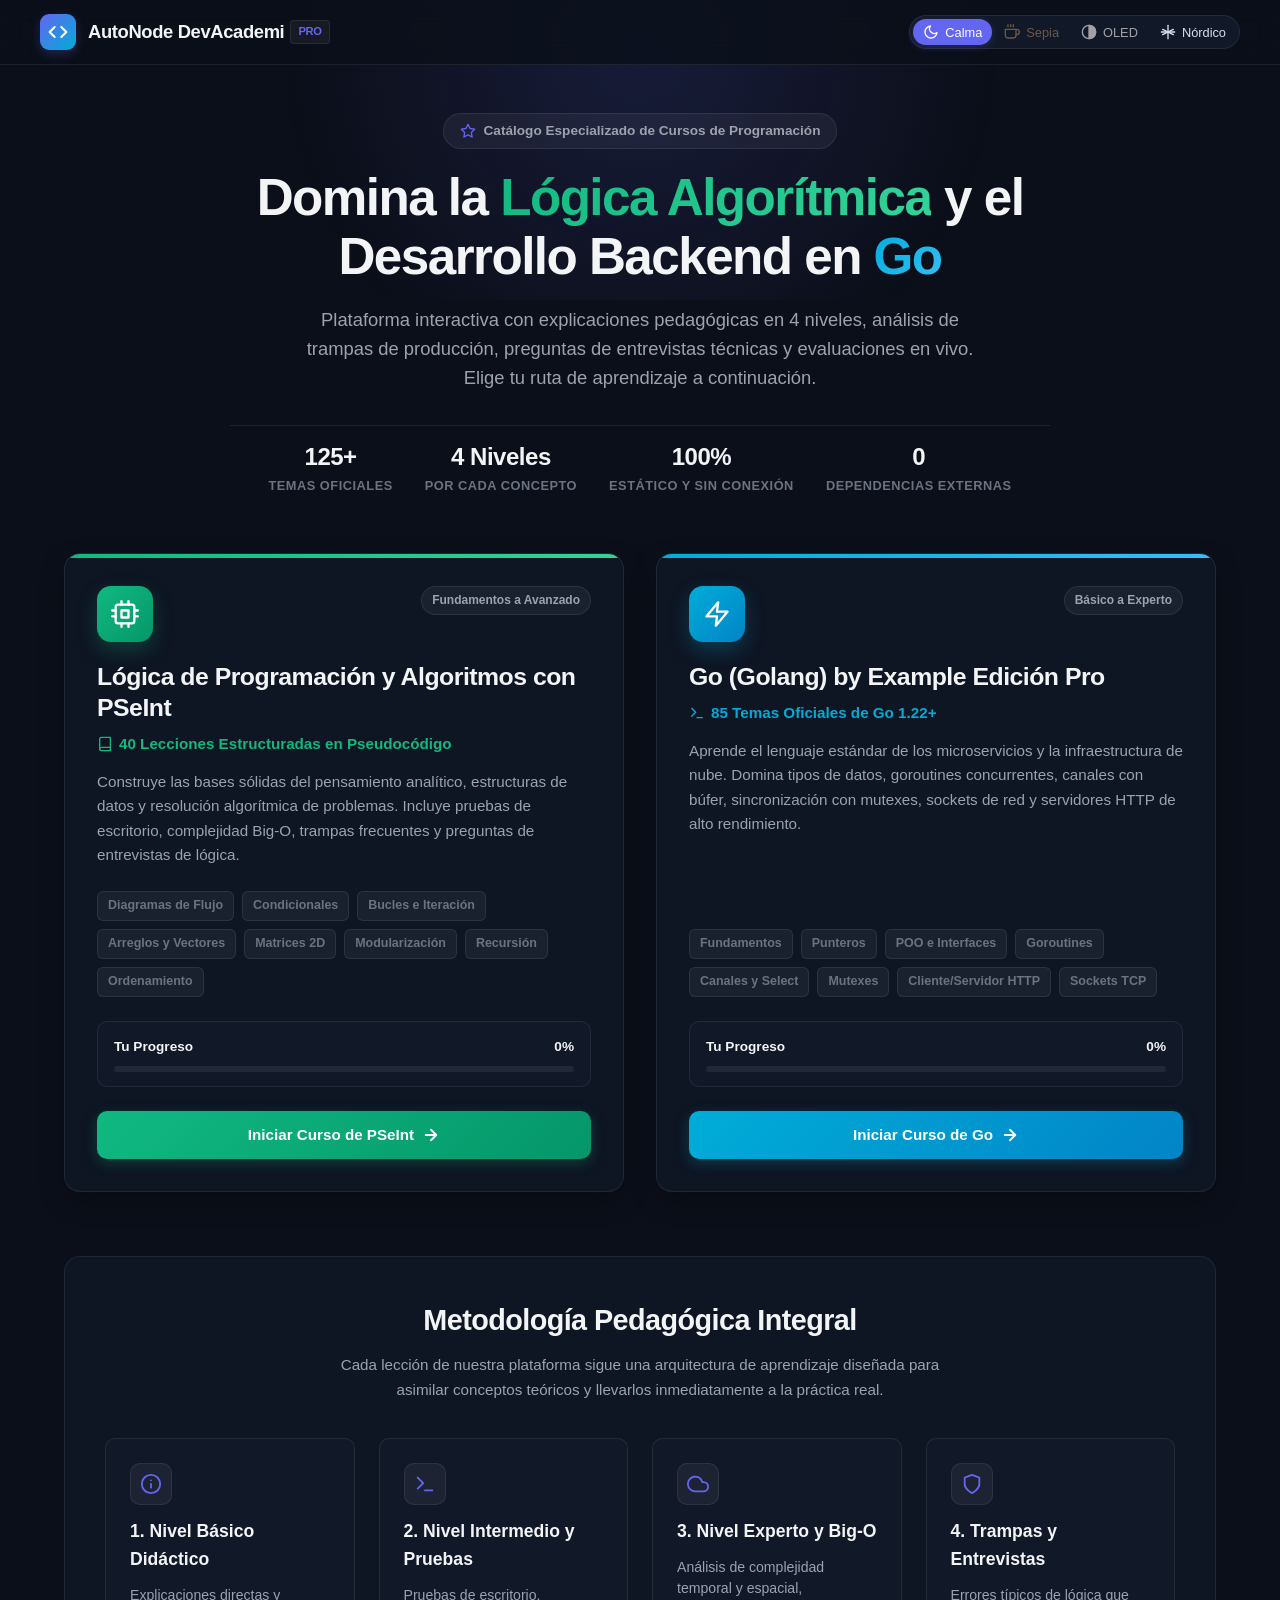
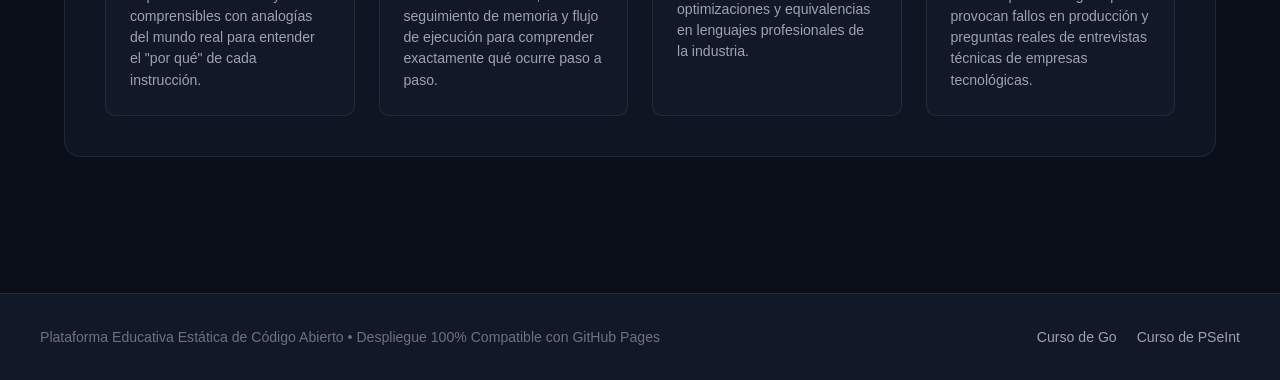
<file: index.html>
<!DOCTYPE html>
<html lang="es">
<head>
  <meta charset="UTF-8">
  <meta name="viewport" content="width=device-width, initial-scale=1.0">
  <title>Plataforma de Cursos Pro | Go y Lógica de Programación en PSeInt</title>
  
  <meta name="description" content="Plataforma interactiva de aprendizaje de programación: Cursos profesionales de Lógica de Programación con PSeInt y Go by Example Pro en español.">
  <meta name="keywords" content="pseint, logica de programacion, algoritmos, golang, go by example, pseudocodigo, programacion en español">
  
  <!-- Favicon y Estilos -->
  <link rel="icon" type="image/svg+xml" href="assets/favicon.svg">
  <link rel="stylesheet" href="css/portal.css?v=1.0">
</head>
<body>

  <!-- Encabezado Superior -->
  <header class="portal-header">
    <div class="portal-nav">
      <a href="index.html" class="brand-wrap">
        <div class="brand-icon">
          <svg aria-hidden="true" width="20" height="20" viewBox="0 0 24 24" fill="none" stroke="currentColor" stroke-width="2.5" stroke-linecap="round" stroke-linejoin="round">
            <polyline points="16 18 22 12 16 6"></polyline>
            <polyline points="8 6 2 12 8 18"></polyline>
          </svg>
        </div>
        <span class="brand-title">
          AutoNode DevAcademi <span class="brand-badge">Pro</span>
        </span>
      </a>

      <!-- Selector de Temas Visuales Antifatiga -->
      <div class="theme-selector-wrap" title="Selecciona un tema para descanso visual">
        <button class="theme-btn active" data-theme="slate" title="Modo Calma Nocturna">
          <svg aria-hidden="true" width="16" height="16" viewBox="0 0 24 24" fill="none" stroke="currentColor" stroke-width="2" stroke-linecap="round" stroke-linejoin="round"><path d="M21 12.79A9 9 0 1 1 11.21 3 7 7 0 0 0 21 12.79z"></path></svg>
          <span>Calma</span>
        </button>
        <button class="theme-btn" data-theme="sepia" title="Modo Sepia / Papel Cálido">
          <svg aria-hidden="true" width="16" height="16" viewBox="0 0 24 24" fill="none" stroke="currentColor" stroke-width="2" stroke-linecap="round" stroke-linejoin="round"><path d="M18 8h1a4 4 0 0 1 0 8h-1"></path><path d="M2 8h16v9a4 4 0 0 1-4 4H6a4 4 0 0 1-4-4V8z"></path><line x1="6" y1="1" x2="6" y2="4"></line><line x1="10" y1="1" x2="10" y2="4"></line><line x1="14" y1="1" x2="14" y2="4"></line></svg>
          <span>Sepia</span>
        </button>
        <button class="theme-btn" data-theme="oled" title="Modo OLED (Negro puro)">
          <svg aria-hidden="true" width="16" height="16" viewBox="0 0 24 24" fill="none" stroke="currentColor" stroke-width="2" stroke-linecap="round" stroke-linejoin="round"><circle cx="12" cy="12" r="10"></circle><path d="M12 2a10 10 0 0 1 0 20z" fill="currentColor"></path></svg>
          <span>OLED</span>
        </button>
        <button class="theme-btn" data-theme="nord" title="Modo Nórdico">
          <svg aria-hidden="true" width="16" height="16" viewBox="0 0 24 24" fill="none" stroke="currentColor" stroke-width="2" stroke-linecap="round" stroke-linejoin="round"><line x1="12" y1="2" x2="12" y2="22"></line><line x1="2" y1="12" x2="22" y2="12"></line><line x1="20" y1="16" x2="4" y2="8"></line><line x1="4" y1="16" x2="20" y2="8"></line></svg>
          <span>Nórdico</span>
        </button>
      </div>
    </div>
  </header>

  <!-- Contenedor Principal del Portal -->
  <main class="portal-main">
    
    <!-- Hero Section -->
    <section class="hero-section">
      <div class="hero-pill">
        <svg aria-hidden="true" width="16" height="16" viewBox="0 0 24 24" fill="none" stroke="currentColor" stroke-width="2" stroke-linecap="round" stroke-linejoin="round">
          <polygon points="12 2 15.09 8.26 22 9.27 17 14.14 18.18 21.02 12 17.77 5.82 21.02 7 14.14 2 9.27 8.91 8.26 12 2"></polygon>
        </svg>
        <span>Catálogo Especializado de Cursos de Programación</span>
      </div>

      <h1 class="hero-title">
        Domina la <span class="hero-highlight-pseint">Lógica Algorítmica</span> y el Desarrollo Backend en <span class="hero-highlight-go">Go</span>
      </h1>

      <p class="hero-description">
        Plataforma interactiva con explicaciones pedagógicas en 4 niveles, análisis de trampas de producción, preguntas de entrevistas técnicas y evaluaciones en vivo. Elige tu ruta de aprendizaje a continuación.
      </p>

      <!-- Métricas Globales -->
      <div class="hero-stats">
        <div class="stat-item">
          <span class="stat-num">125+</span>
          <span class="stat-lbl">Temas Oficiales</span>
        </div>
        <div class="stat-item">
          <span class="stat-num">4 Niveles</span>
          <span class="stat-lbl">Por Cada Concepto</span>
        </div>
        <div class="stat-item">
          <span class="stat-num">100%</span>
          <span class="stat-lbl">Estático y Sin Conexión</span>
        </div>
        <div class="stat-item">
          <span class="stat-num">0</span>
          <span class="stat-lbl">Dependencias Externas</span>
        </div>
      </div>
    </section>

    <!-- Catálogo de Cursos Disponibles -->
    <section class="courses-grid" id="cursos">
      
      <!-- TARJETA CURSO 1: LÓGICA DE PROGRAMACIÓN EN PSEINT -->
      <article class="course-card card-pseint">
        <div class="card-header">
          <div class="card-icon-wrap">
            <svg aria-hidden="true" width="28" height="28" viewBox="0 0 24 24" fill="none" stroke="currentColor" stroke-width="2" stroke-linecap="round" stroke-linejoin="round">
              <rect x="4" y="4" width="16" height="16" rx="2" ry="2"></rect>
              <rect x="9" y="9" width="6" height="6"></rect>
              <line x1="9" y1="1" x2="9" y2="4"></line>
              <line x1="15" y1="1" x2="15" y2="4"></line>
              <line x1="9" y1="20" x2="9" y2="23"></line>
              <line x1="15" y1="20" x2="15" y2="23"></line>
              <line x1="20" y1="9" x2="23" y2="9"></line>
              <line x1="20" y1="14" x2="23" y2="14"></line>
              <line x1="1" y1="9" x2="4" y2="9"></line>
              <line x1="1" y1="14" x2="4" y2="14"></line>
            </svg>
          </div>
          <span class="card-level-badge">Fundamentos a Avanzado</span>
        </div>

        <h2 class="card-title">Lógica de Programación y Algoritmos con PSeInt</h2>
        <div class="card-subtitle">
          <svg aria-hidden="true" width="16" height="16" viewBox="0 0 24 24" fill="none" stroke="currentColor" stroke-width="2" stroke-linecap="round" stroke-linejoin="round"><path d="M4 19.5A2.5 2.5 0 0 1 6.5 17H20"></path><path d="M6.5 2H20v20H6.5A2.5 2.5 0 0 1 4 19.5v-15A2.5 2.5 0 0 1 6.5 2z"></path></svg>
          <span>40 Lecciones Estructuradas en Pseudocódigo</span>
        </div>

        <p class="card-description">
          Construye las bases sólidas del pensamiento analítico, estructuras de datos y resolución algorítmica de problemas. Incluye pruebas de escritorio, complejidad Big-O, trampas frecuentes y preguntas de entrevistas de lógica.
        </p>

        <!-- Etiquetas de Tecnologías / Temas -->
        <div class="card-tags">
          <span class="card-tag">Diagramas de Flujo</span>
          <span class="card-tag">Condicionales</span>
          <span class="card-tag">Bucles e Iteración</span>
          <span class="card-tag">Arreglos y Vectores</span>
          <span class="card-tag">Matrices 2D</span>
          <span class="card-tag">Modularización</span>
          <span class="card-tag">Recursión</span>
          <span class="card-tag">Ordenamiento</span>
        </div>

        <!-- Barra de Progreso del Usuario -->
        <div class="card-progress-wrap">
          <div class="card-progress-info">
            <span>Tu Progreso</span>
            <span id="pseintProgressPct">0%</span>
          </div>
          <div class="card-progress-bar-bg">
            <div class="card-progress-bar-fill" id="pseintProgressBar" style="width: 0%;"></div>
          </div>
        </div>

        <!-- Botón de Entrada al Curso (Ruta relativa segura para GitHub Pages) -->
        <div class="card-actions">
          <a href="./pseint/index.html" class="btn-course-enter" id="btnEnterPseint">
            <span>Iniciar Curso de PSeInt</span>
            <svg aria-hidden="true" width="18" height="18" viewBox="0 0 24 24" fill="none" stroke="currentColor" stroke-width="2.5" stroke-linecap="round" stroke-linejoin="round">
              <line x1="5" y1="12" x2="19" y2="12"></line>
              <polyline points="12 5 19 12 12 19"></polyline>
            </svg>
          </a>
        </div>
      </article>

      <!-- TARJETA CURSO 2: GO BY EXAMPLE PRO -->
      <article class="course-card card-go">
        <div class="card-header">
          <div class="card-icon-wrap">
            <svg aria-hidden="true" width="28" height="28" viewBox="0 0 24 24" fill="none" stroke="currentColor" stroke-width="2" stroke-linecap="round" stroke-linejoin="round">
              <polygon points="13 2 3 14 12 14 11 22 21 10 12 10 13 2"></polygon>
            </svg>
          </div>
          <span class="card-level-badge">Básico a Experto</span>
        </div>

        <h2 class="card-title">Go (Golang) by Example Edición Pro</h2>
        <div class="card-subtitle">
          <svg aria-hidden="true" width="16" height="16" viewBox="0 0 24 24" fill="none" stroke="currentColor" stroke-width="2" stroke-linecap="round" stroke-linejoin="round"><polyline points="4 17 10 11 4 5"></polyline><line x1="12" y1="19" x2="20" y2="19"></line></svg>
          <span>85 Temas Oficiales de Go 1.22+</span>
        </div>

        <p class="card-description">
          Aprende el lenguaje estándar de los microservicios y la infraestructura de nube. Domina tipos de datos, goroutines concurrentes, canales con búfer, sincronización con mutexes, sockets de red y servidores HTTP de alto rendimiento.
        </p>

        <!-- Etiquetas de Tecnologías / Temas -->
        <div class="card-tags">
          <span class="card-tag">Fundamentos</span>
          <span class="card-tag">Punteros</span>
          <span class="card-tag">POO e Interfaces</span>
          <span class="card-tag">Goroutines</span>
          <span class="card-tag">Canales y Select</span>
          <span class="card-tag">Mutexes</span>
          <span class="card-tag">Cliente/Servidor HTTP</span>
          <span class="card-tag">Sockets TCP</span>
        </div>

        <!-- Barra de Progreso del Usuario -->
        <div class="card-progress-wrap">
          <div class="card-progress-info">
            <span>Tu Progreso</span>
            <span id="goProgressPct">0%</span>
          </div>
          <div class="card-progress-bar-bg">
            <div class="card-progress-bar-fill" id="goProgressBar" style="width: 0%;"></div>
          </div>
        </div>

        <!-- Botón de Entrada al Curso (Ruta relativa segura para GitHub Pages) -->
        <div class="card-actions">
          <a href="./golang/index.html" class="btn-course-enter" id="btnEnterGo">
            <span>Iniciar Curso de Go</span>
            <svg aria-hidden="true" width="18" height="18" viewBox="0 0 24 24" fill="none" stroke="currentColor" stroke-width="2.5" stroke-linecap="round" stroke-linejoin="round">
              <line x1="5" y1="12" x2="19" y2="12"></line>
              <polyline points="12 5 19 12 12 19"></polyline>
            </svg>
          </a>
        </div>
      </article>

    </section>

    <!-- Sección de Metodología de Aprendizaje -->
    <section class="methodology-section">
      <div class="section-header">
        <h3 class="section-title">Metodología Pedagógica Integral</h3>
        <p class="section-subtitle">
          Cada lección de nuestra plataforma sigue una arquitectura de aprendizaje diseñada para asimilar conceptos teóricos y llevarlos inmediatamente a la práctica real.
        </p>
      </div>

      <div class="pillars-grid">
        <div class="pillar-card">
          <div class="pillar-icon">
            <svg aria-hidden="true" width="22" height="22" viewBox="0 0 24 24" fill="none" stroke="currentColor" stroke-width="2" stroke-linecap="round" stroke-linejoin="round">
              <circle cx="12" cy="12" r="10"></circle>
              <path d="M12 16v-4"></path>
              <path d="M12 8h.01"></path>
            </svg>
          </div>
          <h4 class="pillar-title">1. Nivel Básico Didáctico</h4>
          <p class="pillar-desc">
            Explicaciones directas y comprensibles con analogías del mundo real para entender el "por qué" de cada instrucción.
          </p>
        </div>

        <div class="pillar-card">
          <div class="pillar-icon">
            <svg aria-hidden="true" width="22" height="22" viewBox="0 0 24 24" fill="none" stroke="currentColor" stroke-width="2" stroke-linecap="round" stroke-linejoin="round">
              <polyline points="4 17 10 11 4 5"></polyline>
              <line x1="12" y1="19" x2="20" y2="19"></line>
            </svg>
          </div>
          <h4 class="pillar-title">2. Nivel Intermedio y Pruebas</h4>
          <p class="pillar-desc">
            Pruebas de escritorio, seguimiento de memoria y flujo de ejecución para comprender exactamente qué ocurre paso a paso.
          </p>
        </div>

        <div class="pillar-card">
          <div class="pillar-icon">
            <svg aria-hidden="true" width="22" height="22" viewBox="0 0 24 24" fill="none" stroke="currentColor" stroke-width="2" stroke-linecap="round" stroke-linejoin="round">
              <path d="M18 10h-1.26A8 8 0 1 0 9 20h9a5 5 0 0 0 0-10z"></path>
            </svg>
          </div>
          <h4 class="pillar-title">3. Nivel Experto y Big-O</h4>
          <p class="pillar-desc">
            Análisis de complejidad temporal y espacial, optimizaciones y equivalencias en lenguajes profesionales de la industria.
          </p>
        </div>

        <div class="pillar-card">
          <div class="pillar-icon">
            <svg aria-hidden="true" width="22" height="22" viewBox="0 0 24 24" fill="none" stroke="currentColor" stroke-width="2" stroke-linecap="round" stroke-linejoin="round">
              <path d="M12 22s8-4 8-10V5l-8-3-8 3v7c0 6 8 10 8 10z"></path>
            </svg>
          </div>
          <h4 class="pillar-title">4. Trampas y Entrevistas</h4>
          <p class="pillar-desc">
            Errores típicos de lógica que provocan fallos en producción y preguntas reales de entrevistas técnicas de empresas tecnológicas.
          </p>
        </div>
      </div>
    </section>

  </main>

  <!-- Pie de Página -->
  <footer class="portal-footer">
    <div class="footer-inner">
      <span>Plataforma Educativa Estática de Código Abierto &bull; Despliegue 100% Compatible con GitHub Pages</span>
      <div class="footer-links">
        <a href="./golang/index.html" class="footer-link">Curso de Go</a>
        <a href="./pseint/index.html" class="footer-link">Curso de PSeInt</a>
      </div>
    </div>
  </footer>

  <!-- Lógica Interactiva del Portal -->
  <script src="js/portal.js?v=1.0"></script>
</body>
</html>
</file>
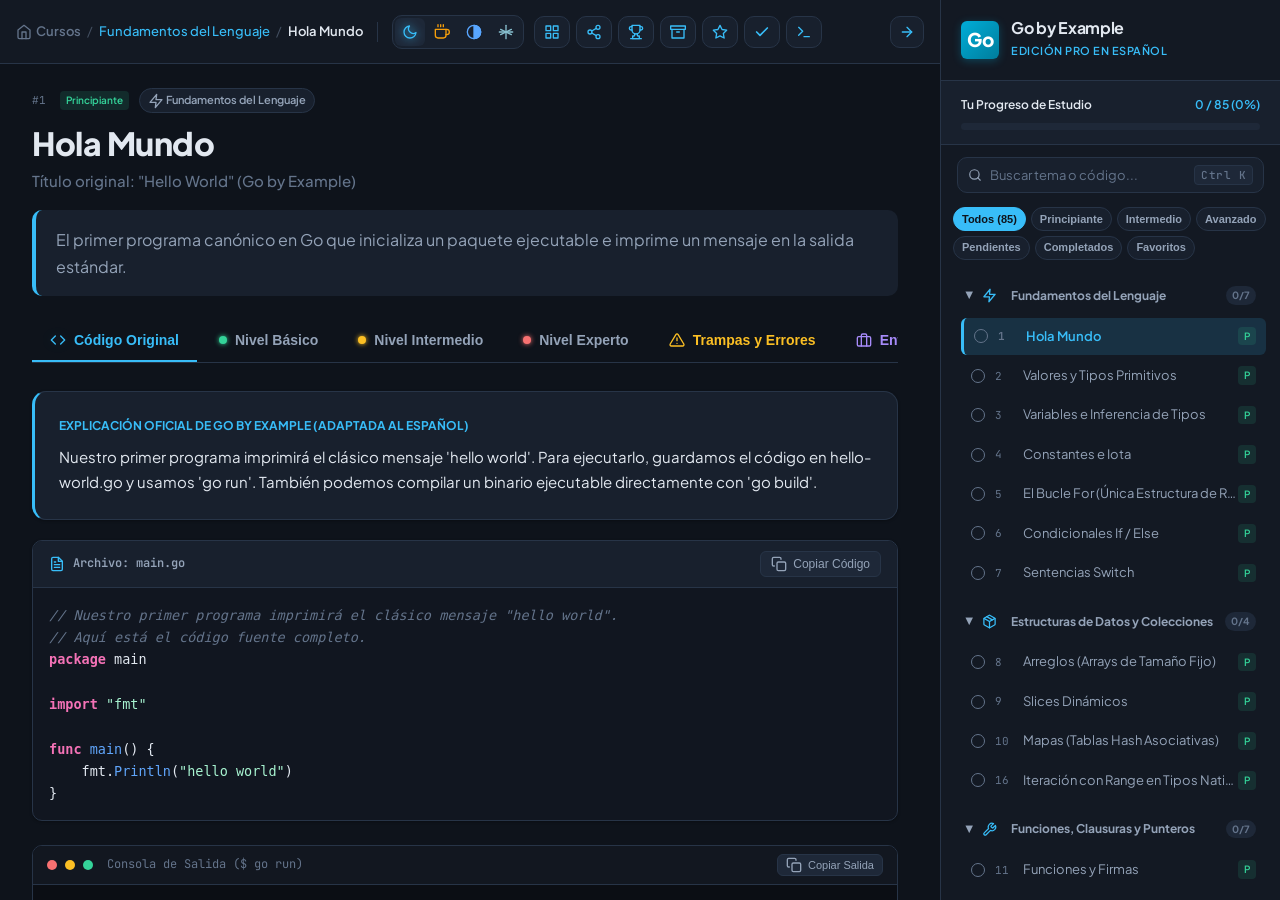
<file: golang/index.html>
<!DOCTYPE html>
<html lang="es">
<head>
  <meta charset="UTF-8">
  <meta name="viewport" content="width=device-width, initial-scale=1.0">
  <title>Go by Example en Español | Edición Pro Ampliada con Evaluaciones</title>
  <meta name="description" content="Aprende y domina Go (Golang) con los 85 ejemplos oficiales de Go by Example ampliados en español: explicaciones de nivel Básico, Intermedio y Experto, Gotchas de producción, preguntas de entrevistas FAANG, evaluaciones interactivas y modo offline.">
  <meta name="theme-color" content="#0e131b">
  
  <!-- Open Graph / Redes Sociales -->
  <meta property="og:type" content="website">
  <meta property="og:title" content="Go by Example en Español | Edición Pro Ampliada">
  <meta property="og:description" content="Plataforma de aprendizaje integral de Go con 85 temas, evaluaciones, niveles pedagógicos y gotchas de producción.">
  <meta property="og:image" content="assets/icon-512.svg">
  <meta name="twitter:card" content="summary_large_image">
  <meta name="twitter:title" content="Go by Example en Español (Edición Pro)">
  <meta name="twitter:description" content="85 temas completos de Go con ejercicios, niveles básico, intermedio y experto, y preguntas de entrevistas técnicas.">

  <!-- Manifest PWA para instalación Offline -->
  <link rel="manifest" href="manifest.json">
  <link rel="icon" type="image/svg+xml" href="assets/favicon.svg">
  <link rel="apple-touch-icon" href="assets/icon-192.svg">

  <!-- Google AdSense -->
  <script async src="https://pagead2.googlesyndication.com/pagead/js/adsbygoogle.js?client=ca-pub-2096109916903722"
     crossorigin="anonymous"></script>

  <link rel="stylesheet" href="css/styles.css?v=2.6">
</head>
<body>
  <div class="app-layout">
    
    <!-- ÁREA DE CONTENIDO PRINCIPAL -->
    <main class="main-wrapper">
      
      <!-- Topbar de Navegación y Herramientas (Botones anclados a la izquierda) -->
      <header class="topbar">
        <div class="topbar-left">
          <nav class="breadcrumbs" aria-label="Miga de pan">
            <a href="../index.html" class="bread-home-link" title="Ir al Catálogo de Cursos" style="color: var(--accent); text-decoration: none; font-weight: 600; display: inline-flex; align-items: center; gap: 4px;">
              <svg aria-hidden="true" class="icon-svg" xmlns="http://www.w3.org/2000/svg" width="14" height="14" viewBox="0 0 24 24" fill="none" stroke="currentColor" stroke-width="2" stroke-linecap="round" stroke-linejoin="round"><path d="m3 9 9-7 9 7v11a2 2 0 0 1-2 2H5a2 2 0 0 1-2-2z"></path><polyline points="9 22 9 12 15 12 15 22"></polyline></svg>
              <span>Cursos</span>
            </a>
            <span class="sep">/</span>
            <span class="badge-cat" id="breadCategory">Fundamentos</span>
            <span class="sep">/</span>
            <span class="current" id="breadCurrent">Hola Mundo</span>
          </nav>

          <div class="topbar-divider"></div>

          <!-- Selector de Temas Antifatiga Visual -->
          <div class="theme-selector-wrap" title="Selecciona un tema para descanso visual">
            <button class="theme-btn active" data-theme="slate" title="Modo Calma Nocturna (Pizarra oscura)">
              <svg aria-hidden="true" class="icon-svg" xmlns="http://www.w3.org/2000/svg" width="18" height="18" viewBox="0 0 24 24" fill="none" stroke="currentColor" stroke-width="2" stroke-linecap="round" stroke-linejoin="round"><path d="M21 12.79A9 9 0 1 1 11.21 3 7 7 0 0 0 21 12.79z"></path></svg>
              <span class="theme-name">Calma</span>
            </button>
            <button class="theme-btn" data-theme="sepia" title="Modo Sepia / Papel Cálido (Filtro de luz azul)">
              <svg aria-hidden="true" class="icon-svg" xmlns="http://www.w3.org/2000/svg" width="18" height="18" viewBox="0 0 24 24" fill="none" stroke="currentColor" stroke-width="2" stroke-linecap="round" stroke-linejoin="round"><path d="M18 8h1a4 4 0 0 1 0 8h-1"></path><path d="M2 8h16v9a4 4 0 0 1-4 4H6a4 4 0 0 1-4-4V8z"></path><line x1="6" y1="1" x2="6" y2="4"></line><line x1="10" y1="1" x2="10" y2="4"></line><line x1="14" y1="1" x2="14" y2="4"></line></svg>
              <span class="theme-name">Sepia</span>
            </button>
            <button class="theme-btn" data-theme="oled" title="Modo OLED (Negro absoluto)">
              <svg aria-hidden="true" class="icon-svg" xmlns="http://www.w3.org/2000/svg" width="18" height="18" viewBox="0 0 24 24" fill="none" stroke="currentColor" stroke-width="2" stroke-linecap="round" stroke-linejoin="round"><circle cx="12" cy="12" r="10"></circle><path d="M12 2a10 10 0 0 1 0 20z" fill="currentColor"></path></svg>
              <span class="theme-name">OLED</span>
            </button>
            <button class="theme-btn" data-theme="nord" title="Modo Gris Nórdico (Paleta Nord)">
              <svg aria-hidden="true" class="icon-svg" xmlns="http://www.w3.org/2000/svg" width="18" height="18" viewBox="0 0 24 24" fill="none" stroke="currentColor" stroke-width="2" stroke-linecap="round" stroke-linejoin="round"><line x1="12" y1="2" x2="12" y2="22"></line><line x1="2" y1="12" x2="22" y2="12"></line><line x1="20" y1="16" x2="4" y2="8"></line><line x1="4" y1="16" x2="20" y2="8"></line></svg>
              <span class="theme-name">Nórdico</span>
            </button>
          </div>

          <!-- Botones de Acción (Anclados a la izquierda junto a la navegación) -->
          <div class="topbar-actions-left">
            <a href="../index.html" class="action-btn" title="Volver al Catálogo de Cursos" style="text-decoration: none;">
              <svg aria-hidden="true" class="icon-svg" xmlns="http://www.w3.org/2000/svg" width="16" height="16" viewBox="0 0 24 24" fill="none" stroke="currentColor" stroke-width="2" stroke-linecap="round" stroke-linejoin="round"><rect x="3" y="3" width="7" height="7"></rect><rect x="14" y="3" width="7" height="7"></rect><rect x="14" y="14" width="7" height="7"></rect><rect x="3" y="14" width="7" height="7"></rect></svg>
              <span class="btn-label">Catálogo</span>
            </a>

            <button class="action-btn" id="btnShare" title="Copiar enlace directo con pestaña activa">
              <svg aria-hidden="true" class="icon-svg" xmlns="http://www.w3.org/2000/svg" width="16" height="16" viewBox="0 0 24 24" fill="none" stroke="currentColor" stroke-width="2" stroke-linecap="round" stroke-linejoin="round"><circle cx="18" cy="5" r="3"></circle><circle cx="6" cy="12" r="3"></circle><circle cx="18" cy="19" r="3"></circle><line x1="8.59" y1="13.51" x2="15.42" y2="17.49"></line><line x1="15.41" y1="6.51" x2="8.59" y2="10.49"></line></svg>
              <span class="btn-label">Compartir</span>
            </button>

            <button class="action-btn" id="btnStats" title="Ver métricas de estudio y diploma">
              <svg aria-hidden="true" class="icon-svg" xmlns="http://www.w3.org/2000/svg" width="16" height="16" viewBox="0 0 24 24" fill="none" stroke="currentColor" stroke-width="2" stroke-linecap="round" stroke-linejoin="round"><path d="M6 9H4.5a2.5 2.5 0 0 1 0-5H6"></path><path d="M18 9h1.5a2.5 2.5 0 0 0 0-5H18"></path><path d="M4 22h16"></path><path d="M10 14.66V17c0 .55-.45 1-1 1H7v4h10v-4h-2c-.55 0-1-.45-1-1v-2.34"></path><path d="M6 2h12v7a6 6 0 0 1-12 0V2z"></path></svg>
              <span class="btn-label">Métricas</span>
            </button>

            <button class="action-btn" id="btnBackup" title="Descargar o restaurar tu progreso">
              <svg aria-hidden="true" class="icon-svg" xmlns="http://www.w3.org/2000/svg" width="16" height="16" viewBox="0 0 24 24" fill="none" stroke="currentColor" stroke-width="2" stroke-linecap="round" stroke-linejoin="round"><polyline points="21 8 21 21 3 21 3 8"></polyline><rect x="1" y="3" width="22" height="5"></rect><line x1="10" y1="12" x2="14" y2="12"></line></svg>
              <span class="btn-label">Respaldo</span>
            </button>

            <button class="action-btn" id="btnToggleBookmark" title="Guardar en favoritos">
              <svg aria-hidden="true" class="icon-svg" xmlns="http://www.w3.org/2000/svg" width="16" height="16" viewBox="0 0 24 24" fill="none" stroke="currentColor" stroke-width="2" stroke-linecap="round" stroke-linejoin="round"><polygon points="12 2 15.09 8.26 22 9.27 17 14.14 18.18 21.02 12 17.77 5.82 21.02 7 14.14 2 9.27 8.91 8.26 12 2"></polygon></svg>
              <span class="btn-label">Favorito</span>
            </button>

            <button class="action-btn" id="btnToggleCompleted" title="Marcar como tema estudiado y completado">
              <svg aria-hidden="true" class="icon-svg" xmlns="http://www.w3.org/2000/svg" width="16" height="16" viewBox="0 0 24 24" fill="none" stroke="currentColor" stroke-width="2.5" stroke-linecap="round" stroke-linejoin="round"><polyline points="20 6 9 17 4 12"></polyline></svg>
              <span class="btn-label">Completar</span>
            </button>

            <button class="action-btn playground-btn" id="btnOpenPlayground" title="Abrir código en el área de pruebas oficial de Go">
              <svg aria-hidden="true" class="icon-svg" xmlns="http://www.w3.org/2000/svg" width="16" height="16" viewBox="0 0 24 24" fill="none" stroke="currentColor" stroke-width="2" stroke-linecap="round" stroke-linejoin="round"><polyline points="4 17 10 11 4 5"></polyline><line x1="12" y1="19" x2="20" y2="19"></line></svg>
              <span class="btn-label">Área de pruebas</span>
            </button>
          </div>
        </div>

        <div class="topbar-right">
          <!-- Botón Alternar Barra Lateral (a la derecha) -->
          <button class="menu-toggle-btn" id="menuToggleBtn" title="Alternar barra lateral (Ctrl+B)" aria-label="Alternar menú lateral">
            <svg aria-hidden="true" class="icon-svg" xmlns="http://www.w3.org/2000/svg" width="18" height="18" viewBox="0 0 24 24" fill="none" stroke="currentColor" stroke-width="2" stroke-linecap="round" stroke-linejoin="round"><line x1="3" y1="12" x2="21" y2="12"></line><line x1="3" y1="6" x2="21" y2="6"></line><line x1="3" y1="18" x2="21" y2="18"></line></svg>
          </button>
        </div>
      </header>

      <!-- Contenedor con Scroll del Artículo -->
      <div class="content-scrollable">
        <div class="content-inner">
          
          <!-- Encabezado del Tema -->
          <article class="topic-header">
            <div class="topic-meta">
              <span class="topic-num" id="topicNum">#1</span>
              <span class="topic-badge-difficulty badge-principiante" id="topicBadgeDifficulty">Principiante</span>
              <span class="chip-btn" id="topicBadgeCategory" style="cursor: default;">Fundamentos del Lenguaje</span>
            </div>

            <h1 class="topic-title-h1" id="topicTitle">Hola Mundo</h1>
            <div class="topic-title-en" id="topicTitleEn">Título original: "Hello World" (Go by Example)</div>
            <div class="topic-summary" id="topicSummary">
              El primer programa canónico en Go que inicializa un paquete ejecutable e imprime un mensaje en la salida estándar.
            </div>
          </article>

          <!-- Barra de Pestañas (Tabs) con Iconos SVG -->
          <nav class="tabs-container" role="tablist">
            <button class="tab-btn active" data-tab="code" role="tab">
              <svg aria-hidden="true" class="icon-svg" xmlns="http://www.w3.org/2000/svg" width="16" height="16" viewBox="0 0 24 24" fill="none" stroke="currentColor" stroke-width="2" stroke-linecap="round" stroke-linejoin="round"><polyline points="16 18 22 12 16 6"></polyline><polyline points="8 6 2 12 8 18"></polyline></svg>
              <span>Código Original</span>
            </button>
            <button class="tab-btn" data-tab="basic" role="tab">
              <span class="tab-indicator ind-basic"></span>
              <span>Nivel Básico</span>
            </button>
            <button class="tab-btn" data-tab="inter" role="tab">
              <span class="tab-indicator ind-inter"></span>
              <span>Nivel Intermedio</span>
            </button>
            <button class="tab-btn" data-tab="expert" role="tab">
              <span class="tab-indicator ind-expert"></span>
              <span>Nivel Experto</span>
            </button>
            <button class="tab-btn" data-tab="gotchas" role="tab" style="color: var(--accent-warning);">
              <svg aria-hidden="true" class="icon-svg" xmlns="http://www.w3.org/2000/svg" width="16" height="16" viewBox="0 0 24 24" fill="none" stroke="currentColor" stroke-width="2" stroke-linecap="round" stroke-linejoin="round"><path d="M10.29 3.86L1.82 18a2 2 0 0 0 1.71 3h16.94a2 2 0 0 0 1.71-3L13.71 3.86a2 2 0 0 0-3.42 0z"></path><line x1="12" y1="9" x2="12" y2="13"></line><line x1="12" y1="17" x2="12.01" y2="17"></line></svg>
              <span>Trampas y Errores</span>
            </button>
            <button class="tab-btn" data-tab="interview" role="tab" style="color: var(--accent-purple);">
              <svg aria-hidden="true" class="icon-svg" xmlns="http://www.w3.org/2000/svg" width="16" height="16" viewBox="0 0 24 24" fill="none" stroke="currentColor" stroke-width="2" stroke-linecap="round" stroke-linejoin="round"><rect x="2" y="7" width="20" height="14" rx="2" ry="2"></rect><path d="M16 21V5a2 2 0 0 0-2-2h-4a2 2 0 0 0-2 2v16"></path></svg>
              <span>Entrevistas Técnicas</span>
            </button>
            <button class="tab-btn" data-tab="eval" role="tab" style="color: var(--accent-primary);">
              <svg aria-hidden="true" class="icon-svg" xmlns="http://www.w3.org/2000/svg" width="16" height="16" viewBox="0 0 24 24" fill="none" stroke="currentColor" stroke-width="2" stroke-linecap="round" stroke-linejoin="round"><circle cx="12" cy="12" r="10"></circle><circle cx="12" cy="12" r="6"></circle><circle cx="12" cy="12" r="2"></circle></svg>
              <span>Ejercicio Práctico</span>
            </button>
            <button class="tab-btn" data-tab="links" role="tab">
              <svg aria-hidden="true" class="icon-svg" xmlns="http://www.w3.org/2000/svg" width="16" height="16" viewBox="0 0 24 24" fill="none" stroke="currentColor" stroke-width="2" stroke-linecap="round" stroke-linejoin="round"><path d="M4 19.5A2.5 2.5 0 0 1 6.5 17H20"></path><path d="M6.5 2H20v20H6.5A2.5 2.5 0 0 1 4 19.5v-15A2.5 2.5 0 0 1 6.5 2z"></path></svg>
              <span>Documentación y Enlaces</span>
            </button>
          </nav>

          <!-- PESTAÑA 1: CÓDIGO ORIGINAL Y EJECUCIÓN -->
          <section class="tab-content active" id="tab-code">
            <div class="level-card" style="margin-bottom: 20px; border-left: 3px solid var(--accent-primary);">
              <div style="font-size: 12px; font-weight: 700; color: var(--accent-primary); text-transform: uppercase; margin-bottom: 8px;">
                Explicación Oficial de Go by Example (Adaptada al Español)
              </div>
              <p id="originalDocText" style="font-size: 15px; color: var(--text-main); line-height: 1.7;">
                Cargando explicación original...
              </p>
            </div>

            <!-- Panel de Código Fuente de Go -->
            <div class="code-panel">
              <div class="code-header">
                <div class="code-title">
                  <svg aria-hidden="true" class="icon-svg" xmlns="http://www.w3.org/2000/svg" width="15" height="15" viewBox="0 0 24 24" fill="none" stroke="currentColor" stroke-width="2" stroke-linecap="round" stroke-linejoin="round"><path d="M14 2H6a2 2 0 0 0-2 2v16a2 2 0 0 0 2 2h12a2 2 0 0 0 2-2V8z"></path><polyline points="14 2 14 8 20 8"></polyline><line x1="16" y1="13" x2="8" y2="13"></line><line x1="16" y1="17" x2="8" y2="17"></line><polyline points="10 9 9 9 8 9"></polyline></svg>
                  <span>Archivo: main.go</span>
                </div>
                <div class="code-actions">
                  <button class="code-btn" id="btnCopyCode" title="Copiar código al portapapeles">
                    <svg aria-hidden="true" class="icon-svg" xmlns="http://www.w3.org/2000/svg" width="15" height="15" viewBox="0 0 24 24" fill="none" stroke="currentColor" stroke-width="2" stroke-linecap="round" stroke-linejoin="round"><rect x="9" y="9" width="13" height="13" rx="2" ry="2"></rect><path d="M5 15H4a2 2 0 0 1-2-2V4a2 2 0 0 1 2-2h9a2 2 0 0 1 2 2v1"></path></svg>
                    <span>Copiar Código</span>
                  </button>
                </div>
              </div>
              <div class="code-container" id="codeContainer">
                <pre><code>// Cargando código de Go...</code></pre>
              </div>
            </div>

            <!-- Panel de Ejecución en Terminal -->
            <div class="terminal-panel">
              <div class="terminal-header">
                <span class="terminal-dot dot-red"></span>
                <span class="terminal-dot dot-yellow"></span>
                <span class="terminal-dot dot-green"></span>
                <span style="margin-left: 6px;">Consola de Salida ($ go run)</span>
                <button class="code-btn" id="btnCopyTerminal" style="margin-left: auto; padding: 2px 8px; font-size: 11px;">
                  <svg aria-hidden="true" class="icon-svg" xmlns="http://www.w3.org/2000/svg" width="15" height="15" viewBox="0 0 24 24" fill="none" stroke="currentColor" stroke-width="2" stroke-linecap="round" stroke-linejoin="round"><rect x="9" y="9" width="13" height="13" rx="2" ry="2"></rect><path d="M5 15H4a2 2 0 0 1-2-2V4a2 2 0 0 1 2-2h9a2 2 0 0 1 2 2v1"></path></svg>
                  <span>Copiar Salida</span>
                </button>
              </div>
              <div class="terminal-body" id="terminalContainer">
                $ go run hello-world.go
                hello world
              </div>
            </div>
          </section>

          <!-- PESTAÑA 2: NIVEL BÁSICO -->
          <section class="tab-content" id="tab-basic">
            <div class="level-card">
              <div class="level-card-header">
                <div class="level-icon-badge badge-basic-color">
                  <svg aria-hidden="true" class="icon-svg" xmlns="http://www.w3.org/2000/svg" width="16" height="16" viewBox="0 0 24 24" fill="none" stroke="currentColor" stroke-width="2" stroke-linecap="round" stroke-linejoin="round"><polygon points="13 2 3 14 12 14 11 22 21 10 12 10 13 2"></polygon></svg>
                </div>
                <div>
                  <h3 class="level-card-title" id="basicTitle">Conceptos Fundamentales para Principiantes</h3>
                  <span style="font-size: 12px; color: var(--accent-success); font-weight: 600;">Para quien se inicia en Go o en la programación</span>
                </div>
              </div>
              <div class="level-card-body" id="basicContent"></div>
              <div class="keypoints-list">
                <div class="keypoints-title">Puntos Clave a Recordar</div>
                <ul id="basicKeypoints"></ul>
              </div>
            </div>
          </section>

          <!-- PESTAÑA 3: NIVEL INTERMEDIO -->
          <section class="tab-content" id="tab-inter">
            <div class="level-card">
              <div class="level-card-header">
                <div class="level-icon-badge badge-inter-color">
                  <svg aria-hidden="true" class="icon-svg" xmlns="http://www.w3.org/2000/svg" width="16" height="16" viewBox="0 0 24 24" fill="none" stroke="currentColor" stroke-width="2" stroke-linecap="round" stroke-linejoin="round"><polyline points="16 18 22 12 16 6"></polyline><polyline points="8 6 2 12 8 18"></polyline></svg>
                </div>
                <div>
                  <h3 class="level-card-title" id="interTitle">Mecanismos Internos y Buenas Prácticas</h3>
                  <span style="font-size: 12px; color: var(--accent-warning); font-weight: 600;">Para desarrolladores con experiencia y código idiomático</span>
                </div>
              </div>
              <div class="level-card-body" id="interContent"></div>
              <div class="keypoints-list" style="border-left-color: var(--accent-warning);">
                <div class="keypoints-title" style="color: var(--accent-warning);">Buenas Prácticas y Convenciones</div>
                <ul id="interKeypoints"></ul>
              </div>
            </div>
          </section>

          <!-- PESTAÑA 4: NIVEL EXPERTO -->
          <section class="tab-content" id="tab-expert">
            <div class="level-card">
              <div class="level-card-header">
                <div class="level-icon-badge badge-expert-color">
                  <svg aria-hidden="true" class="icon-svg" xmlns="http://www.w3.org/2000/svg" width="16" height="16" viewBox="0 0 24 24" fill="none" stroke="currentColor" stroke-width="2" stroke-linecap="round" stroke-linejoin="round"> <rect x="4" y="4" width="16" height="16" rx="2" ry="2"></rect> <rect x="9" y="9" width="6" height="6"></rect> <line x1="9" y1="1" x2="9" y2="4"></line> <line x1="15" y1="1" x2="15" y2="4"></line> <line x1="9" y1="20" x2="9" y2="23"></line> <line x1="15" y1="20" x2="15" y2="23"></line> <line x1="20" y1="9" x2="23" y2="9"></line> <line x1="20" y1="14" x2="23" y2="14"></line> <line x1="1" y1="9" x2="4" y2="9"></line> <line x1="1" y1="14" x2="4" y2="14"></line> </svg>
                </div>
                <div>
                  <h3 class="level-card-title" id="expertTitle">Bajo Nivel, Rendimiento e Internals</h3>
                  <span style="font-size: 12px; color: var(--accent-purple); font-weight: 600;">Para ingenieros senior, arquitectos y optimización de sistemas</span>
                </div>
              </div>
              <div class="level-card-body" id="expertContent"></div>
              <div class="keypoints-list" style="border-left-color: var(--accent-purple);">
                <div class="keypoints-title" style="color: var(--accent-purple);">Internals del Compilador y Runtime</div>
                <ul id="expertKeypoints"></ul>
              </div>
            </div>
          </section>

          <!-- NUEVA PESTAÑA 5: GOTCHAS Y ERRORES EN PRODUCCIÓN -->
          <section class="tab-content" id="tab-gotchas">
            <div class="level-card">
              <div class="level-card-header">
                <div class="level-icon-badge" style="background: var(--accent-warning-subtle); color: var(--accent-warning);">
                  <svg aria-hidden="true" class="icon-svg" xmlns="http://www.w3.org/2000/svg" width="16" height="16" viewBox="0 0 24 24" fill="none" stroke="currentColor" stroke-width="2" stroke-linecap="round" stroke-linejoin="round"><path d="M10.29 3.86L1.82 18a2 2 0 0 0 1.71 3h16.94a2 2 0 0 0 1.71-3L13.71 3.86a2 2 0 0 0-3.42 0z"></path><line x1="12" y1="9" x2="12" y2="13"></line><line x1="12" y1="17" x2="12.01" y2="17"></line></svg>
                </div>
                <div>
                  <h3 class="level-card-title">Trampas Clásicas, Anti-patrones y Errores Ocultos</h3>
                  <span style="font-size: 12px; color: var(--accent-warning); font-weight: 600;">Comportamientos inesperados que provocan caídas o fugas en producción</span>
                </div>
              </div>
              <div id="gotchasContainer">
                <!-- Renderizado dinámico -->
              </div>
              
              <div class="mental-model-box" id="mentalModelBox">
                <div class="mm-header">
                  <svg aria-hidden="true" class="icon-svg" xmlns="http://www.w3.org/2000/svg" width="16" height="16" viewBox="0 0 24 24" fill="none" stroke="currentColor" stroke-width="2" stroke-linecap="round" stroke-linejoin="round"><polygon points="13 2 3 14 12 14 11 22 21 10 12 10 13 2"></polygon></svg>
                  <span>Modelo Mental de Memoria y Flujo</span>
                </div>
                <div class="mm-content" id="mentalModelContent"></div>
              </div>
            </div>
          </section>

          <!-- NUEVA PESTAÑA 6: PREGUNTAS DE ENTREVISTA FAANG -->
          <section class="tab-content" id="tab-interview">
            <div class="level-card">
              <div class="level-card-header">
                <div class="level-icon-badge" style="background: var(--accent-purple-subtle); color: var(--accent-purple);">
                  <svg aria-hidden="true" class="icon-svg" xmlns="http://www.w3.org/2000/svg" width="16" height="16" viewBox="0 0 24 24" fill="none" stroke="currentColor" stroke-width="2" stroke-linecap="round" stroke-linejoin="round"><rect x="2" y="7" width="20" height="14" rx="2" ry="2"></rect><path d="M16 21V5a2 2 0 0 0-2-2h-4a2 2 0 0 0-2 2v16"></path></svg>
                </div>
                <div>
                  <h3 class="level-card-title">Preguntas Frecuentes en Entrevistas Técnicas (FAANG & Senior)</h3>
                  <span style="font-size: 12px; color: var(--accent-purple); font-weight: 600;">Preguntas de arquitectura, internals y casos de borde de entrevistas de trabajo</span>
                </div>
              </div>
              <div id="interviewsContainer" class="interviews-list">
                <!-- Renderizado dinámico -->
              </div>
            </div>
          </section>

          <!-- PESTAÑA 7: EJERCICIO DE EVALUACIÓN PRÁCTICO -->
          <section class="tab-content" id="tab-eval">
            <div class="eval-card">
              <div class="eval-header">
                <div class="level-icon-badge" style="background: var(--accent-primary-hover); color: #fff;">
                  <svg aria-hidden="true" class="icon-svg" xmlns="http://www.w3.org/2000/svg" width="16" height="16" viewBox="0 0 24 24" fill="none" stroke="currentColor" stroke-width="2" stroke-linecap="round" stroke-linejoin="round"><circle cx="12" cy="12" r="10"></circle><circle cx="12" cy="12" r="6"></circle><circle cx="12" cy="12" r="2"></circle></svg>
                </div>
                <h3 id="evalTitle">Reto de Evaluación Práctica</h3>
              </div>

              <div class="eval-statement" id="evalStatement">
                Consigna del ejercicio...
              </div>

              <div class="eval-editor-wrap">
                <div class="eval-editor-header">
                  <span>Tu Área de Práctica (Escribe y prueba tu código)</span>
                  <span>Sintaxis de Go 1.22+</span>
                </div>
                <textarea 
                  id="evalTextarea" 
                  class="eval-textarea" 
                  placeholder="// Escribe aquí tu código en Go..." 
                  spellcheck="false"
                ></textarea>
                <div class="eval-statusbar">
                  <span id="evalCursorPos">Línea 1, Col 1</span>
                  <span><kbd>Tab</kbd> = 4 espacios · Auto-indentación activa · Auto-cierre (), {}, []</span>
                </div>
              </div>

              <!-- Botones de Acción de Evaluación -->
              <div class="eval-actions-bar">
                <button class="action-btn" id="btnToggleHint" style="border-color: var(--accent-warning); color: var(--accent-warning);">
                  <svg aria-hidden="true" class="icon-svg" xmlns="http://www.w3.org/2000/svg" width="16" height="16" viewBox="0 0 24 24" fill="none" stroke="currentColor" stroke-width="2" stroke-linecap="round" stroke-linejoin="round"><line x1="9" y1="18" x2="15" y2="18"></line><line x1="10" y1="22" x2="14" y2="22"></line><path d="M15.09 14c.18-.98.65-1.74 1.41-2.5A4.65 4.65 0 0 0 18 8 6 6 0 0 0 6 8c0 1 .23 2.23 1.5 3.5A4.61 4.61 0 0 1 8.91 14"></path></svg>
                  <span>Ver Pista</span>
                </button>
                <button class="action-btn primary-action" id="btnValidateCode">
                  <svg aria-hidden="true" class="icon-svg" xmlns="http://www.w3.org/2000/svg" width="16" height="16" viewBox="0 0 24 24" fill="none" stroke="currentColor" stroke-width="2" stroke-linecap="round" stroke-linejoin="round"><circle cx="12" cy="12" r="10"></circle><circle cx="12" cy="12" r="6"></circle><circle cx="12" cy="12" r="2"></circle></svg>
                  <span>Evaluar y Analizar Código</span>
                </button>
                <button class="action-btn" id="btnRevealSolution" style="border-color: var(--accent-success); color: var(--accent-success);">
                  <svg aria-hidden="true" class="icon-svg" xmlns="http://www.w3.org/2000/svg" width="16" height="16" viewBox="0 0 24 24" fill="none" stroke="currentColor" stroke-width="2" stroke-linecap="round" stroke-linejoin="round"><path d="M12 2l3.09 6.26L22 9.27l-5 4.87 1.18 6.88L12 17.77l-6.18 3.25L7 14.14 2 9.27l6.91-1.01L12 2z"></path></svg>
                  <span>Revelar Solución Canónica</span>
                </button>
                <button class="action-btn" id="btnResetCode" title="Restaurar plantilla inicial del reto">
                  <svg aria-hidden="true" class="icon-svg" xmlns="http://www.w3.org/2000/svg" width="15" height="15" viewBox="0 0 24 24" fill="none" stroke="currentColor" stroke-width="2" stroke-linecap="round" stroke-linejoin="round"><polyline points="23 4 23 10 17 10"></polyline><polyline points="1 20 1 14 7 14"></polyline><path d="M3.51 9a9 9 0 0 1 14.85-3.36L23 10M1 14l4.64 4.36A9 9 0 0 0 20.49 15"></path></svg>
                  <span>Reiniciar</span>
                </button>
                <button class="action-btn" id="btnPlaygroundEval" style="border-color: #00ADD8; color: #00ADD8;">
                  <svg aria-hidden="true" class="icon-svg" xmlns="http://www.w3.org/2000/svg" width="16" height="16" viewBox="0 0 24 24" fill="none" stroke="currentColor" stroke-width="2" stroke-linecap="round" stroke-linejoin="round"><polyline points="4 17 10 11 4 5"></polyline><line x1="12" y1="19" x2="20" y2="19"></line></svg>
                  <span>Área de pruebas</span>
                </button>
              </div>

              <!-- Caja de Validación Inteligente (Oculta por defecto) -->
              <div class="validation-box" id="validationBox" style="display: none;"></div>

              <!-- Caja de Pista (Oculta por defecto) -->
              <div class="hint-box" id="hintBox"></div>

              <!-- Caja de Solución Revelada (Oculta por defecto) -->
              <div class="solution-box" id="solutionBox">
                <div style="font-size: 16px; font-weight: 700; color: var(--accent-success); margin-bottom: 12px; display: flex; align-items: center; gap: 8px;">
                  <svg aria-hidden="true" class="icon-svg" xmlns="http://www.w3.org/2000/svg" width="16" height="16" viewBox="0 0 24 24" fill="none" stroke="currentColor" stroke-width="2" stroke-linecap="round" stroke-linejoin="round"><path d="M12 2l3.09 6.26L22 9.27l-5 4.87 1.18 6.88L12 17.77l-6.18 3.25L7 14.14 2 9.27l6.91-1.01L12 2z"></path></svg>
                  <span>Solución Canónica en Go</span>
                </div>
                
                <div class="code-panel">
                  <div class="code-header">
                    <div class="code-title">
                      <svg aria-hidden="true" class="icon-svg" xmlns="http://www.w3.org/2000/svg" width="15" height="15" viewBox="0 0 24 24" fill="none" stroke="currentColor" stroke-width="2" stroke-linecap="round" stroke-linejoin="round"><path d="M14 2H6a2 2 0 0 0-2 2v16a2 2 0 0 0 2 2h12a2 2 0 0 0 2-2V8z"></path><polyline points="14 2 14 8 20 8"></polyline><line x1="16" y1="13" x2="8" y2="13"></line><line x1="16" y1="17" x2="8" y2="17"></line><polyline points="10 9 9 9 8 9"></polyline></svg>
                      <span>Archivo: solucion.go</span>
                    </div>
                  </div>
                  <div class="code-container" id="solutionCode">
                    <pre><code>// Solución en Go...</code></pre>
                  </div>
                </div>

                <div class="solution-explanation" id="solutionExplanation">
                  Explicación de la solución...
                </div>
              </div>

            </div>
          </section>

          <!-- PESTAÑA 8: ENLACES EXTERNOS Y DOCUMENTACIÓN OFICIAL -->
          <section class="tab-content" id="tab-links">
            <div style="margin-bottom: 20px;">
              <h3 style="font-size: 20px; font-weight: 700; margin-bottom: 6px;">Recursos Externos y Enlaces Oficiales</h3>
              <p style="color: var(--text-muted); font-size: 14px;">
                Acceso directo a la documentación oficial de Go (go.dev), la especificación del lenguaje, paquetes estándar y tutoriales recomendados para este tema.
              </p>
            </div>

            <div class="external-links-grid" id="externalLinksGrid">
              <!-- Renderizado dinámico desde app.js -->
            </div>
          </section>

          <!-- Barra Inferior de Navegación (Anterior / Siguiente) -->
          <footer class="bottom-nav">
            <a href="#" class="nav-target-btn" id="btnNavPrev">
              <span class="nav-target-label">
                <svg aria-hidden="true" class="icon-svg" xmlns="http://www.w3.org/2000/svg" width="16" height="16" viewBox="0 0 24 24" fill="none" stroke="currentColor" stroke-width="2" stroke-linecap="round" stroke-linejoin="round"><line x1="19" y1="12" x2="5" y2="12"></line><polyline points="12 19 5 12 12 5"></polyline></svg>
                <span>Tema Anterior</span>
              </span>
              <span class="nav-target-title" id="prevTitleText">Hola Mundo</span>
            </a>

            <a href="#" class="nav-target-btn" id="btnNavNext" style="text-align: right; margin-left: auto;">
              <span class="nav-target-label">
                <span>Tema Siguiente</span>
                <svg aria-hidden="true" class="icon-svg" xmlns="http://www.w3.org/2000/svg" width="16" height="16" viewBox="0 0 24 24" fill="none" stroke="currentColor" stroke-width="2" stroke-linecap="round" stroke-linejoin="round"><line x1="5" y1="12" x2="19" y2="12"></line><polyline points="12 5 19 12 12 19"></polyline></svg>
              </span>
              <span class="nav-target-title" id="nextTitleText">Valores</span>
            </a>
          </footer>

        </div>
      </div>

    </main>

    <!-- BARRA LATERAL A LA DERECHA (SIDEBAR) -->
    <aside class="sidebar" id="sidebar">
      
      <!-- Cabecera de la Marca -->
      <div class="sidebar-header">
        <a href="#" class="brand">
          <div class="brand-logo">Go</div>
          <div class="brand-text">
            <h1>Go by Example</h1>
            <span>Edición Pro en Español</span>
          </div>
        </a>
      </div>

      <!-- Barra de Progreso Global -->
      <div class="progress-widget">
        <div class="progress-header">
          <span>Tu Progreso de Estudio</span>
          <span class="progress-count" id="progressCount">0 / 85 (0%)</span>
        </div>
        <div class="progress-bar-bg">
          <div class="progress-bar-fill" id="progressBarFill"></div>
        </div>
      </div>

      <!-- Buscador Rápido -->
      <div class="search-box-wrapper">
        <div class="search-box" id="sidebarSearchTrigger" title="Haz clic o presiona Ctrl+K para abrir la paleta de comandos">
          <svg aria-hidden="true" class="icon-svg search-icon" xmlns="http://www.w3.org/2000/svg" width="16" height="16" viewBox="0 0 24 24" fill="none" stroke="currentColor" stroke-width="2" stroke-linecap="round" stroke-linejoin="round"><circle cx="11" cy="11" r="8"></circle><line x1="21" y1="21" x2="16.65" y2="16.65"></line></svg>
          <input 
            type="text" 
            id="searchInput" 
            class="search-input" 
            placeholder="Buscar tema o código..." 
            autocomplete="off"
            spellcheck="false"
          >
          <kbd class="search-kbd">Ctrl K</kbd>
        </div>
      </div>

      <!-- Filtros por Chip -->
      <div class="filter-chips">
        <button class="chip-btn active" data-filter="all">Todos (85)</button>
        <button class="chip-btn" data-filter="principiante">Principiante</button>
        <button class="chip-btn" data-filter="intermedio">Intermedio</button>
        <button class="chip-btn" data-filter="avanzado">Avanzado</button>
        <button class="chip-btn" data-filter="pendientes">Pendientes</button>
        <button class="chip-btn" data-filter="completados">Completados</button>
        <button class="chip-btn" data-filter="favoritos">Favoritos</button>
      </div>

      <!-- Lista de Temas por Categoría -->
      <nav class="topics-nav" id="topicsNav">
        <!-- Renderizado dinámico desde app.js -->
      </nav>

    </aside>

  </div>

  <!-- MODAL: COMMAND PALETTE GLOBAL (Ctrl+K) -->
  <div class="modal-overlay" id="commandPaletteModal" style="display: none;">
    <div class="command-palette">
      <div class="cp-header">
        <svg aria-hidden="true" class="icon-svg cp-icon" xmlns="http://www.w3.org/2000/svg" width="16" height="16" viewBox="0 0 24 24" fill="none" stroke="currentColor" stroke-width="2" stroke-linecap="round" stroke-linejoin="round"><polygon points="13 2 3 14 12 14 11 22 21 10 12 10 13 2"></polygon></svg>
        <input 
          type="text" 
          id="cpInput" 
          class="cp-input" 
          placeholder="Escribe un comando o busca entre los 85 temas..." 
          autocomplete="off" 
          spellcheck="false"
        >
        <kbd class="cp-esc-badge" id="btnCpClose">Esc</kbd>
      </div>
      <div class="cp-results" id="cpResults">
        <!-- Renderizado reactivo desde app.js -->
      </div>
      <div class="cp-footer">
        <span><kbd>↑</kbd> <kbd>↓</kbd> Navegar</span>
        <span><kbd>↵</kbd> Seleccionar</span>
        <span><kbd>Esc</kbd> Cerrar</span>
      </div>
    </div>
  </div>

  <!-- MODAL: RESPALDO DE PROGRESO (EXPORTAR / IMPORTAR JSON) -->
  <div class="modal-overlay" id="backupModal" style="display: none;">
    <div class="modal-card">
      <div class="modal-header">
        <h3>
          <svg aria-hidden="true" class="icon-svg" xmlns="http://www.w3.org/2000/svg" width="16" height="16" viewBox="0 0 24 24" fill="none" stroke="currentColor" stroke-width="2" stroke-linecap="round" stroke-linejoin="round"><polyline points="21 8 21 21 3 21 3 8"></polyline><rect x="1" y="3" width="22" height="5"></rect><line x1="10" y1="12" x2="14" y2="12"></line></svg>
          <span>Respaldo de Progreso (100% Privado)</span>
        </h3>
        <button class="modal-close-btn" id="btnCloseBackup">
          <svg aria-hidden="true" class="icon-svg" xmlns="http://www.w3.org/2000/svg" width="16" height="16" viewBox="0 0 24 24" fill="none" stroke="currentColor" stroke-width="2" stroke-linecap="round" stroke-linejoin="round"><line x1="18" y1="6" x2="6" y2="18"></line><line x1="6" y1="6" x2="18" y2="18"></line></svg>
        </button>
      </div>
      <div class="modal-body">
        <p style="color: var(--text-muted); font-size: 14px; margin-bottom: 20px; line-height: 1.6;">
          Tu avance de estudio se almacena de forma segura y privada en este navegador. Descarga tu archivo de respaldo en formato JSON para guardar tus temas completados, marcadores y transferirlos a otro dispositivo.
        </p>
        <div class="backup-actions-grid">
          <button class="action-btn primary-action" id="btnExportProgress" style="justify-content: center; padding: 12px;">
            <svg aria-hidden="true" class="icon-svg" xmlns="http://www.w3.org/2000/svg" width="16" height="16" viewBox="0 0 24 24" fill="none" stroke="currentColor" stroke-width="2" stroke-linecap="round" stroke-linejoin="round"><path d="M21 15v4a2 2 0 0 1-2 2H5a2 2 0 0 1-2-2v-4"></path><polyline points="7 10 12 15 17 10"></polyline><line x1="12" y1="15" x2="12" y2="3"></line></svg>
            <span>Descargar Respaldo (.json)</span>
          </button>
          <label class="action-btn" style="justify-content: center; padding: 12px; cursor: pointer; border-color: var(--accent-primary); color: var(--accent-primary);">
            <svg aria-hidden="true" class="icon-svg" xmlns="http://www.w3.org/2000/svg" width="16" height="16" viewBox="0 0 24 24" fill="none" stroke="currentColor" stroke-width="2" stroke-linecap="round" stroke-linejoin="round"><path d="M21 15v4a2 2 0 0 1-2 2H5a2 2 0 0 1-2-2v-4"></path><polyline points="17 8 12 3 7 8"></polyline><line x1="12" y1="3" x2="12" y2="15"></line></svg>
            <span>Cargar Respaldo (.json)</span>
            <input type="file" id="importFileInput" accept=".json" style="display: none;">
          </label>
        </div>
        <hr style="border: none; border-top: 1px solid var(--border-color); margin: 24px 0;">
        <div style="display: flex; justify-content: space-between; align-items: center; gap: 12px;">
          <div>
            <div style="font-weight: 600; color: var(--accent-danger); font-size: 14px;">Reiniciar Progreso</div>
            <div style="font-size: 12px; color: var(--text-dim);">Limpia todos los temas completados y favoritos guardados</div>
          </div>
          <button class="action-btn" id="btnResetProgress" style="border-color: var(--accent-danger); color: var(--accent-danger);">
            <svg aria-hidden="true" class="icon-svg" xmlns="http://www.w3.org/2000/svg" width="16" height="16" viewBox="0 0 24 24" fill="none" stroke="currentColor" stroke-width="2" stroke-linecap="round" stroke-linejoin="round"><polyline points="3 6 5 6 21 6"></polyline><path d="M19 6v14a2 2 0 0 1-2 2H7a2 2 0 0 1-2-2V6m3 0V4a2 2 0 0 1 2-2h4a2 2 0 0 1 2 2v2"></path></svg>
            <span>Reiniciar</span>
          </button>
        </div>
      </div>
    </div>
  </div>

  <!-- MODAL: MÉTRICAS DE APRENDIZAJE Y CERTIFICADO -->
  <div class="modal-overlay" id="statsModal" style="display: none;">
    <div class="modal-card modal-lg">
      <div class="modal-header">
        <h3>
          <svg aria-hidden="true" class="icon-svg" xmlns="http://www.w3.org/2000/svg" width="16" height="16" viewBox="0 0 24 24" fill="none" stroke="currentColor" stroke-width="2" stroke-linecap="round" stroke-linejoin="round"><path d="M6 9H4.5a2.5 2.5 0 0 1 0-5H6"></path><path d="M18 9h1.5a2.5 2.5 0 0 0 0-5H18"></path><path d="M4 22h16"></path><path d="M10 14.66V17c0 .55-.45 1-1 1H7v4h10v-4h-2c-.55 0-1-.45-1-1v-2.34"></path><path d="M6 2h12v7a6 6 0 0 1-12 0V2z"></path></svg>
          <span>Métricas de Aprendizaje y Certificación</span>
        </h3>
        <button class="modal-close-btn" id="btnCloseStats">
          <svg aria-hidden="true" class="icon-svg" xmlns="http://www.w3.org/2000/svg" width="16" height="16" viewBox="0 0 24 24" fill="none" stroke="currentColor" stroke-width="2" stroke-linecap="round" stroke-linejoin="round"><line x1="18" y1="6" x2="6" y2="18"></line><line x1="6" y1="6" x2="18" y2="18"></line></svg>
        </button>
      </div>
      <div class="modal-body">
        <div class="stats-overview-grid">
          <div class="stat-box">
            <div class="stat-val" id="statCompletedNum">0 / 85</div>
            <div class="stat-lbl">Temas Completados</div>
          </div>
          <div class="stat-box">
            <div class="stat-val" id="statPercentNum">0%</div>
            <div class="stat-lbl">Dominio Global</div>
          </div>
          <div class="stat-box">
            <div class="stat-val" id="statBookmarksNum">0</div>
            <div class="stat-lbl">Favoritos Guardados</div>
          </div>
          <div class="stat-box">
            <div class="stat-val" id="statEstHours">0 h</div>
            <div class="stat-lbl">Horas de Estudio Est.</div>
          </div>
        </div>

        <div class="stats-diff-breakdown" id="statsDiffBreakdown">
          <!-- Desglose por dificultad dinámico -->
        </div>

        <div class="certificate-section">
          <h4 style="margin-bottom: 6px; font-size: 16px;">
            <svg aria-hidden="true" class="icon-svg" xmlns="http://www.w3.org/2000/svg" width="16" height="16" viewBox="0 0 24 24" fill="none" stroke="currentColor" stroke-width="2" stroke-linecap="round" stroke-linejoin="round"><path d="M12 2l3.09 6.26L22 9.27l-5 4.87 1.18 6.88L12 17.77l-6.18 3.25L7 14.14 2 9.27l6.91-1.01L12 2z"></path></svg>
            <span>Certificado Digital de Finalización</span>
          </h4>
          <p style="color: var(--text-muted); font-size: 13px; margin-bottom: 14px;">
            Genera un diploma oficial en alta resolución listo para compartir en LinkedIn, Twitter o tu portafolio personal.
          </p>
          <div class="cert-input-row">
            <input 
              type="text" 
              id="certUserName" 
              class="search-input" 
              placeholder="Ingresa tu nombre y apellido..." 
              style="max-width: 320px;"
            >
            <button class="action-btn primary-action" id="btnGenerateCert">
              <svg aria-hidden="true" class="icon-svg" xmlns="http://www.w3.org/2000/svg" width="16" height="16" viewBox="0 0 24 24" fill="none" stroke="currentColor" stroke-width="2" stroke-linecap="round" stroke-linejoin="round"><circle cx="13.5" cy="6.5" r=".5"></circle><circle cx="17.5" cy="10.5" r=".5"></circle><circle cx="8.5" cy="7.5" r=".5"></circle><circle cx="6.5" cy="12.5" r=".5"></circle><path d="M12 2C6.5 2 2 6.5 2 12s4.5 10 10 10c.926 0 1.648-.746 1.648-1.688 0-.437-.18-.835-.437-1.125-.29-.289-.438-.652-.438-1.125a1.64 1.64 0 0 1 1.668-1.668h1.996c3.051 0 5.563-2.512 5.563-5.563C22 6.5 17.5 2 12 2z"></path></svg>
              <span>Generar Diploma</span>
            </button>
          </div>
          <div class="cert-canvas-wrap" id="certCanvasWrap" style="display: none; margin-top: 16px;">
            <canvas id="certCanvas" width="960" height="540" style="max-width: 100%; border-radius: 8px; border: 1px solid var(--border-color); box-shadow: var(--shadow-md);"></canvas>
            <div style="margin-top: 12px; display: flex; gap: 10px;">
              <button class="action-btn" id="btnDownloadCert" style="border-color: var(--accent-success); color: var(--accent-success);">
                <svg aria-hidden="true" class="icon-svg" xmlns="http://www.w3.org/2000/svg" width="16" height="16" viewBox="0 0 24 24" fill="none" stroke="currentColor" stroke-width="2" stroke-linecap="round" stroke-linejoin="round"><path d="M21 15v4a2 2 0 0 1-2 2H5a2 2 0 0 1-2-2v-4"></path><polyline points="7 10 12 15 17 10"></polyline><line x1="12" y1="15" x2="12" y2="3"></line></svg>
                <span>Descargar Diploma (PNG)</span>
              </button>
            </div>
          </div>
        </div>
      </div>
    </div>
  </div>

  <!-- Píldora de Estado Offline -->
  <div class="offline-pill" id="offlinePill" style="display: none;">
    <svg aria-hidden="true" class="icon-svg" xmlns="http://www.w3.org/2000/svg" width="16" height="16" viewBox="0 0 24 24" fill="none" stroke="currentColor" stroke-width="2" stroke-linecap="round" stroke-linejoin="round"><line x1="1" y1="1" x2="23" y2="23"></line><path d="M16.72 11.06A10.94 10.94 0 0 1 19 12.55"></path><path d="M5 12.55a10.94 10.94 0 0 1 5.17-2.39"></path><path d="M10.71 5.05A16 16 0 0 1 22.58 9"></path><path d="M1.42 9a15.91 15.91 0 0 1 4.7-2.88"></path><path d="M8.53 16.11a6 6 0 0 1 6.95 0"></path><line x1="12" y1="20" x2="12.01" y2="20"></line></svg>
    <span>Modo sin conexión activo (Disponible de forma local)</span>
  </div>

  <!-- Contenedor Flotante de Toasts de Notificación -->
  <div class="toast-container" id="toastContainer"></div>

  <!-- Scripts -->
  <script src="js/icons.js?v=2.6"></script>
  <script src="js/topics-data.js?v=2.6"></script>
  <script src="js/gotchas-interviews.js?v=2.6"></script>
  <script src="js/app.js?v=2.6"></script>
</body>
</html>
</file>
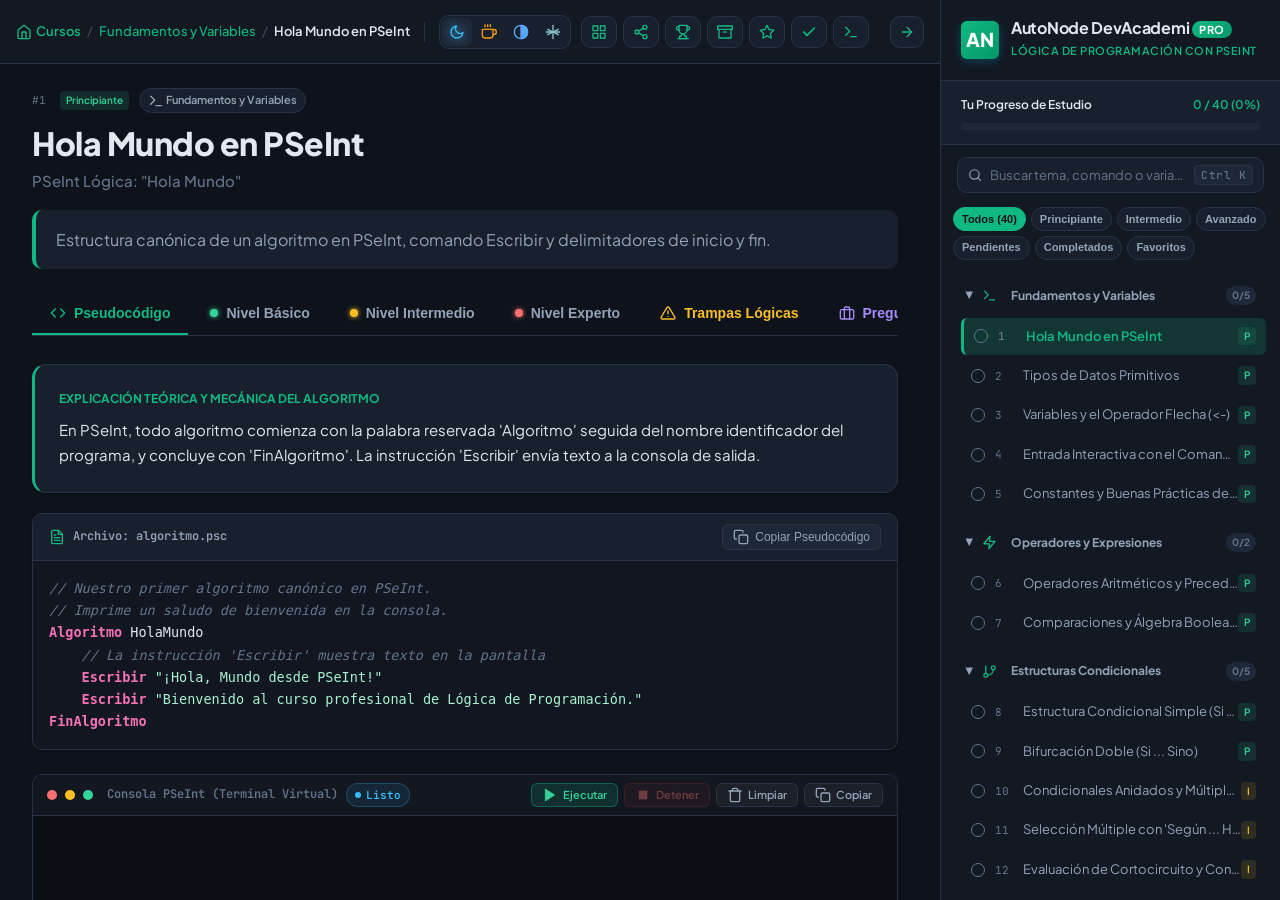
<file: pseint/index.html>
<!DOCTYPE html>
<html lang="es">
<head>
  <meta charset="UTF-8">
  <meta name="viewport" content="width=device-width, initial-scale=1.0">
  <title>Lógica de Programación y Algoritmos con PSeInt | Edición Pro</title>
  <meta name="description" content="Curso interactivo completo de Lógica de Programación y Algoritmos con PSeInt: 40 temas estructurados, pseudocódigo riguroso, pruebas de escritorio, análisis Big-O, ejercicios prácticos y modo offline.">
  <meta name="theme-color" content="#0e131b">
  
  <!-- Open Graph / Redes Sociales -->
  <meta property="og:type" content="website">
  <meta property="og:title" content="Lógica de Programación y Algoritmos con PSeInt | Edición Pro">
  <meta property="og:description" content="Aprende pensamiento computacional y domina algoritmos paso a paso con 40 lecciones completas y evaluaciones interactivas.">
  <meta property="og:image" content="assets/icon-512.svg">
  <meta name="twitter:card" content="summary_large_image">
  <meta name="twitter:title" content="Curso Completo de PSeInt y Lógica de Programación">
  <meta name="twitter:description" content="40 temas con explicaciones en 3 niveles, trampas clásicas de lógica y simulador interactivo de pseudocódigo.">

  <!-- Manifest PWA para instalación Offline -->
  <link rel="manifest" href="manifest.json">
  <link rel="icon" type="image/svg+xml" href="assets/favicon.svg">
  <link rel="apple-touch-icon" href="assets/icon-192.svg">

  <link rel="stylesheet" href="css/styles.css?v=2.6">
</head>
<body>
  <div class="app-layout">
    
    <!-- ÁREA DE CONTENIDO PRINCIPAL -->
    <main class="main-wrapper">
      
      <!-- Topbar de Navegación y Herramientas (Botones anclados a la izquierda) -->
      <header class="topbar">
        <div class="topbar-left">
          <nav class="breadcrumbs" aria-label="Miga de pan">
            <a href="../index.html" class="bread-home-link" title="Ir al Catálogo de Cursos" style="color: var(--accent-primary); text-decoration: none; font-weight: 600; display: inline-flex; align-items: center; gap: 4px;">
              <svg aria-hidden="true" class="icon-svg" xmlns="http://www.w3.org/2000/svg" width="14" height="14" viewBox="0 0 24 24" fill="none" stroke="currentColor" stroke-width="2" stroke-linecap="round" stroke-linejoin="round"><path d="m3 9 9-7 9 7v11a2 2 0 0 1-2 2H5a2 2 0 0 1-2-2z"></path><polyline points="9 22 9 12 15 12 15 22"></polyline></svg>
              <span>Cursos</span>
            </a>
            <span class="sep">/</span>
            <span class="badge-cat" id="breadCategory">Fundamentos y Variables</span>
            <span class="sep">/</span>
            <span class="current" id="breadCurrent">Hola Mundo</span>
          </nav>

          <div class="topbar-divider"></div>

          <!-- Selector de Temas Antifatiga Visual -->
          <div class="theme-selector-wrap" title="Selecciona un tema para descanso visual">
            <button class="theme-btn active" data-theme="slate" title="Modo Calma Nocturna (Pizarra oscura)">
              <svg aria-hidden="true" class="icon-svg" xmlns="http://www.w3.org/2000/svg" width="18" height="18" viewBox="0 0 24 24" fill="none" stroke="currentColor" stroke-width="2" stroke-linecap="round" stroke-linejoin="round"><path d="M21 12.79A9 9 0 1 1 11.21 3 7 7 0 0 0 21 12.79z"></path></svg>
              <span class="theme-name">Calma</span>
            </button>
            <button class="theme-btn" data-theme="sepia" title="Modo Sepia / Papel Cálido (Filtro de luz azul)">
              <svg aria-hidden="true" class="icon-svg" xmlns="http://www.w3.org/2000/svg" width="18" height="18" viewBox="0 0 24 24" fill="none" stroke="currentColor" stroke-width="2" stroke-linecap="round" stroke-linejoin="round"><path d="M18 8h1a4 4 0 0 1 0 8h-1"></path><path d="M2 8h16v9a4 4 0 0 1-4 4H6a4 4 0 0 1-4-4V8z"></path><line x1="6" y1="1" x2="6" y2="4"></line><line x1="10" y1="1" x2="10" y2="4"></line><line x1="14" y1="1" x2="14" y2="4"></line></svg>
              <span class="theme-name">Sepia</span>
            </button>
            <button class="theme-btn" data-theme="oled" title="Modo OLED (Negro absoluto)">
              <svg aria-hidden="true" class="icon-svg" xmlns="http://www.w3.org/2000/svg" width="18" height="18" viewBox="0 0 24 24" fill="none" stroke="currentColor" stroke-width="2" stroke-linecap="round" stroke-linejoin="round"><circle cx="12" cy="12" r="10"></circle><path d="M12 2a10 10 0 0 1 0 20z" fill="currentColor"></path></svg>
              <span class="theme-name">OLED</span>
            </button>
            <button class="theme-btn" data-theme="nord" title="Modo Gris Nórdico (Paleta Nord)">
              <svg aria-hidden="true" class="icon-svg" xmlns="http://www.w3.org/2000/svg" width="18" height="18" viewBox="0 0 24 24" fill="none" stroke="currentColor" stroke-width="2" stroke-linecap="round" stroke-linejoin="round"><line x1="12" y1="2" x2="12" y2="22"></line><line x1="2" y1="12" x2="22" y2="12"></line><line x1="20" y1="16" x2="4" y2="8"></line><line x1="4" y1="16" x2="20" y2="8"></line></svg>
              <span class="theme-name">Nórdico</span>
            </button>
          </div>

          <!-- Botones de Acción (Anclados a la izquierda junto a la navegación) -->
          <div class="topbar-actions-left">
            <a href="../index.html" class="action-btn" title="Volver al Catálogo de Cursos" style="text-decoration: none;">
              <svg aria-hidden="true" class="icon-svg" xmlns="http://www.w3.org/2000/svg" width="16" height="16" viewBox="0 0 24 24" fill="none" stroke="currentColor" stroke-width="2" stroke-linecap="round" stroke-linejoin="round"><rect x="3" y="3" width="7" height="7"></rect><rect x="14" y="3" width="7" height="7"></rect><rect x="14" y="14" width="7" height="7"></rect><rect x="3" y="14" width="7" height="7"></rect></svg>
              <span class="btn-label">Catálogo</span>
            </a>

            <button class="action-btn" id="btnShare" title="Copiar enlace directo con pestaña activa">
              <svg aria-hidden="true" class="icon-svg" xmlns="http://www.w3.org/2000/svg" width="16" height="16" viewBox="0 0 24 24" fill="none" stroke="currentColor" stroke-width="2" stroke-linecap="round" stroke-linejoin="round"><circle cx="18" cy="5" r="3"></circle><circle cx="6" cy="12" r="3"></circle><circle cx="18" cy="19" r="3"></circle><line x1="8.59" y1="13.51" x2="15.42" y2="17.49"></line><line x1="15.41" y1="6.51" x2="8.59" y2="10.49"></line></svg>
              <span class="btn-label">Compartir</span>
            </button>

            <button class="action-btn" id="btnStats" title="Ver métricas de estudio y diploma">
              <svg aria-hidden="true" class="icon-svg" xmlns="http://www.w3.org/2000/svg" width="16" height="16" viewBox="0 0 24 24" fill="none" stroke="currentColor" stroke-width="2" stroke-linecap="round" stroke-linejoin="round"><path d="M6 9H4.5a2.5 2.5 0 0 1 0-5H6"></path><path d="M18 9h1.5a2.5 2.5 0 0 0 0-5H18"></path><path d="M4 22h16"></path><path d="M10 14.66V17c0 .55-.45 1-1 1H7v4h10v-4h-2c-.55 0-1-.45-1-1v-2.34"></path><path d="M6 2h12v7a6 6 0 0 1-12 0V2z"></path></svg>
              <span class="btn-label">Métricas</span>
            </button>

            <button class="action-btn" id="btnBackup" title="Descargar o restaurar tu progreso">
              <svg aria-hidden="true" class="icon-svg" xmlns="http://www.w3.org/2000/svg" width="16" height="16" viewBox="0 0 24 24" fill="none" stroke="currentColor" stroke-width="2" stroke-linecap="round" stroke-linejoin="round"><polyline points="21 8 21 21 3 21 3 8"></polyline><rect x="1" y="3" width="22" height="5"></rect><line x1="10" y1="12" x2="14" y2="12"></line></svg>
              <span class="btn-label">Respaldo</span>
            </button>

            <button class="action-btn" id="btnToggleBookmark" title="Guardar en favoritos">
              <svg aria-hidden="true" class="icon-svg" xmlns="http://www.w3.org/2000/svg" width="16" height="16" viewBox="0 0 24 24" fill="none" stroke="currentColor" stroke-width="2" stroke-linecap="round" stroke-linejoin="round"><polygon points="12 2 15.09 8.26 22 9.27 17 14.14 18.18 21.02 12 17.77 5.82 21.02 7 14.14 2 9.27 8.91 8.26 12 2"></polygon></svg>
              <span class="btn-label">Favorito</span>
            </button>

            <button class="action-btn" id="btnToggleCompleted" title="Marcar como tema estudiado y completado">
              <svg aria-hidden="true" class="icon-svg" xmlns="http://www.w3.org/2000/svg" width="16" height="16" viewBox="0 0 24 24" fill="none" stroke="currentColor" stroke-width="2.5" stroke-linecap="round" stroke-linejoin="round"><polyline points="20 6 9 17 4 12"></polyline></svg>
              <span class="btn-label">Completar</span>
            </button>

            <button class="action-btn playground-btn" id="btnOpenPlayground" title="Abrir simulador de ejecución de pseudocódigo">
              <svg aria-hidden="true" class="icon-svg" xmlns="http://www.w3.org/2000/svg" width="16" height="16" viewBox="0 0 24 24" fill="none" stroke="currentColor" stroke-width="2" stroke-linecap="round" stroke-linejoin="round"><polyline points="4 17 10 11 4 5"></polyline><line x1="12" y1="19" x2="20" y2="19"></line></svg>
              <span class="btn-label">Simulador</span>
            </button>
          </div>
        </div>

        <div class="topbar-right">
          <!-- Botón Alternar Barra Lateral (a la derecha) -->
          <button class="menu-toggle-btn" id="menuToggleBtn" title="Alternar barra lateral (Ctrl+B)" aria-label="Alternar menú lateral">
            <svg aria-hidden="true" class="icon-svg" xmlns="http://www.w3.org/2000/svg" width="18" height="18" viewBox="0 0 24 24" fill="none" stroke="currentColor" stroke-width="2" stroke-linecap="round" stroke-linejoin="round"><line x1="3" y1="12" x2="21" y2="12"></line><line x1="3" y1="6" x2="21" y2="6"></line><line x1="3" y1="18" x2="21" y2="18"></line></svg>
          </button>
        </div>
      </header>

      <!-- Contenedor con Scroll del Artículo -->
      <div class="content-scrollable">
        <div class="content-inner">
          
          <!-- Encabezado del Tema -->
          <article class="topic-header">
            <div class="topic-meta">
              <span class="topic-num" id="topicNum">#1</span>
              <span class="topic-badge-difficulty badge-principiante" id="topicBadgeDifficulty">Principiante</span>
              <span class="chip-btn" id="topicBadgeCategory" style="cursor: default;">Fundamentos y Variables</span>
            </div>

            <h1 class="topic-title-h1" id="topicTitle">Hola Mundo</h1>
            <div class="topic-title-en" id="topicTitleEn">Fundamentos de Pseudocódigo PSeInt</div>
            <div class="topic-summary" id="topicSummary">
              El primer algoritmo canónico para comprender la estructura de un algoritmo, el bloque Algoritmo...FinAlgoritmo y la instrucción de salida por consola Escribir.
            </div>
          </article>

          <!-- Barra de Pestañas (Tabs) con Iconos SVG -->
          <nav class="tabs-container" role="tablist">
            <button class="tab-btn active" data-tab="code" role="tab">
              <svg aria-hidden="true" class="icon-svg" xmlns="http://www.w3.org/2000/svg" width="16" height="16" viewBox="0 0 24 24" fill="none" stroke="currentColor" stroke-width="2" stroke-linecap="round" stroke-linejoin="round"><polyline points="16 18 22 12 16 6"></polyline><polyline points="8 6 2 12 8 18"></polyline></svg>
              <span>Pseudocódigo</span>
            </button>
            <button class="tab-btn" data-tab="basic" role="tab">
              <span class="tab-indicator ind-basic"></span>
              <span>Nivel Básico</span>
            </button>
            <button class="tab-btn" data-tab="inter" role="tab">
              <span class="tab-indicator ind-inter"></span>
              <span>Nivel Intermedio</span>
            </button>
            <button class="tab-btn" data-tab="expert" role="tab">
              <span class="tab-indicator ind-expert"></span>
              <span>Nivel Experto</span>
            </button>
            <button class="tab-btn" data-tab="gotchas" role="tab" style="color: var(--accent-warning);">
              <svg aria-hidden="true" class="icon-svg" xmlns="http://www.w3.org/2000/svg" width="16" height="16" viewBox="0 0 24 24" fill="none" stroke="currentColor" stroke-width="2" stroke-linecap="round" stroke-linejoin="round"><path d="M10.29 3.86L1.82 18a2 2 0 0 0 1.71 3h16.94a2 2 0 0 0 1.71-3L13.71 3.86a2 2 0 0 0-3.42 0z"></path><line x1="12" y1="9" x2="12" y2="13"></line><line x1="12" y1="17" x2="12.01" y2="17"></line></svg>
              <span>Trampas Lógicas</span>
            </button>
            <button class="tab-btn" data-tab="interview" role="tab" style="color: var(--accent-purple);">
              <svg aria-hidden="true" class="icon-svg" xmlns="http://www.w3.org/2000/svg" width="16" height="16" viewBox="0 0 24 24" fill="none" stroke="currentColor" stroke-width="2" stroke-linecap="round" stroke-linejoin="round"><rect x="2" y="7" width="20" height="14" rx="2" ry="2"></rect><path d="M16 21V5a2 2 0 0 0-2-2h-4a2 2 0 0 0-2 2v16"></path></svg>
              <span>Preguntas Algorítmicas</span>
            </button>
            <button class="tab-btn" data-tab="eval" role="tab" style="color: var(--accent-primary);">
              <svg aria-hidden="true" class="icon-svg" xmlns="http://www.w3.org/2000/svg" width="16" height="16" viewBox="0 0 24 24" fill="none" stroke="currentColor" stroke-width="2" stroke-linecap="round" stroke-linejoin="round"><circle cx="12" cy="12" r="10"></circle><circle cx="12" cy="12" r="6"></circle><circle cx="12" cy="12" r="2"></circle></svg>
              <span>Reto Práctico</span>
            </button>
            <button class="tab-btn" data-tab="links" role="tab">
              <svg aria-hidden="true" class="icon-svg" xmlns="http://www.w3.org/2000/svg" width="16" height="16" viewBox="0 0 24 24" fill="none" stroke="currentColor" stroke-width="2" stroke-linecap="round" stroke-linejoin="round"><path d="M4 19.5A2.5 2.5 0 0 1 6.5 17H20"></path><path d="M6.5 2H20v20H6.5A2.5 2.5 0 0 1 4 19.5v-15A2.5 2.5 0 0 1 6.5 2z"></path></svg>
              <span>Recursos y Enlaces</span>
            </button>
          </nav>

          <!-- PESTAÑA 1: CÓDIGO ORIGINAL Y EJECUCIÓN -->
          <section class="tab-content active" id="tab-code">
            <div class="level-card" style="margin-bottom: 20px; border-left: 3px solid var(--accent-primary);">
              <div style="font-size: 12px; font-weight: 700; color: var(--accent-primary); text-transform: uppercase; margin-bottom: 8px;">
                Explicación Teórica y Mecánica del Algoritmo
              </div>
              <p id="originalDocText" style="font-size: 15px; color: var(--text-main); line-height: 1.7;">
                Cargando explicación del algoritmo...
              </p>
            </div>

            <!-- Panel de Código Fuente Pseudocódigo -->
            <div class="code-panel">
              <div class="code-header">
                <div class="code-title">
                  <svg aria-hidden="true" class="icon-svg" xmlns="http://www.w3.org/2000/svg" width="15" height="15" viewBox="0 0 24 24" fill="none" stroke="currentColor" stroke-width="2" stroke-linecap="round" stroke-linejoin="round"><path d="M14 2H6a2 2 0 0 0-2 2v16a2 2 0 0 0 2 2h12a2 2 0 0 0 2-2V8z"></path><polyline points="14 2 14 8 20 8"></polyline><line x1="16" y1="13" x2="8" y2="13"></line><line x1="16" y1="17" x2="8" y2="17"></line><polyline points="10 9 9 9 8 9"></polyline></svg>
                  <span>Archivo: algoritmo.psc</span>
                </div>
                <div class="code-actions">
                  <button class="code-btn" id="btnCopyCode" title="Copiar pseudocódigo al portapapeles">
                    <svg aria-hidden="true" class="icon-svg" xmlns="http://www.w3.org/2000/svg" width="15" height="15" viewBox="0 0 24 24" fill="none" stroke="currentColor" stroke-width="2" stroke-linecap="round" stroke-linejoin="round"><rect x="9" y="9" width="13" height="13" rx="2" ry="2"></rect><path d="M5 15H4a2 2 0 0 1-2-2V4a2 2 0 0 1 2-2h9a2 2 0 0 1 2 2v1"></path></svg>
                    <span>Copiar Pseudocódigo</span>
                  </button>
                </div>
              </div>
              <div class="code-container" id="codeContainer">
                <pre><code>// Cargando pseudocódigo en PSeInt...</code></pre>
              </div>
            </div>

            <!-- Panel de Ejecución en Terminal -->
            <div class="terminal-panel" id="terminalPanel">
              <div class="terminal-header">
                <span class="terminal-dot dot-red"></span>
                <span class="terminal-dot dot-yellow"></span>
                <span class="terminal-dot dot-green"></span>
                <span style="margin-left: 6px; font-weight: 600;">Consola PSeInt (Terminal Virtual)</span>
                <span class="terminal-status-badge" id="terminalStatusBadge">
                  <span class="term-pulse-dot"></span>
                  <span id="terminalStatusText">Listo</span>
                </span>
                
                <div class="terminal-actions-group">
                  <button class="terminal-btn terminal-btn-run" id="btnRunTerminal" title="Ejecutar el pseudocódigo en la consola virtual">
                    <svg aria-hidden="true" class="icon-svg" xmlns="http://www.w3.org/2000/svg" width="13" height="13" viewBox="0 0 24 24" fill="currentColor"><polygon points="5 3 19 12 5 21 5 3"></polygon></svg>
                    <span>Ejecutar</span>
                  </button>
                  <button class="terminal-btn terminal-btn-stop" id="btnStopTerminal" title="Detener ejecución en curso" disabled>
                    <svg aria-hidden="true" class="icon-svg" xmlns="http://www.w3.org/2000/svg" width="13" height="13" viewBox="0 0 24 24" fill="currentColor"><rect x="6" y="6" width="12" height="12"></rect></svg>
                    <span>Detener</span>
                  </button>
                  <button class="terminal-btn" id="btnClearTerminal" title="Limpiar salida de la consola">
                    <svg aria-hidden="true" class="icon-svg" xmlns="http://www.w3.org/2000/svg" width="13" height="13" viewBox="0 0 24 24" fill="none" stroke="currentColor" stroke-width="2" stroke-linecap="round" stroke-linejoin="round"><polyline points="3 6 5 6 21 6"></polyline><path d="M19 6v14a2 2 0 0 1-2 2H7a2 2 0 0 1-2-2V6m3 0V4a2 2 0 0 1 2-2h4a2 2 0 0 1 2 2v2"></path></svg>
                    <span>Limpiar</span>
                  </button>
                  <button class="terminal-btn" id="btnCopyTerminal" title="Copiar texto de la consola">
                    <svg aria-hidden="true" class="icon-svg" xmlns="http://www.w3.org/2000/svg" width="13" height="13" viewBox="0 0 24 24" fill="none" stroke="currentColor" stroke-width="2" stroke-linecap="round" stroke-linejoin="round"><rect x="9" y="9" width="13" height="13" rx="2" ry="2"></rect><path d="M5 15H4a2 2 0 0 1-2-2V4a2 2 0 0 1 2-2h9a2 2 0 0 1 2 2v1"></path></svg>
                    <span>Copiar</span>
                  </button>
                </div>
              </div>
              <div class="terminal-body" id="terminalContainer">
                <div class="term-line-system">*** Consola PSeInt Virtual VM Lista ***</div>
                <div class="term-line-output">Presiona "Ejecutar" o el botón "Simulador" para iniciar el algoritmo.</div>
              </div>
            </div>
          </section>

          <!-- PESTAÑA 2: NIVEL BÁSICO -->
          <section class="tab-content" id="tab-basic">
            <div class="level-card">
              <div class="level-card-header">
                <div class="level-icon-badge badge-basic-color">
                  <svg aria-hidden="true" class="icon-svg" xmlns="http://www.w3.org/2000/svg" width="16" height="16" viewBox="0 0 24 24" fill="none" stroke="currentColor" stroke-width="2" stroke-linecap="round" stroke-linejoin="round"><polygon points="13 2 3 14 12 14 11 22 21 10 12 10 13 2"></polygon></svg>
                </div>
                <div>
                  <h3 class="level-card-title" id="basicTitle">Analogía Visual y Conceptos Fundamentales</h3>
                  <span style="font-size: 12px; color: var(--accent-success); font-weight: 600;">Para quien se inicia en el pensamiento lógico y algorítmico</span>
                </div>
              </div>
              <div class="level-card-body" id="basicContent"></div>
              <div class="keypoints-list">
                <div class="keypoints-title">Puntos Clave a Recordar</div>
                <ul id="basicKeypoints"></ul>
              </div>
            </div>
          </section>

          <!-- PESTAÑA 3: NIVEL INTERMEDIO -->
          <section class="tab-content" id="tab-inter">
            <div class="level-card">
              <div class="level-card-header">
                <div class="level-icon-badge badge-inter-color">
                  <svg aria-hidden="true" class="icon-svg" xmlns="http://www.w3.org/2000/svg" width="16" height="16" viewBox="0 0 24 24" fill="none" stroke="currentColor" stroke-width="2" stroke-linecap="round" stroke-linejoin="round"><polyline points="16 18 22 12 16 6"></polyline><polyline points="8 6 2 12 8 18"></polyline></svg>
                </div>
                <div>
                  <h3 class="level-card-title" id="interTitle">Prueba de Escritorio y Mecánica de Variables</h3>
                  <span style="font-size: 12px; color: var(--accent-warning); font-weight: 600;">Rastreo manual de memoria, tablas de estados y flujo secuencial</span>
                </div>
              </div>
              <div class="level-card-body" id="interContent"></div>
              <div class="keypoints-list" style="border-left-color: var(--accent-warning);">
                <div class="keypoints-title" style="color: var(--accent-warning);">Mapeo y Tabla de Traza</div>
                <ul id="interKeypoints"></ul>
              </div>
            </div>
          </section>

          <!-- PESTAÑA 4: NIVEL EXPERTO -->
          <section class="tab-content" id="tab-expert">
            <div class="level-card">
              <div class="level-card-header">
                <div class="level-icon-badge badge-expert-color">
                  <svg aria-hidden="true" class="icon-svg" xmlns="http://www.w3.org/2000/svg" width="16" height="16" viewBox="0 0 24 24" fill="none" stroke="currentColor" stroke-width="2" stroke-linecap="round" stroke-linejoin="round"><rect x="4" y="4" width="16" height="16" rx="2" ry="2"></rect><rect x="9" y="9" width="6" height="6"></rect><line x1="9" y1="1" x2="9" y2="4"></line><line x1="15" y1="1" x2="15" y2="4"></line><line x1="9" y1="20" x2="9" y2="23"></line><line x1="15" y1="20" x2="15" y2="23"></line><line x1="20" y1="9" x2="23" y2="9"></line><line x1="20" y1="14" x2="23" y2="14"></line><line x1="1" y1="9" x2="4" y2="9"></line><line x1="1" y1="14" x2="4" y2="14"></line></svg>
                </div>
                <div>
                  <h3 class="level-card-title" id="expertTitle">Análisis Asintótico Big-O, Hardware y Equivalencias</h3>
                  <span style="font-size: 12px; color: var(--accent-purple); font-weight: 600;">Complejidad temporal O(n), espacial O(1) y traducción a Go/C++/Python</span>
                </div>
              </div>
              <div class="level-card-body" id="expertContent"></div>
              <div class="keypoints-list" style="border-left-color: var(--accent-purple);">
                <div class="keypoints-title" style="color: var(--accent-purple);">Fundamentos de Computación de Bajo Nivel</div>
                <ul id="expertKeypoints"></ul>
              </div>
            </div>
          </section>

          <!-- PESTAÑA 5: GOTCHAS Y TRAMPAS LÓGICAS -->
          <section class="tab-content" id="tab-gotchas">
            <div class="level-card">
              <div class="level-card-header">
                <div class="level-icon-badge" style="background: var(--accent-warning-subtle); color: var(--accent-warning);">
                  <svg aria-hidden="true" class="icon-svg" xmlns="http://www.w3.org/2000/svg" width="16" height="16" viewBox="0 0 24 24" fill="none" stroke="currentColor" stroke-width="2" stroke-linecap="round" stroke-linejoin="round"><path d="M10.29 3.86L1.82 18a2 2 0 0 0 1.71 3h16.94a2 2 0 0 0 1.71-3L13.71 3.86a2 2 0 0 0-3.42 0z"></path><line x1="12" y1="9" x2="12" y2="13"></line><line x1="12" y1="17" x2="12.01" y2="17"></line></svg>
                </div>
                <div>
                  <h3 class="level-card-title">Trampas Clásicas, Anti-patrones y Errores Ocultos</h3>
                  <span style="font-size: 12px; color: var(--accent-warning); font-weight: 600;">Bugs comunes en la lógica que producen bucles infinitos o corrupción de memoria</span>
                </div>
              </div>
              <div id="gotchasContainer">
                <!-- Renderizado dinámico -->
              </div>
              
              <div class="mental-model-box" id="mentalModelBox">
                <div class="mm-header">
                  <svg aria-hidden="true" class="icon-svg" xmlns="http://www.w3.org/2000/svg" width="16" height="16" viewBox="0 0 24 24" fill="none" stroke="currentColor" stroke-width="2" stroke-linecap="round" stroke-linejoin="round"><polygon points="13 2 3 14 12 14 11 22 21 10 12 10 13 2"></polygon></svg>
                  <span>Modelo Mental de Memoria y Flujo</span>
                </div>
                <div class="mm-content" id="mentalModelContent"></div>
              </div>
            </div>
          </section>

          <!-- PESTAÑA 6: PREGUNTAS DE ENTREVISTA ALGORÍTMICA -->
          <section class="tab-content" id="tab-interview">
            <div class="level-card">
              <div class="level-card-header">
                <div class="level-icon-badge" style="background: var(--accent-purple-subtle); color: var(--accent-purple);">
                  <svg aria-hidden="true" class="icon-svg" xmlns="http://www.w3.org/2000/svg" width="16" height="16" viewBox="0 0 24 24" fill="none" stroke="currentColor" stroke-width="2" stroke-linecap="round" stroke-linejoin="round"><rect x="2" y="7" width="20" height="14" rx="2" ry="2"></rect><path d="M16 21V5a2 2 0 0 0-2-2h-4a2 2 0 0 0-2 2v16"></path></svg>
                </div>
                <div>
                  <h3 class="level-card-title">Preguntas Conceptuales de Entrevistas Algorítmicas</h3>
                  <span style="font-size: 12px; color: var(--accent-purple); font-weight: 600;">Fundamentos de computación, diseño estructurado y resolución de problemas</span>
                </div>
              </div>
              <div id="interviewsContainer" class="interviews-list">
                <!-- Renderizado dinámico -->
              </div>
            </div>
          </section>

          <!-- PESTAÑA 7: EJERCICIO DE EVALUACIÓN PRÁCTICO -->
          <section class="tab-content" id="tab-eval">
            <div class="eval-card">
              <div class="eval-header">
                <div class="level-icon-badge" style="background: var(--accent-primary-hover); color: #fff;">
                  <svg aria-hidden="true" class="icon-svg" xmlns="http://www.w3.org/2000/svg" width="16" height="16" viewBox="0 0 24 24" fill="none" stroke="currentColor" stroke-width="2" stroke-linecap="round" stroke-linejoin="round"><circle cx="12" cy="12" r="10"></circle><circle cx="12" cy="12" r="6"></circle><circle cx="12" cy="12" r="2"></circle></svg>
                </div>
                <h3 id="evalTitle">Reto Práctico de Pseudocódigo</h3>
              </div>

              <div class="eval-statement" id="evalStatement">
                Consigna del reto de programación...
              </div>

              <div class="eval-editor-wrap">
                <div class="eval-editor-header">
                  <span>Tu Editor de Práctica (Escribe y valida tu algoritmo)</span>
                  <span>Sintaxis Estricta de PSeInt</span>
                </div>
                <textarea 
                  id="evalTextarea" 
                  class="eval-textarea" 
                  placeholder="// Escribe aquí tu pseudocódigo en PSeInt..." 
                  spellcheck="false"
                ></textarea>
                <div class="eval-statusbar">
                  <span id="evalCursorPos">Línea 1, Col 1</span>
                  <span><kbd>Tab</kbd> = 4 espacios · Auto-indentación activa · Auto-cierre (), [], ""</span>
                </div>
              </div>

              <!-- Botones de Acción de Evaluación -->
              <div class="eval-actions-bar">
                <button class="action-btn" id="btnToggleHint" style="border-color: var(--accent-warning); color: var(--accent-warning);">
                  <svg aria-hidden="true" class="icon-svg" xmlns="http://www.w3.org/2000/svg" width="16" height="16" viewBox="0 0 24 24" fill="none" stroke="currentColor" stroke-width="2" stroke-linecap="round" stroke-linejoin="round"><line x1="9" y1="18" x2="15" y2="18"></line><line x1="10" y1="22" x2="14" y2="22"></line><path d="M15.09 14c.18-.98.65-1.74 1.41-2.5A4.65 4.65 0 0 0 18 8 6 6 0 0 0 6 8c0 1 .23 2.23 1.5 3.5A4.61 4.61 0 0 1 8.91 14"></path></svg>
                  <span>Ver Pista</span>
                </button>
                <button class="action-btn primary-action" id="btnValidateCode">
                  <svg aria-hidden="true" class="icon-svg" xmlns="http://www.w3.org/2000/svg" width="16" height="16" viewBox="0 0 24 24" fill="none" stroke="currentColor" stroke-width="2" stroke-linecap="round" stroke-linejoin="round"><circle cx="12" cy="12" r="10"></circle><circle cx="12" cy="12" r="6"></circle><circle cx="12" cy="12" r="2"></circle></svg>
                  <span>Validar Algoritmo</span>
                </button>
                <button class="action-btn" id="btnRevealSolution" style="border-color: var(--accent-success); color: var(--accent-success);">
                  <svg aria-hidden="true" class="icon-svg" xmlns="http://www.w3.org/2000/svg" width="16" height="16" viewBox="0 0 24 24" fill="none" stroke="currentColor" stroke-width="2" stroke-linecap="round" stroke-linejoin="round"><path d="M12 2l3.09 6.26L22 9.27l-5 4.87 1.18 6.88L12 17.77l-6.18 3.25L7 14.14 2 9.27l6.91-1.01L12 2z"></path></svg>
                  <span>Revelar Solución Canónica</span>
                </button>
                <button class="action-btn" id="btnResetCode" title="Restaurar plantilla inicial del reto">
                  <svg aria-hidden="true" class="icon-svg" xmlns="http://www.w3.org/2000/svg" width="15" height="15" viewBox="0 0 24 24" fill="none" stroke="currentColor" stroke-width="2" stroke-linecap="round" stroke-linejoin="round"><polyline points="23 4 23 10 17 10"></polyline><polyline points="1 20 1 14 7 14"></polyline><path d="M3.51 9a9 9 0 0 1 14.85-3.36L23 10M1 14l4.64 4.36A9 9 0 0 0 20.49 15"></path></svg>
                  <span>Reiniciar</span>
                </button>
                <button class="action-btn" id="btnPlaygroundEval" style="border-color: #10b981; color: #10b981;">
                  <svg aria-hidden="true" class="icon-svg" xmlns="http://www.w3.org/2000/svg" width="16" height="16" viewBox="0 0 24 24" fill="none" stroke="currentColor" stroke-width="2" stroke-linecap="round" stroke-linejoin="round"><polyline points="4 17 10 11 4 5"></polyline><line x1="12" y1="19" x2="20" y2="19"></line></svg>
                  <span>Simulador</span>
                </button>
              </div>
              
              <!-- Consola de Ejecución en Vivo para el Reto Práctico -->
              <div class="terminal-panel" id="evalTerminalPanel" style="display: none; margin-top: 18px;">
                <div class="terminal-header">
                  <span class="terminal-dot dot-red"></span>
                  <span class="terminal-dot dot-yellow"></span>
                  <span class="terminal-dot dot-green"></span>
                  <span style="margin-left: 6px; font-weight: 600;">Consola de Pruebas (Reto Práctico)</span>
                  <span class="terminal-status-badge" id="evalTerminalStatusBadge">
                    <span class="term-pulse-dot"></span>
                    <span id="evalTerminalStatusText">Listo</span>
                  </span>
                  <div class="terminal-actions-group">
                    <button class="terminal-btn terminal-btn-run" id="btnRunEvalTerminal" title="Ejecutar el reto actual">
                      <svg aria-hidden="true" class="icon-svg" xmlns="http://www.w3.org/2000/svg" width="13" height="13" viewBox="0 0 24 24" fill="currentColor"><polygon points="5 3 19 12 5 21 5 3"></polygon></svg>
                      <span>Ejecutar Reto</span>
                    </button>
                    <button class="terminal-btn terminal-btn-stop" id="btnStopEvalTerminal" title="Detener ejecución" disabled>
                      <svg aria-hidden="true" class="icon-svg" xmlns="http://www.w3.org/2000/svg" width="13" height="13" viewBox="0 0 24 24" fill="currentColor"><rect x="6" y="6" width="12" height="12"></rect></svg>
                      <span>Detener</span>
                    </button>
                    <button class="terminal-btn" id="btnClearEvalTerminal" title="Limpiar salida">
                      <svg aria-hidden="true" class="icon-svg" xmlns="http://www.w3.org/2000/svg" width="13" height="13" viewBox="0 0 24 24" fill="none" stroke="currentColor" stroke-width="2" stroke-linecap="round" stroke-linejoin="round"><polyline points="3 6 5 6 21 6"></polyline><path d="M19 6v14a2 2 0 0 1-2 2H7a2 2 0 0 1-2-2V6m3 0V4a2 2 0 0 1 2-2h4a2 2 0 0 1 2 2v2"></path></svg>
                      <span>Limpiar</span>
                    </button>
                  </div>
                </div>
                <div class="terminal-body" id="evalTerminalContainer">
                  <div class="term-line-system">*** Consola de Reto Práctico Lista ***</div>
                  <div class="term-line-output">Presiona "Simulador" o "Ejecutar Reto" para probar tu solución.</div>
                </div>
              </div>

              <!-- Caja de Validación Inteligente (Oculta por defecto) -->
              <div class="validation-box" id="validationBox" style="display: none;"></div>

              <!-- Caja de Pista (Oculta por defecto) -->
              <div class="hint-box" id="hintBox"></div>

              <!-- Caja de Solución Revelada (Oculta por defecto) -->
              <div class="solution-box" id="solutionBox">
                <div style="font-size: 16px; font-weight: 700; color: var(--accent-success); margin-bottom: 12px; display: flex; align-items: center; gap: 8px;">
                  <svg aria-hidden="true" class="icon-svg" xmlns="http://www.w3.org/2000/svg" width="16" height="16" viewBox="0 0 24 24" fill="none" stroke="currentColor" stroke-width="2" stroke-linecap="round" stroke-linejoin="round"><path d="M12 2l3.09 6.26L22 9.27l-5 4.87 1.18 6.88L12 17.77l-6.18 3.25L7 14.14 2 9.27l6.91-1.01L12 2z"></path></svg>
                  <span>Solución Canónica en Pseudocódigo</span>
                </div>
                
                <div class="code-panel">
                  <div class="code-header">
                    <div class="code-title">
                      <svg aria-hidden="true" class="icon-svg" xmlns="http://www.w3.org/2000/svg" width="15" height="15" viewBox="0 0 24 24" fill="none" stroke="currentColor" stroke-width="2" stroke-linecap="round" stroke-linejoin="round"><path d="M14 2H6a2 2 0 0 0-2 2v16a2 2 0 0 0 2 2h12a2 2 0 0 0 2-2V8z"></path><polyline points="14 2 14 8 20 8"></polyline><line x1="16" y1="13" x2="8" y2="13"></line><line x1="16" y1="17" x2="8" y2="17"></line><polyline points="10 9 9 9 8 9"></polyline></svg>
                      <span>Archivo: solucion.psc</span>
                    </div>
                  </div>
                  <div class="code-container" id="solutionCode">
                    <pre><code>// Solución en PSeInt...</code></pre>
                  </div>
                </div>

                <div class="solution-explanation" id="solutionExplanation">
                  Explicación de la solución algorítmica...
                </div>
              </div>

            </div>
          </section>

          <!-- PESTAÑA 8: ENLACES EXTERNOS Y DOCUMENTACIÓN OFICIAL -->
          <section class="tab-content" id="tab-links">
            <div style="margin-bottom: 20px;">
              <h3 style="font-size: 20px; font-weight: 700; margin-bottom: 6px;">Recursos Externos y Enlaces Educativos</h3>
              <p style="color: var(--text-muted); font-size: 14px;">
                Acceso directo a la documentación oficial de PSeInt en SourceForge, tutoriales de lógica estructurada y referencias recomendadas.
              </p>
            </div>

            <div class="external-links-grid" id="externalLinksGrid">
              <!-- Renderizado dinámico desde app.js -->
            </div>
          </section>

          <!-- Barra Inferior de Navegación (Anterior / Siguiente) -->
          <footer class="bottom-nav">
            <a href="#" class="nav-target-btn" id="btnNavPrev">
              <span class="nav-target-label">
                <svg aria-hidden="true" class="icon-svg" xmlns="http://www.w3.org/2000/svg" width="16" height="16" viewBox="0 0 24 24" fill="none" stroke="currentColor" stroke-width="2" stroke-linecap="round" stroke-linejoin="round"><line x1="19" y1="12" x2="5" y2="12"></line><polyline points="12 19 5 12 12 5"></polyline></svg>
                <span>Tema Anterior</span>
              </span>
              <span class="nav-target-title" id="prevTitleText">Hola Mundo</span>
            </a>

            <a href="#" class="nav-target-btn" id="btnNavNext" style="text-align: right; margin-left: auto;">
              <span class="nav-target-label">
                <span>Tema Siguiente</span>
                <svg aria-hidden="true" class="icon-svg" xmlns="http://www.w3.org/2000/svg" width="16" height="16" viewBox="0 0 24 24" fill="none" stroke="currentColor" stroke-width="2" stroke-linecap="round" stroke-linejoin="round"><line x1="5" y1="12" x2="19" y2="12"></line><polyline points="12 5 19 12 12 19"></polyline></svg>
              </span>
              <span class="nav-target-title" id="nextTitleText">Tipos de Datos Primitivos</span>
            </a>
          </footer>

        </div>
      </div>

    </main>

    <!-- BARRA LATERAL A LA DERECHA (SIDEBAR) -->
    <aside class="sidebar" id="sidebar">
      
      <!-- Cabecera de la Marca -->
      <div class="sidebar-header">
        <a href="#" class="brand">
          <div class="brand-logo" style="background: linear-gradient(135deg, #10b981, #059669); color: #fff;">AN</div>
          <div class="brand-text">
            <h1>AutoNode DevAcademi <span style="font-size: 11px; font-weight: 700; background: linear-gradient(135deg, #10b981, #059669); color: #fff; padding: 2px 7px; border-radius: 99px; vertical-align: middle; letter-spacing: 0.5px;">Pro</span></h1>
            <span>Lógica de Programación con PSeInt</span>
          </div>
        </a>
      </div>

      <!-- Barra de Progreso Global -->
      <div class="progress-widget">
        <div class="progress-header">
          <span>Tu Progreso de Estudio</span>
          <span class="progress-count" id="progressCount">0 / 40 (0%)</span>
        </div>
        <div class="progress-bar-bg">
          <div class="progress-bar-fill" id="progressBarFill"></div>
        </div>
      </div>

      <!-- Buscador Rápido -->
      <div class="search-box-wrapper">
        <div class="search-box" id="sidebarSearchTrigger" title="Haz clic o presiona Ctrl+K para abrir la paleta de comandos">
          <svg aria-hidden="true" class="icon-svg search-icon" xmlns="http://www.w3.org/2000/svg" width="16" height="16" viewBox="0 0 24 24" fill="none" stroke="currentColor" stroke-width="2" stroke-linecap="round" stroke-linejoin="round"><circle cx="11" cy="11" r="8"></circle><line x1="21" y1="21" x2="16.65" y2="16.65"></line></svg>
          <input 
            type="text" 
            id="searchInput" 
            class="search-input" 
            placeholder="Buscar tema, comando o variable..." 
            autocomplete="off"
            spellcheck="false"
          >
          <kbd class="search-kbd">Ctrl K</kbd>
        </div>
      </div>

      <!-- Filtros por Chip -->
      <div class="filter-chips">
        <button class="chip-btn active" data-filter="all">Todos (40)</button>
        <button class="chip-btn" data-filter="principiante">Principiante</button>
        <button class="chip-btn" data-filter="intermedio">Intermedio</button>
        <button class="chip-btn" data-filter="avanzado">Avanzado</button>
        <button class="chip-btn" data-filter="pendientes">Pendientes</button>
        <button class="chip-btn" data-filter="completados">Completados</button>
        <button class="chip-btn" data-filter="favoritos">Favoritos</button>
      </div>

      <!-- Lista de Temas por Categoría -->
      <nav class="topics-nav" id="topicsNav">
        <!-- Renderizado dinámico desde app.js -->
      </nav>

    </aside>

  </div>

  <!-- MODAL: COMMAND PALETTE GLOBAL (Ctrl+K) -->
  <div class="modal-overlay" id="commandPaletteModal" style="display: none;">
    <div class="command-palette">
      <div class="cp-header">
        <svg aria-hidden="true" class="icon-svg cp-icon" xmlns="http://www.w3.org/2000/svg" width="16" height="16" viewBox="0 0 24 24" fill="none" stroke="currentColor" stroke-width="2" stroke-linecap="round" stroke-linejoin="round"><polygon points="13 2 3 14 12 14 11 22 21 10 12 10 13 2"></polygon></svg>
        <input 
          type="text" 
          id="cpInput" 
          class="cp-input" 
          placeholder="Escribe un comando o busca entre los 40 temas de PSeInt..." 
          autocomplete="off" 
          spellcheck="false"
        >
        <kbd class="cp-esc-badge" id="btnCpClose">Esc</kbd>
      </div>
      <div class="cp-results" id="cpResults">
        <!-- Renderizado reactivo desde app.js -->
      </div>
      <div class="cp-footer">
        <span><kbd>↑</kbd> <kbd>↓</kbd> Navegar</span>
        <span><kbd>↵</kbd> Seleccionar</span>
        <span><kbd>Esc</kbd> Cerrar</span>
      </div>
    </div>
  </div>

  <!-- MODAL: RESPALDO DE PROGRESO (EXPORTAR / IMPORTAR JSON) -->
  <div class="modal-overlay" id="backupModal" style="display: none;">
    <div class="modal-card">
      <div class="modal-header">
        <h3>
          <svg aria-hidden="true" class="icon-svg" xmlns="http://www.w3.org/2000/svg" width="16" height="16" viewBox="0 0 24 24" fill="none" stroke="currentColor" stroke-width="2" stroke-linecap="round" stroke-linejoin="round"><polyline points="21 8 21 21 3 21 3 8"></polyline><rect x="1" y="3" width="22" height="5"></rect><line x1="10" y1="12" x2="14" y2="12"></line></svg>
          <span>Respaldo de Progreso (100% Privado)</span>
        </h3>
        <button class="modal-close-btn" id="btnCloseBackup">
          <svg aria-hidden="true" class="icon-svg" xmlns="http://www.w3.org/2000/svg" width="16" height="16" viewBox="0 0 24 24" fill="none" stroke="currentColor" stroke-width="2" stroke-linecap="round" stroke-linejoin="round"><line x1="18" y1="6" x2="6" y2="18"></line><line x1="6" y1="6" x2="18" y2="18"></line></svg>
        </button>
      </div>
      <div class="modal-body">
        <p style="color: var(--text-muted); font-size: 14px; margin-bottom: 20px; line-height: 1.6;">
          Tu avance de estudio se almacena de forma segura y privada en este navegador. Descarga tu archivo de respaldo en formato JSON para guardar tus temas completados, marcadores y transferirlos a otro dispositivo.
        </p>
        <div class="backup-actions-grid">
          <button class="action-btn primary-action" id="btnExportProgress" style="justify-content: center; padding: 12px;">
            <svg aria-hidden="true" class="icon-svg" xmlns="http://www.w3.org/2000/svg" width="16" height="16" viewBox="0 0 24 24" fill="none" stroke="currentColor" stroke-width="2" stroke-linecap="round" stroke-linejoin="round"><path d="M21 15v4a2 2 0 0 1-2 2H5a2 2 0 0 1-2-2v-4"></path><polyline points="7 10 12 15 17 10"></polyline><line x1="12" y1="15" x2="12" y2="3"></line></svg>
            <span>Descargar Respaldo (.json)</span>
          </button>
          <label class="action-btn" style="justify-content: center; padding: 12px; cursor: pointer; border-color: var(--accent-primary); color: var(--accent-primary);">
            <svg aria-hidden="true" class="icon-svg" xmlns="http://www.w3.org/2000/svg" width="16" height="16" viewBox="0 0 24 24" fill="none" stroke="currentColor" stroke-width="2" stroke-linecap="round" stroke-linejoin="round"><path d="M21 15v4a2 2 0 0 1-2 2H5a2 2 0 0 1-2-2v-4"></path><polyline points="17 8 12 3 7 8"></polyline><line x1="12" y1="3" x2="12" y2="15"></line></svg>
            <span>Cargar Respaldo (.json)</span>
            <input type="file" id="importFileInput" accept=".json" style="display: none;">
          </label>
        </div>
        <hr style="border: none; border-top: 1px solid var(--border-color); margin: 24px 0;">
        <div style="display: flex; justify-content: space-between; align-items: center; gap: 12px;">
          <div>
            <div style="font-weight: 600; color: var(--accent-danger); font-size: 14px;">Reiniciar Progreso</div>
            <div style="font-size: 12px; color: var(--text-dim);">Limpia todos los temas completados y favoritos guardados</div>
          </div>
          <button class="action-btn" id="btnResetProgress" style="border-color: var(--accent-danger); color: var(--accent-danger);">
            <svg aria-hidden="true" class="icon-svg" xmlns="http://www.w3.org/2000/svg" width="16" height="16" viewBox="0 0 24 24" fill="none" stroke="currentColor" stroke-width="2" stroke-linecap="round" stroke-linejoin="round"><polyline points="3 6 5 6 21 6"></polyline><path d="M19 6v14a2 2 0 0 1-2 2H7a2 2 0 0 1-2-2V6m3 0V4a2 2 0 0 1 2-2h4a2 2 0 0 1 2 2v2"></path></svg>
            <span>Reiniciar</span>
          </button>
        </div>
      </div>
    </div>
  </div>

  <!-- MODAL: MÉTRICAS DE APRENDIZAJE Y CERTIFICADO -->
  <div class="modal-overlay" id="statsModal" style="display: none;">
    <div class="modal-card modal-lg">
      <div class="modal-header">
        <h3>
          <svg aria-hidden="true" class="icon-svg" xmlns="http://www.w3.org/2000/svg" width="16" height="16" viewBox="0 0 24 24" fill="none" stroke="currentColor" stroke-width="2" stroke-linecap="round" stroke-linejoin="round"><path d="M6 9H4.5a2.5 2.5 0 0 1 0-5H6"></path><path d="M18 9h1.5a2.5 2.5 0 0 0 0-5H18"></path><path d="M4 22h16"></path><path d="M10 14.66V17c0 .55-.45 1-1 1H7v4h10v-4h-2c-.55 0-1-.45-1-1v-2.34"></path><path d="M6 2h12v7a6 6 0 0 1-12 0V2z"></path></svg>
          <span>Métricas de Aprendizaje y Certificación</span>
        </h3>
        <button class="modal-close-btn" id="btnCloseStats">
          <svg aria-hidden="true" class="icon-svg" xmlns="http://www.w3.org/2000/svg" width="16" height="16" viewBox="0 0 24 24" fill="none" stroke="currentColor" stroke-width="2" stroke-linecap="round" stroke-linejoin="round"><line x1="18" y1="6" x2="6" y2="18"></line><line x1="6" y1="6" x2="18" y2="18"></line></svg>
        </button>
      </div>
      <div class="modal-body">
        <div class="stats-overview-grid">
          <div class="stat-box">
            <div class="stat-val" id="statCompletedNum">0 / 40</div>
            <div class="stat-lbl">Temas Completados</div>
          </div>
          <div class="stat-box">
            <div class="stat-val" id="statPercentNum">0%</div>
            <div class="stat-lbl">Dominio Global</div>
          </div>
          <div class="stat-box">
            <div class="stat-val" id="statBookmarksNum">0</div>
            <div class="stat-lbl">Favoritos Guardados</div>
          </div>
          <div class="stat-box">
            <div class="stat-val" id="statEstHours">0 h</div>
            <div class="stat-lbl">Horas de Estudio Est.</div>
          </div>
        </div>

        <div class="stats-diff-breakdown" id="statsDiffBreakdown">
          <!-- Desglose por dificultad dinámico -->
        </div>

        <div class="certificate-section">
          <h4 style="margin-bottom: 6px; font-size: 16px;">
            <svg aria-hidden="true" class="icon-svg" xmlns="http://www.w3.org/2000/svg" width="16" height="16" viewBox="0 0 24 24" fill="none" stroke="currentColor" stroke-width="2" stroke-linecap="round" stroke-linejoin="round"><path d="M12 2l3.09 6.26L22 9.27l-5 4.87 1.18 6.88L12 17.77l-6.18 3.25L7 14.14 2 9.27l6.91-1.01L12 2z"></path></svg>
            <span>Diploma de Certificación de Lógica de Programación</span>
          </h4>
          <p style="color: var(--text-muted); font-size: 13px; margin-bottom: 12px;">
            Al completar los 40 temas del curso, genera tu diploma digital con código hash criptográfico de verificación y descárgalo en alta resolución.
          </p>
          <div class="cert-form" style="display: flex; gap: 8px; flex-wrap: wrap;">
            <input 
              type="text" 
              id="certUserName" 
              class="search-input" 
              placeholder="Ingresa tu nombre y apellido..." 
              style="max-width: 320px;"
            >
            <button class="action-btn primary-action" id="btnGenerateCert">
              <svg aria-hidden="true" class="icon-svg" xmlns="http://www.w3.org/2000/svg" width="16" height="16" viewBox="0 0 24 24" fill="none" stroke="currentColor" stroke-width="2" stroke-linecap="round" stroke-linejoin="round"><circle cx="13.5" cy="6.5" r=".5"></circle><circle cx="17.5" cy="10.5" r=".5"></circle><circle cx="8.5" cy="7.5" r=".5"></circle><circle cx="6.5" cy="12.5" r=".5"></circle><path d="M12 2C6.5 2 2 6.5 2 12s4.5 10 10 10c.926 0 1.648-.746 1.648-1.688 0-.437-.18-.835-.437-1.125-.29-.289-.438-.652-.438-1.125a1.64 1.64 0 0 1 1.668-1.668h1.996c3.051 0 5.563-2.512 5.563-5.563C22 6.5 17.5 2 12 2z"></path></svg>
              <span>Generar Diploma</span>
            </button>
          </div>
          <div class="cert-canvas-wrap" id="certCanvasWrap" style="display: none; margin-top: 16px;">
            <canvas id="certCanvas" width="960" height="540" style="max-width: 100%; border-radius: 8px; border: 1px solid var(--border-color); box-shadow: var(--shadow-md);"></canvas>
            <div style="margin-top: 12px; display: flex; gap: 10px;">
              <button class="action-btn" id="btnDownloadCert" style="border-color: var(--accent-success); color: var(--accent-success);">
                <svg aria-hidden="true" class="icon-svg" xmlns="http://www.w3.org/2000/svg" width="16" height="16" viewBox="0 0 24 24" fill="none" stroke="currentColor" stroke-width="2" stroke-linecap="round" stroke-linejoin="round"><path d="M21 15v4a2 2 0 0 1-2 2H5a2 2 0 0 1-2-2v-4"></path><polyline points="7 10 12 15 17 10"></polyline><line x1="12" y1="15" x2="12" y2="3"></line></svg>
                <span>Descargar Diploma (PNG)</span>
              </button>
            </div>
          </div>
        </div>
      </div>
    </div>
  </div>

  <!-- Píldora de Estado Offline -->
  <div class="offline-pill" id="offlinePill" style="display: none;">
    <svg aria-hidden="true" class="icon-svg" xmlns="http://www.w3.org/2000/svg" width="16" height="16" viewBox="0 0 24 24" fill="none" stroke="currentColor" stroke-width="2" stroke-linecap="round" stroke-linejoin="round"><line x1="1" y1="1" x2="23" y2="23"></line><path d="M16.72 11.06A10.94 10.94 0 0 1 19 12.55"></path><path d="M5 12.55a10.94 10.94 0 0 1 5.17-2.39"></path><path d="M10.71 5.05A16 16 0 0 1 22.58 9"></path><path d="M1.42 9a15.91 15.91 0 0 1 4.7-2.88"></path><path d="M8.53 16.11a6 6 0 0 1 6.95 0"></path><line x1="12" y1="20" x2="12.01" y2="20"></line></svg>
    <span>Modo sin conexión activo (Disponible de forma local)</span>
  </div>

  <!-- Contenedor Flotante de Toasts de Notificación -->
  <div class="toast-container" id="toastContainer"></div>

  <!-- Scripts -->
  <script src="js/icons.js?v=2.6"></script>
  <script src="js/topics-data.js?v=2.6"></script>
  <script src="js/gotchas-interviews.js?v=2.6"></script>
  <script src="js/interpreter.js?v=2.6"></script>
  <script src="js/app.js?v=2.6"></script>
</body>
</html>
</file>
<file: css/portal.css>
/* css/portal.css - Estilos del Catálogo de Cursos Multi-Tecnología (Go y PSeInt) */

:root {
  --font-sans: -apple-system, BlinkMacSystemFont, "Segoe UI", Roboto, Helvetica, Arial, sans-serif;
  --font-mono: ui-monospace, SFMono-Regular, Menlo, Monaco, Consolas, "Liberation Mono", "Courier New", monospace;

  /* Tema Slate / Calma por defecto */
  --bg-primary: #0b0f19;
  --bg-secondary: #111827;
  --bg-tertiary: #1f2937;
  --card-bg: rgba(17, 24, 39, 0.75);
  --card-hover: rgba(31, 41, 55, 0.85);
  --border: rgba(255, 255, 255, 0.08);
  --border-hover: rgba(99, 102, 241, 0.4);
  --text-main: #f3f4f6;
  --text-muted: #9ca3af;
  --text-sub: #6b7280;
  
  --accent-go: #00add8;
  --accent-go-glow: rgba(0, 173, 216, 0.25);
  --accent-pseint: #10b981;
  --accent-pseint-glow: rgba(16, 185, 129, 0.25);
  --accent: #6366f1;
  --accent-glow: rgba(99, 102, 241, 0.25);

  --badge-bg: rgba(255, 255, 255, 0.05);
  --radius-lg: 16px;
  --radius-md: 10px;
  --radius-sm: 6px;
  --shadow-card: 0 10px 30px -10px rgba(0, 0, 0, 0.5);
  --transition: all 0.25s cubic-bezier(0.16, 1, 0.3, 1);
}

[data-theme="sepia"] {
  --bg-primary: #fbf7ee;
  --bg-secondary: #f4ede0;
  --bg-tertiary: #e9decb;
  --card-bg: rgba(244, 237, 224, 0.85);
  --card-hover: rgba(233, 222, 203, 0.95);
  --border: rgba(92, 70, 48, 0.12);
  --border-hover: rgba(180, 83, 9, 0.4);
  --text-main: #2d241e;
  --text-muted: #6b5847;
  --text-sub: #8c735d;
  --accent-go: #0284c7;
  --accent-go-glow: rgba(2, 132, 199, 0.2);
  --accent-pseint: #059669;
  --accent-pseint-glow: rgba(5, 150, 105, 0.2);
  --accent: #d97706;
  --accent-glow: rgba(217, 119, 6, 0.2);
  --badge-bg: rgba(92, 70, 48, 0.08);
}

[data-theme="oled"] {
  --bg-primary: #000000;
  --bg-secondary: #050505;
  --bg-tertiary: #111111;
  --card-bg: #0a0a0a;
  --card-hover: #141414;
  --border: #222222;
  --border-hover: #444444;
  --text-main: #ffffff;
  --text-muted: #a1a1aa;
  --text-sub: #71717a;
  --badge-bg: #18181b;
}

[data-theme="nord"] {
  --bg-primary: #242933;
  --bg-secondary: #2e3440;
  --bg-tertiary: #3b4252;
  --card-bg: rgba(46, 52, 64, 0.85);
  --card-hover: rgba(59, 66, 82, 0.95);
  --border: rgba(216, 222, 233, 0.1);
  --border-hover: #88c0d0;
  --text-main: #eceff4;
  --text-muted: #d8dee9;
  --text-sub: #9aa5b8;
  --accent-go: #88c0d0;
  --accent-go-glow: rgba(136, 192, 208, 0.25);
  --accent-pseint: #a3be8c;
  --accent-pseint-glow: rgba(163, 190, 140, 0.25);
  --accent: #81a1c1;
  --accent-glow: rgba(129, 161, 193, 0.25);
  --badge-bg: rgba(216, 222, 233, 0.06);
}

* {
  box-sizing: border-box;
  margin: 0;
  padding: 0;
}

body {
  font-family: var(--font-sans);
  background-color: var(--bg-primary);
  color: var(--text-main);
  line-height: 1.6;
  min-height: 100vh;
  display: flex;
  flex-direction: column;
  overflow-x: hidden;
  position: relative;
}

/* Fondo con efecto de gradiente ambiental */
body::before {
  content: "";
  position: fixed;
  top: -200px;
  left: 50%;
  transform: translateX(-50%);
  width: 900px;
  height: 500px;
  background: radial-gradient(circle, var(--accent-glow) 0%, transparent 70%);
  pointer-events: none;
  z-index: 0;
  opacity: 0.6;
}

/* Encabezado Superior */
.portal-header {
  position: sticky;
  top: 0;
  z-index: 50;
  backdrop-filter: blur(12px);
  -webkit-backdrop-filter: blur(12px);
  background: rgba(11, 15, 25, 0.8);
  border-bottom: 1px solid var(--border);
  padding: 14px 28px;
}

[data-theme="sepia"] .portal-header {
  background: rgba(251, 247, 238, 0.85);
}

.portal-nav {
  max-width: 1200px;
  margin: 0 auto;
  display: flex;
  align-items: center;
  justify-content: space-between;
  gap: 16px;
}

.brand-wrap {
  display: flex;
  align-items: center;
  gap: 12px;
  text-decoration: none;
  color: inherit;
}

.brand-icon {
  width: 36px;
  height: 36px;
  border-radius: 9px;
  background: linear-gradient(135deg, var(--accent), var(--accent-go));
  display: flex;
  align-items: center;
  justify-content: center;
  color: #ffffff;
  box-shadow: 0 4px 12px var(--accent-glow);
}

.brand-title {
  font-size: 1.15rem;
  font-weight: 700;
  letter-spacing: -0.02em;
  display: flex;
  align-items: center;
  gap: 6px;
}

.brand-badge {
  font-size: 0.7rem;
  text-transform: uppercase;
  font-weight: 700;
  padding: 2px 7px;
  border-radius: 4px;
  background: var(--badge-bg);
  border: 1px solid var(--border);
  color: var(--accent);
}

/* Temas del Portal */
.theme-selector-wrap {
  display: inline-flex;
  align-items: center;
  background: var(--bg-secondary);
  border: 1px solid var(--border);
  border-radius: 20px;
  padding: 3px;
  gap: 2px;
}

.theme-btn {
  background: transparent;
  border: none;
  color: var(--text-muted);
  cursor: pointer;
  padding: 5px 10px;
  border-radius: 16px;
  display: inline-flex;
  align-items: center;
  gap: 6px;
  font-size: 0.8rem;
  font-weight: 500;
  transition: var(--transition);
}

.theme-btn:hover {
  color: var(--text-main);
  background: rgba(255, 255, 255, 0.05);
}

.theme-btn.active {
  background: var(--accent);
  color: #ffffff;
  box-shadow: 0 2px 8px var(--accent-glow);
}

/* Contenido Principal */
.portal-main {
  flex: 1;
  max-width: 1200px;
  width: 100%;
  margin: 0 auto;
  padding: 48px 24px 80px;
  position: relative;
  z-index: 1;
}

/* Sección Hero */
.hero-section {
  text-align: center;
  max-width: 820px;
  margin: 0 auto 56px;
}

.hero-pill {
  display: inline-flex;
  align-items: center;
  gap: 8px;
  background: var(--badge-bg);
  border: 1px solid var(--border);
  padding: 6px 16px;
  border-radius: 30px;
  font-size: 0.85rem;
  font-weight: 600;
  color: var(--text-muted);
  margin-bottom: 20px;
}

.hero-pill svg {
  color: var(--accent);
}

.hero-title {
  font-size: clamp(2.2rem, 5vw, 3.2rem);
  font-weight: 800;
  letter-spacing: -0.03em;
  line-height: 1.15;
  margin-bottom: 18px;
}

.hero-highlight-go {
  background: linear-gradient(135deg, #00add8, #38bdf8);
  -webkit-background-clip: text;
  -webkit-text-fill-color: transparent;
}

.hero-highlight-pseint {
  background: linear-gradient(135deg, #10b981, #34d399);
  -webkit-background-clip: text;
  -webkit-text-fill-color: transparent;
}

.hero-description {
  font-size: 1.15rem;
  color: var(--text-muted);
  max-width: 700px;
  margin: 0 auto 32px;
  line-height: 1.6;
}

/* Estadísticas Globales Rápidas */
.hero-stats {
  display: flex;
  align-items: center;
  justify-content: center;
  gap: 32px;
  flex-wrap: wrap;
  padding-top: 12px;
  border-top: 1px solid var(--border);
}

.stat-item {
  display: flex;
  flex-direction: column;
  align-items: center;
}

.stat-num {
  font-size: 1.5rem;
  font-weight: 800;
  color: var(--text-main);
  letter-spacing: -0.02em;
}

.stat-lbl {
  font-size: 0.8rem;
  color: var(--text-sub);
  text-transform: uppercase;
  font-weight: 600;
  letter-spacing: 0.04em;
}

/* Cuadrícula de Cursos */
.courses-grid {
  display: grid;
  grid-template-columns: repeat(auto-fit, minmax(min(100%, 360px), 1fr));
  gap: 32px;
  margin-bottom: 64px;
}

/* Tarjeta de Curso */
.course-card {
  background: var(--card-bg);
  border: 1px solid var(--border);
  border-radius: var(--radius-lg);
  padding: 32px;
  display: flex;
  flex-direction: column;
  transition: var(--transition);
  position: relative;
  overflow: hidden;
  backdrop-filter: blur(10px);
  -webkit-backdrop-filter: blur(10px);
  box-shadow: var(--shadow-card);
}

.course-card::before {
  content: "";
  position: absolute;
  top: 0;
  left: 0;
  right: 0;
  height: 4px;
  transition: var(--transition);
}

.card-go::before {
  background: linear-gradient(90deg, #00add8, #38bdf8);
}

.card-pseint::before {
  background: linear-gradient(90deg, #10b981, #34d399);
}

.course-card:hover {
  transform: translateY(-4px);
  border-color: var(--border-hover);
  background: var(--card-hover);
}

.card-go:hover {
  box-shadow: 0 20px 40px -15px var(--accent-go-glow);
}

.card-pseint:hover {
  box-shadow: 0 20px 40px -15px var(--accent-pseint-glow);
}

.card-header {
  display: flex;
  align-items: flex-start;
  justify-content: space-between;
  gap: 16px;
  margin-bottom: 20px;
}

.card-icon-wrap {
  width: 56px;
  height: 56px;
  border-radius: 14px;
  display: flex;
  align-items: center;
  justify-content: center;
  color: #ffffff;
  font-weight: 800;
  font-size: 1.4rem;
}

.card-go .card-icon-wrap {
  background: linear-gradient(135deg, #00add8, #0284c7);
  box-shadow: 0 8px 20px var(--accent-go-glow);
}

.card-pseint .card-icon-wrap {
  background: linear-gradient(135deg, #10b981, #059669);
  box-shadow: 0 8px 20px var(--accent-pseint-glow);
}

.card-level-badge {
  font-size: 0.75rem;
  font-weight: 700;
  padding: 4px 10px;
  border-radius: 20px;
  background: var(--badge-bg);
  border: 1px solid var(--border);
  color: var(--text-muted);
}

.card-title {
  font-size: 1.55rem;
  font-weight: 800;
  letter-spacing: -0.02em;
  margin-bottom: 8px;
  line-height: 1.25;
}

.card-subtitle {
  font-size: 0.95rem;
  font-weight: 600;
  margin-bottom: 14px;
  display: flex;
  align-items: center;
  gap: 6px;
}

.card-go .card-subtitle {
  color: var(--accent-go);
}

.card-pseint .card-subtitle {
  color: var(--accent-pseint);
}

.card-description {
  font-size: 0.95rem;
  color: var(--text-muted);
  line-height: 1.6;
  margin-bottom: 24px;
  flex: 1;
}

/* Chips de Características del Curso */
.card-tags {
  display: flex;
  flex-wrap: wrap;
  gap: 8px;
  margin-bottom: 24px;
}

.card-tag {
  font-size: 0.78rem;
  font-weight: 600;
  padding: 4px 10px;
  border-radius: 6px;
  background: var(--badge-bg);
  border: 1px solid var(--border);
  color: var(--text-sub);
}

/* Indicador de Progreso del Usuario */
.card-progress-wrap {
  background: var(--bg-secondary);
  border: 1px solid var(--border);
  border-radius: var(--radius-md);
  padding: 14px 16px;
  margin-bottom: 24px;
}

.card-progress-info {
  display: flex;
  justify-content: space-between;
  align-items: center;
  font-size: 0.85rem;
  font-weight: 600;
  margin-bottom: 8px;
}

.card-progress-bar-bg {
  height: 6px;
  background: var(--bg-tertiary);
  border-radius: 3px;
  overflow: hidden;
}

.card-progress-bar-fill {
  height: 100%;
  border-radius: 3px;
  transition: width 0.6s ease;
}

.card-go .card-progress-bar-fill {
  background: linear-gradient(90deg, #00add8, #38bdf8);
}

.card-pseint .card-progress-bar-fill {
  background: linear-gradient(90deg, #10b981, #34d399);
}

/* Botones de Entrada al Curso */
.card-actions {
  display: flex;
  gap: 12px;
}

.btn-course-enter {
  flex: 1;
  display: inline-flex;
  align-items: center;
  justify-content: center;
  gap: 8px;
  padding: 12px 20px;
  border-radius: var(--radius-md);
  font-weight: 700;
  font-size: 0.95rem;
  text-decoration: none;
  color: #ffffff;
  transition: var(--transition);
  cursor: pointer;
  border: none;
}

.card-go .btn-course-enter {
  background: linear-gradient(135deg, #00add8, #0284c7);
  box-shadow: 0 4px 14px var(--accent-go-glow);
}

.card-go .btn-course-enter:hover {
  transform: translateY(-2px);
  box-shadow: 0 8px 24px var(--accent-go-glow);
  filter: brightness(1.1);
}

.card-pseint .btn-course-enter {
  background: linear-gradient(135deg, #10b981, #059669);
  box-shadow: 0 4px 14px var(--accent-pseint-glow);
}

.card-pseint .btn-course-enter:hover {
  transform: translateY(-2px);
  box-shadow: 0 8px 24px var(--accent-pseint-glow);
  filter: brightness(1.1);
}

/* Sección de Comparativa / Metodología */
.methodology-section {
  background: var(--card-bg);
  border: 1px solid var(--border);
  border-radius: var(--radius-lg);
  padding: 40px;
  margin-bottom: 56px;
}

.section-header {
  text-align: center;
  max-width: 650px;
  margin: 0 auto 36px;
}

.section-title {
  font-size: 1.8rem;
  font-weight: 800;
  letter-spacing: -0.02em;
  margin-bottom: 10px;
}

.section-subtitle {
  font-size: 0.95rem;
  color: var(--text-muted);
}

.pillars-grid {
  display: grid;
  grid-template-columns: repeat(auto-fit, minmax(240px, 1fr));
  gap: 24px;
}

.pillar-card {
  background: var(--bg-secondary);
  border: 1px solid var(--border);
  border-radius: var(--radius-md);
  padding: 24px;
  display: flex;
  flex-direction: column;
  gap: 12px;
}

.pillar-icon {
  width: 42px;
  height: 42px;
  border-radius: 10px;
  background: var(--badge-bg);
  border: 1px solid var(--border);
  display: flex;
  align-items: center;
  justify-content: center;
  color: var(--accent);
}

.pillar-title {
  font-size: 1.1rem;
  font-weight: 700;
}

.pillar-desc {
  font-size: 0.88rem;
  color: var(--text-muted);
  line-height: 1.5;
}

/* Pie de Página */
.portal-footer {
  border-top: 1px solid var(--border);
  padding: 32px 24px;
  text-align: center;
  font-size: 0.88rem;
  color: var(--text-sub);
  background: var(--bg-secondary);
}

.footer-inner {
  max-width: 1200px;
  margin: 0 auto;
  display: flex;
  align-items: center;
  justify-content: space-between;
  flex-wrap: wrap;
  gap: 16px;
}

.footer-links {
  display: flex;
  gap: 20px;
}

.footer-link {
  color: var(--text-muted);
  text-decoration: none;
  transition: var(--transition);
}

.footer-link:hover {
  color: var(--text-main);
}

/* ==========================================================================
   SISTEMA DE RESPONSIVIDAD INTEGRAL MULTI-PANTALLA
   ========================================================================== */

/* Laptops y Pantallas Medianas (<= 1024px) */
@media (max-width: 1024px) {
  .portal-main {
    padding: 36px 20px 64px;
  }
  .courses-grid {
    gap: 24px;
  }
  .methodology-section {
    padding: 32px 24px;
  }
}

/* Tablets y Móviles Grandes (<= 768px) */
@media (max-width: 768px) {
  .portal-header {
    padding: 10px 16px;
  }
  .portal-nav {
    gap: 10px;
  }
  .brand-title {
    font-size: 1rem;
  }
  .theme-selector-wrap {
    padding: 3px;
    gap: 2px;
  }
  .theme-btn {
    padding: 6px 8px;
  }
  .theme-btn span {
    display: none;
  }
  .portal-main {
    padding: 28px 16px 56px;
  }
  .hero-section {
    margin-bottom: 36px;
  }
  .hero-pill {
    padding: 5px 12px;
    font-size: 0.78rem;
  }
  .hero-title {
    font-size: clamp(1.65rem, 5.5vw, 2.3rem);
    margin-bottom: 14px;
  }
  .hero-description {
    font-size: 0.98rem;
    margin-bottom: 24px;
  }
  .hero-stats {
    display: grid;
    grid-template-columns: repeat(2, 1fr);
    gap: 16px 12px;
    max-width: 440px;
    margin: 0 auto;
    padding-top: 16px;
  }
  .stat-num {
    font-size: 1.35rem;
  }
  .stat-lbl {
    font-size: 0.75rem;
  }
  .courses-grid {
    grid-template-columns: 1fr;
    gap: 24px;
    margin-bottom: 44px;
  }
  .course-card {
    padding: 24px 18px;
    border-radius: var(--radius-md);
  }
  .card-icon-wrap {
    width: 48px;
    height: 48px;
    border-radius: 12px;
  }
  .card-title {
    font-size: 1.35rem;
  }
  .card-description {
    font-size: 0.9rem;
    margin-bottom: 18px;
  }
  .card-tags {
    gap: 6px;
    margin-bottom: 18px;
  }
  .card-tag {
    font-size: 0.72rem;
    padding: 3px 8px;
  }
  .card-progress-wrap {
    padding: 12px 14px;
    margin-bottom: 18px;
  }
  .btn-course-enter {
    padding: 13px 18px;
    font-size: 0.92rem;
    width: 100%;
    min-height: 46px;
  }
  .methodology-section {
    padding: 24px 16px;
    margin-bottom: 36px;
  }
  .section-header {
    margin-bottom: 24px;
  }
  .section-title {
    font-size: 1.45rem;
  }
  .section-subtitle {
    font-size: 0.88rem;
  }
  .pillars-grid {
    grid-template-columns: 1fr;
    gap: 16px;
  }
  .pillar-card {
    padding: 18px 16px;
  }
  .portal-footer {
    padding: 24px 16px;
  }
  .footer-inner {
    flex-direction: column;
    text-align: center;
    gap: 14px;
  }
  .footer-links {
    flex-wrap: wrap;
    justify-content: center;
    gap: 14px;
  }
}

/* Teléfonos y Dispositivos Móviles Estándar (<= 480px) */
@media (max-width: 480px) {
  .portal-header {
    padding: 8px 12px;
  }
  .portal-nav {
    gap: 8px;
  }
  .brand-wrap {
    gap: 8px;
  }
  .brand-icon {
    width: 32px;
    height: 32px;
    border-radius: 8px;
  }
  .brand-icon svg {
    width: 16px;
    height: 16px;
  }
  .brand-title {
    font-size: 0.88rem;
    gap: 4px;
  }
  .brand-badge {
    padding: 1px 5px;
    font-size: 0.65rem;
  }
  .theme-btn {
    padding: 5px 6px;
  }
  .theme-btn svg {
    width: 15px;
    height: 15px;
  }
  .portal-main {
    padding: 20px 12px 48px;
  }
  .hero-pill {
    font-size: 0.72rem;
    padding: 4px 10px;
    gap: 5px;
  }
  .hero-title {
    font-size: 1.45rem;
    line-height: 1.2;
  }
  .hero-description {
    font-size: 0.88rem;
    line-height: 1.5;
  }
  .hero-stats {
    gap: 12px 8px;
  }
  .course-card {
    padding: 18px 14px;
  }
  .card-header {
    gap: 10px;
  }
  .card-icon-wrap {
    width: 42px;
    height: 42px;
  }
  .card-icon-wrap svg {
    width: 22px;
    height: 22px;
  }
  .card-level-badge {
    font-size: 0.7rem;
    padding: 3px 8px;
  }
  .card-title {
    font-size: 1.2rem;
  }
  .card-subtitle {
    font-size: 0.85rem;
  }
  .card-actions {
    flex-direction: column;
  }
  .btn-course-enter {
    width: 100%;
    min-height: 44px;
  }
}

/* Pantallas Ultra Pequeñas (<= 350px) */
@media (max-width: 350px) {
  .brand-title {
    font-size: 0.78rem;
  }
  .hero-title {
    font-size: 1.3rem;
  }
  .hero-stats {
    grid-template-columns: 1fr;
    gap: 10px;
  }
}
</file>
<file: golang/css/styles.css>
/* css/styles.css - Estilos Premium Antifatiga Visual para Go by Example Pro */

@import url('https://fonts.googleapis.com/css2?family=JetBrains+Mono:wght@400;500;600&family=Plus+Jakarta+Sans:wght@400;500;600;700;800&display=swap');

:root {
  /* TEMA 1: Calma Nocturna (Dark Slate Confortable - Default) */
  --bg-app: #0e131b;
  --bg-sidebar: #131923;
  --bg-card: #18202d;
  --bg-card-subtle: #1e2838;
  --bg-code: #111620;
  --border-color: #273447;
  --border-focus: #38bdf8;
  
  --text-main: #e2e8f0;
  --text-muted: #94a3b8;
  --text-dim: #64748b;
  
  --accent-primary: #38bdf8;
  --accent-primary-hover: #0284c7;
  --accent-glow: rgba(56, 189, 248, 0.15);
  
  --accent-success: #34d399;
  --accent-success-subtle: rgba(52, 211, 153, 0.12);
  --accent-warning: #fbbf24;
  --accent-warning-subtle: rgba(251, 191, 36, 0.12);
  --accent-danger: #f87171;
  --accent-danger-subtle: rgba(248, 113, 113, 0.12);
  --accent-purple: #a78bfa;
  --accent-purple-subtle: rgba(167, 139, 250, 0.12);

  /* Tokens de Código */
  --syn-keyword: #f472b6;
  --syn-type: #38bdf8;
  --syn-string: #a7f3d0;
  --syn-number: #fde047;
  --syn-comment: #64748b;
  --syn-func: #60a5fa;
  --syn-builtin: #c084fc;

  /* Dimensiones y Sombras */
  --sidebar-width: 340px;
  --header-height: 64px;
  --radius-sm: 6px;
  --radius-md: 10px;
  --radius-lg: 14px;
  --shadow-sm: 0 1px 3px rgba(0, 0, 0, 0.3);
  --shadow-md: 0 4px 14px rgba(0, 0, 0, 0.4);
  --shadow-lg: 0 10px 25px rgba(0, 0, 0, 0.5);
  --transition: all 0.2s cubic-bezier(0.4, 0, 0.2, 1);
  --font-sans: 'Plus Jakarta Sans', system-ui, -apple-system, sans-serif;
  --font-mono: 'JetBrains Mono', 'Fira Code', monospace;
}

/* Scrollbars Personalizados Antifatiga (Elegante y Adaptativo) */
*::-webkit-scrollbar,
::-webkit-scrollbar {
  width: 6px;
  height: 6px;
}

*::-webkit-scrollbar-track,
::-webkit-scrollbar-track {
  background: transparent;
}

*::-webkit-scrollbar-thumb,
::-webkit-scrollbar-thumb {
  background: var(--border-color);
  border-radius: 99px;
}

*::-webkit-scrollbar-thumb:hover,
::-webkit-scrollbar-thumb:hover {
  background: var(--accent-primary);
}

* {
  scrollbar-width: thin;
  scrollbar-color: var(--border-color) transparent;
}

/* Sistema de Iconografía Adaptativa por Tema */
.icon-svg {
  width: 16px;
  height: 16px;
  display: inline-block;
  vertical-align: middle;
  flex-shrink: 0;
  pointer-events: none;
  stroke: currentColor;
  color: inherit;
  transition: color 0.25s ease, stroke 0.25s ease, filter 0.25s ease, transform 0.2s ease;
}

/* Iconos de Botones de Cabecera (Topbar) */
.action-btn .icon-svg,
.menu-toggle-btn .icon-svg {
  color: var(--accent-primary);
}

.action-btn:hover .icon-svg,
.menu-toggle-btn:hover .icon-svg {
  color: var(--text-main);
  filter: drop-shadow(0 0 6px var(--accent-glow));
}

.action-btn.active-completed .icon-svg {
  color: #0e131b;
}

body.theme-sepia .action-btn.active-completed .icon-svg {
  color: #ffffff;
}

/* Estado Activo para Favorito (Marcador Guardado con destello dorado) */
.action-btn.active-favorite {
  background-color: var(--accent-warning-subtle);
  border-color: var(--accent-warning);
  color: var(--accent-warning);
}

.action-btn.active-favorite .icon-svg {
  color: var(--accent-warning);
  fill: var(--accent-warning);
  filter: drop-shadow(0 0 5px var(--accent-warning));
}

/* Iconos de Navegación Inferior */
.nav-target-label {
  display: flex;
  align-items: center;
  gap: 6px;
}

.nav-target-label .icon-svg {
  color: var(--accent-primary);
  width: 14px;
  height: 14px;
  transition: transform 0.2s ease, filter 0.2s ease;
}

.nav-target-btn:hover .nav-target-label .icon-svg {
  filter: drop-shadow(0 0 5px var(--accent-glow));
}

#btnNavPrev:hover .nav-target-label .icon-svg {
  transform: translateX(-3px);
}

#btnNavNext:hover .nav-target-label .icon-svg {
  transform: translateX(3px);
}

/* Encabezados y Acciones de Código */
.code-title .icon-svg {
  color: var(--accent-primary);
}

.level-icon-badge .icon-svg {
  width: 20px;
  height: 20px;
  color: currentColor;
}

/* Selector de Temas: Cada botón luce su tonalidad icónica distintiva */
.theme-btn[data-theme="slate"] .icon-svg {
  color: #38bdf8;
}
.theme-btn[data-theme="sepia"] .icon-svg {
  color: #f59e0b;
}
.theme-btn[data-theme="oled"] .icon-svg {
  color: #58a6ff;
}
.theme-btn[data-theme="nord"] .icon-svg {
  color: #88c0d0;
}

.theme-btn.active .icon-svg {
  filter: drop-shadow(0 0 5px currentColor);
}

/* Buscador Rápido (Sidebar Search) */
.search-icon {
  color: var(--text-muted);
  transition: color 0.2s ease;
}
.search-box:focus-within .search-icon,
.search-box:hover .search-icon {
  color: var(--accent-primary);
  filter: drop-shadow(0 0 4px var(--accent-glow));
}

/* Categorías en la Barra Lateral */
.category-title-wrap .icon-svg,
.category-title-wrap .cat-icon {
  color: var(--accent-primary);
  width: 15px;
  height: 15px;
  margin-right: 6px;
}

.category-header:hover .category-title-wrap .cat-icon {
  filter: drop-shadow(0 0 5px var(--accent-glow));
}

.cat-done-check {
  color: var(--accent-success);
  width: 12px;
  height: 12px;
  margin-right: 3px;
}

/* Pestañas de Aprendizaje */
.tab-btn .icon-svg {
  color: var(--text-muted);
  transition: color 0.2s ease, filter 0.2s ease;
}

.tab-btn:hover .icon-svg {
  color: var(--text-main);
}

.tab-btn.active .icon-svg {
  color: var(--accent-primary);
  filter: drop-shadow(0 0 6px var(--accent-glow));
}

.tab-btn[data-tab="gotchas"] .icon-svg {
  color: var(--accent-warning);
}
.tab-btn[data-tab="interview"] .icon-svg {
  color: var(--accent-purple);
}
.tab-btn[data-tab="eval"] .icon-svg {
  color: var(--accent-primary);
}

/* Gotchas y Trampas */
.gotcha-title .icon-svg,
.gotcha-icon {
  color: var(--accent-warning);
  width: 18px;
  height: 18px;
}

.gotcha-header-bad .icon-svg,
.icon-danger {
  color: var(--accent-danger) !important;
}

.gotcha-header-good .icon-svg,
.icon-success,
.icon-safe {
  color: var(--accent-success) !important;
}

.gotcha-impact-tag .icon-svg,
.icon-warning,
.icon-impact {
  color: var(--accent-warning) !important;
}

/* Validador de Código */
.validation-box .icon-svg {
  width: 16px;
  height: 16px;
  margin-right: 6px;
  display: inline-block;
  vertical-align: text-bottom;
}

/* Notificaciones Toast */
.toast-icon-wrap .icon-svg {
  width: 20px;
  height: 20px;
  color: var(--accent-primary);
  filter: drop-shadow(0 0 6px var(--accent-glow));
}

/* Command Palette */
.cp-header .cp-icon {
  color: var(--accent-primary);
  width: 20px;
  height: 20px;
  filter: drop-shadow(0 0 6px var(--accent-glow));
}

.cp-item .icon-svg,
.cp-item-icon {
  color: var(--accent-primary);
  width: 16px;
  height: 16px;
  margin-right: 8px;
}

.cp-item.selected .cp-item-icon {
  color: var(--text-main);
  filter: drop-shadow(0 0 4px var(--accent-glow));
}

.tab-indicator {
  width: 8px;
  height: 8px;
  border-radius: 50%;
  display: inline-block;
  flex-shrink: 0;
}
.tab-indicator.ind-basic { background-color: var(--accent-success); box-shadow: 0 0 5px var(--accent-success); }
.tab-indicator.ind-inter { background-color: var(--accent-warning); box-shadow: 0 0 5px var(--accent-warning); }
.tab-indicator.ind-expert { background-color: var(--accent-danger); box-shadow: 0 0 5px var(--accent-danger); }

/* TEMA 2: Modo Sepia / Papel Cálido (Filtro Luz Azul) */
body.theme-sepia {
  --bg-app: #f7f2ea;
  --bg-sidebar: #efe8dc;
  --bg-card: #ffffff;
  --bg-card-subtle: #f3ecdf;
  --bg-code: #ece3d3;
  --border-color: #ded3c1;
  --border-focus: #b45309;
  
  --text-main: #292524;
  --text-muted: #6e645d;
  --text-dim: #94877c;
  
  --accent-primary: #b45309;
  --accent-primary-hover: #92400e;
  --accent-glow: rgba(180, 83, 9, 0.12);
  
  --accent-success: #047857;
  --accent-success-subtle: rgba(4, 120, 87, 0.1);
  --accent-warning: #d97706;
  --accent-warning-subtle: rgba(217, 119, 6, 0.1);
  --accent-danger: #b91c1c;
  --accent-danger-subtle: rgba(185, 28, 28, 0.1);
  --accent-purple: #7e22ce;
  --accent-purple-subtle: rgba(126, 34, 206, 0.1);

  --syn-keyword: #9333ea;
  --syn-type: #0369a1;
  --syn-string: #047857;
  --syn-number: #b45309;
  --syn-comment: #8a7e72;
  --syn-func: #1d4ed8;
  --syn-builtin: #b91c1c;
  
  --shadow-sm: 0 1px 3px rgba(80, 60, 40, 0.08);
  --shadow-md: 0 4px 12px rgba(80, 60, 40, 0.12);
}

/* TEMA 3: Modo OLED Minimalista */
body.theme-oled {
  --bg-app: #000000;
  --bg-sidebar: #080a0f;
  --bg-card: #0f131a;
  --bg-card-subtle: #161c26;
  --bg-code: #090c10;
  --border-color: #21262d;
  --border-focus: #58a6ff;
  
  --text-main: #f0f6fc;
  --text-muted: #8b949e;
  --text-dim: #484f58;
  
  --accent-primary: #58a6ff;
  --accent-primary-hover: #1f6feb;
  --accent-glow: rgba(88, 166, 255, 0.15);
  
  --accent-success: #3fb950;
  --accent-success-subtle: rgba(63, 185, 80, 0.12);
  --accent-warning: #d29922;
  --accent-warning-subtle: rgba(210, 153, 34, 0.12);
  --accent-danger: #f85149;
  --accent-danger-subtle: rgba(248, 81, 73, 0.12);
  --accent-purple: #bc8cff;
  --accent-purple-subtle: rgba(188, 140, 255, 0.12);

  --syn-keyword: #ff7b72;
  --syn-type: #79c0ff;
  --syn-string: #a5d6ff;
  --syn-number: #ffa657;
  --syn-comment: #8b949e;
  --syn-func: #d2a8ff;
  --syn-builtin: #7ee787;
}

/* TEMA 4: Modo Gris Nórdico (Nord Soft) */
body.theme-nord {
  --bg-app: #242933;
  --bg-sidebar: #2e3440;
  --bg-card: #3b4252;
  --bg-card-subtle: #434c5e;
  --bg-code: #2e3440;
  --border-color: #4c566a;
  --border-focus: #88c0d0;
  
  --text-main: #eceff4;
  --text-muted: #d8dee9;
  --text-dim: #9aa5b8;
  
  --accent-primary: #88c0d0;
  --accent-primary-hover: #81a1c1;
  --accent-glow: rgba(136, 192, 208, 0.15);
  
  --accent-success: #a3be8c;
  --accent-success-subtle: rgba(163, 190, 140, 0.15);
  --accent-warning: #ebcb8b;
  --accent-warning-subtle: rgba(235, 203, 139, 0.15);
  --accent-danger: #bf616a;
  --accent-danger-subtle: rgba(191, 97, 106, 0.15);
  --accent-purple: #b48ead;
  --accent-purple-subtle: rgba(180, 142, 173, 0.15);

  --syn-keyword: #81a1c1;
  --syn-type: #88c0d0;
  --syn-string: #a3be8c;
  --syn-number: #b48ead;
  --syn-comment: #616e88;
  --syn-func: #8fbcbb;
  --syn-builtin: #ebcb8b;
}

/* Reset y Base */
*, *::before, *::after {
  box-sizing: border-box;
  margin: 0;
  padding: 0;
}

html, body {
  height: 100%;
  font-family: var(--font-sans);
  background-color: var(--bg-app);
  color: var(--text-main);
  line-height: 1.65;
  font-size: 15px;
  -webkit-font-smoothing: antialiased;
  -moz-osx-font-smoothing: grayscale;
  transition: background-color 0.25s ease, color 0.25s ease;
  overflow-x: hidden;
}

/* Contenedor Principal */
.app-layout {
  display: flex;
  height: 100vh;
  width: 100%;
  max-width: 100%;
  overflow: hidden;
}

/* BARRA LATERAL A LA DERECHA (SIDEBAR) */
.sidebar {
  width: var(--sidebar-width);
  min-width: var(--sidebar-width);
  background-color: var(--bg-sidebar);
  border-left: 1px solid var(--border-color);
  border-right: none;
  display: flex;
  flex-direction: column;
  height: 100%;
  position: relative;
  z-index: 20;
  order: 2;
  transition: transform 0.3s ease, margin-right 0.3s cubic-bezier(0.4, 0, 0.2, 1);
}

.sidebar.collapsed-desktop {
  margin-right: calc(-1 * var(--sidebar-width));
  margin-left: 0;
}

/* Cabecera del Sidebar */
.sidebar-header {
  padding: 18px 20px;
  border-bottom: 1px solid var(--border-color);
  display: flex;
  align-items: center;
  justify-content: space-between;
}

.brand {
  display: flex;
  align-items: center;
  gap: 12px;
  text-decoration: none;
  color: var(--text-main);
}

.brand-logo {
  width: 38px;
  height: 38px;
  border-radius: var(--radius-sm);
  background: linear-gradient(135deg, #00ADD8 0%, #007d9c 100%);
  display: flex;
  align-items: center;
  justify-content: center;
  color: #fff;
  font-weight: 800;
  font-size: 19px;
  box-shadow: 0 2px 8px rgba(0, 173, 216, 0.3);
}

.brand-text h1 {
  font-size: 16px;
  font-weight: 700;
  letter-spacing: -0.3px;
  line-height: 1.2;
}

.brand-text span {
  font-size: 11px;
  color: var(--accent-primary);
  font-weight: 600;
  text-transform: uppercase;
  letter-spacing: 0.5px;
}

/* Barra de Progreso Global */
.progress-widget {
  padding: 14px 20px;
  background-color: var(--bg-card);
  border-bottom: 1px solid var(--border-color);
}

.progress-header {
  display: flex;
  justify-content: space-between;
  align-items: center;
  font-size: 12px;
  font-weight: 600;
  margin-bottom: 8px;
}

.progress-count {
  color: var(--accent-primary);
}

.progress-bar-bg {
  width: 100%;
  height: 7px;
  background-color: var(--bg-card-subtle);
  border-radius: 99px;
  overflow: hidden;
}

.progress-bar-fill {
  height: 100%;
  background: linear-gradient(90deg, var(--accent-primary), var(--accent-success));
  border-radius: 99px;
  width: 0%;
  transition: width 0.4s ease;
}

/* Buscador Rápido */
.search-box-wrapper {
  padding: 12px 16px 8px 16px;
}

.search-box {
  display: flex;
  align-items: center;
  background-color: var(--bg-card);
  border: 1px solid var(--border-color);
  border-radius: var(--radius-md);
  padding: 7px 10px;
  gap: 8px;
  transition: var(--transition);
  cursor: pointer;
  width: 100%;
  box-sizing: border-box;
}

.search-box:hover {
  border-color: var(--border-focus);
}

.search-box:focus-within {
  border-color: var(--border-focus);
  box-shadow: 0 0 0 3px var(--accent-glow);
}

.search-icon {
  width: 14px;
  height: 14px;
  color: var(--text-muted);
  flex-shrink: 0;
}

.search-input {
  background: none;
  border: none;
  outline: none;
  color: var(--text-main);
  font-family: inherit;
  font-size: 13px;
  flex: 1 1 auto;
  min-width: 0;
  width: 0;
  overflow: hidden;
  text-overflow: ellipsis;
  white-space: nowrap;
}

.search-input::placeholder {
  color: var(--text-dim);
  text-overflow: ellipsis;
}

.search-kbd {
  background-color: var(--bg-card-subtle);
  border: 1px solid var(--border-color);
  border-radius: 4px;
  font-size: 11px;
  font-weight: 500;
  padding: 2px 6px;
  color: var(--text-dim);
  font-family: var(--font-mono);
  white-space: nowrap;
  flex-shrink: 0;
  display: inline-flex;
  align-items: center;
  justify-content: center;
  line-height: 1.3;
  letter-spacing: 0.5px;
}

/* Filtros por Chip */
.filter-chips {
  display: flex;
  flex-wrap: wrap;
  gap: 5px;
  padding: 6px 12px 10px 12px;
  overflow: visible;
}

.chip-btn {
  background-color: var(--bg-card);
  border: 1px solid var(--border-color);
  color: var(--text-muted);
  font-size: 11px;
  font-weight: 600;
  padding: 3.5px 8px;
  border-radius: 99px;
  cursor: pointer;
  white-space: nowrap;
  transition: var(--transition);
  line-height: 1.35;
}

.chip-btn:hover {
  color: var(--text-main);
  border-color: var(--accent-primary);
}

.chip-btn.active {
  background-color: var(--accent-primary);
  border-color: var(--accent-primary);
  color: #0e131b;
}

/* Lista de Temas y Categorías */
.topics-nav {
  flex: 1;
  overflow-y: auto;
  padding: 8px 14px 20px 14px;
}

.category-group {
  margin-bottom: 12px;
}

.category-header {
  display: flex;
  align-items: center;
  justify-content: space-between;
  padding: 8px 10px;
  font-size: 12px;
  font-weight: 700;
  color: var(--text-muted);
  border-radius: var(--radius-sm);
  cursor: pointer;
  user-select: none;
  transition: var(--transition);
}

.category-header:hover {
  background-color: var(--bg-card);
  color: var(--text-main);
}

.category-title-wrap {
  display: flex;
  align-items: center;
  gap: 8px;
}

.category-arrow {
  font-size: 10px;
  transition: transform 0.2s ease;
}

.category-group.collapsed .category-arrow {
  transform: rotate(-90deg);
}

.category-group.collapsed .category-items {
  display: none;
}

.category-count {
  font-size: 11px;
  background-color: var(--bg-card-subtle);
  padding: 1px 7px;
  border-radius: 99px;
  color: var(--text-dim);
}

.category-items {
  display: flex;
  flex-direction: column;
  gap: 2px;
  margin-top: 4px;
  padding-left: 6px;
}

.topic-nav-item {
  display: flex;
  align-items: center;
  justify-content: space-between;
  padding: 8px 10px;
  border-radius: var(--radius-sm);
  text-decoration: none;
  color: var(--text-muted);
  font-size: 13px;
  cursor: pointer;
  transition: var(--transition);
}

.topic-nav-item:hover {
  background-color: var(--bg-card);
  color: var(--text-main);
  transform: translateX(2px);
}

.topic-nav-item.active {
  background-color: var(--accent-glow);
  color: var(--accent-primary);
  font-weight: 600;
  border-left: 3px solid var(--accent-primary);
}

.topic-nav-left {
  display: flex;
  align-items: center;
  gap: 10px;
  overflow: hidden;
  text-overflow: ellipsis;
  white-space: nowrap;
}

.topic-status-icon {
  width: 14px;
  height: 14px;
  border-radius: 50%;
  border: 1.5px solid var(--text-dim);
  display: flex;
  align-items: center;
  justify-content: center;
  flex-shrink: 0;
  transition: var(--transition);
}

.topic-status-icon img,
.topic-status-icon svg {
  width: 9px;
  height: 9px;
  opacity: 0;
  stroke: #0e131b;
  color: #0e131b;
  stroke-width: 3;
  transition: opacity 0.15s ease;
}

.topic-nav-item.completed .topic-status-icon {
  background-color: var(--accent-success);
  border-color: var(--accent-success);
}

.topic-nav-item.completed .topic-status-icon img,
.topic-nav-item.completed .topic-status-icon svg {
  opacity: 1;
}

.topic-num {
  font-family: var(--font-mono);
  font-size: 11px;
  color: var(--text-dim);
  min-width: 18px;
}

.topic-nav-title {
  overflow: hidden;
  text-overflow: ellipsis;
  white-space: nowrap;
}

.topic-badge-difficulty {
  font-size: 10px;
  padding: 1px 6px;
  border-radius: 4px;
  font-weight: 600;
}

.badge-principiante {
  background-color: var(--accent-success-subtle);
  color: var(--accent-success);
}

.badge-intermedio {
  background-color: var(--accent-warning-subtle);
  color: var(--accent-warning);
}

.badge-avanzado {
  background-color: var(--accent-danger-subtle);
  color: var(--accent-danger);
}

/* ÁREA DE CONTENIDO PRINCIPAL */
.main-wrapper {
  flex: 1;
  order: 1;
  min-width: 0;
  display: flex;
  flex-direction: column;
  height: 100%;
  overflow: hidden;
  background-color: var(--bg-app);
}

/* Cabecera Superior */
.topbar {
  height: var(--header-height);
  background-color: var(--bg-sidebar);
  border-bottom: 1px solid var(--border-color);
  padding: 0 16px;
  display: flex;
  align-items: center;
  justify-content: space-between;
  flex-shrink: 0;
  gap: 12px;
  width: 100%;
  max-width: 100%;
  overflow: hidden;
  box-sizing: border-box;
}

.topbar-left {
  display: flex;
  align-items: center;
  gap: 10px;
  min-width: 0;
  flex: 1 1 auto;
  overflow: hidden;
}

.breadcrumbs {
  display: flex;
  align-items: center;
  gap: 6px;
  font-size: 13px;
  color: var(--text-dim);
  white-space: nowrap;
  overflow: hidden;
  text-overflow: ellipsis;
  min-width: 0;
  flex-shrink: 1;
}

.breadcrumbs span.current {
  color: var(--text-main);
  font-weight: 600;
  overflow: hidden;
  text-overflow: ellipsis;
  white-space: nowrap;
}

.breadcrumbs .sep {
  color: var(--text-dim);
  opacity: 0.6;
}

.breadcrumbs .badge-cat {
  color: var(--accent-primary);
  font-weight: 500;
  overflow: hidden;
  text-overflow: ellipsis;
  white-space: nowrap;
}

.topbar-divider {
  width: 1px;
  height: 20px;
  background-color: var(--border-color);
  margin: 0 4px;
  flex-shrink: 0;
}

/* Selectores de Tema y Acciones Anclados a la Izquierda */
.theme-selector-wrap {
  display: flex;
  align-items: center;
  background-color: var(--bg-card);
  border: 1px solid var(--border-color);
  border-radius: var(--radius-md);
  padding: 2px;
  gap: 2px;
  flex-shrink: 0;
}

.theme-btn {
  background: none;
  border: none;
  padding: 6px 8px;
  font-size: 12px;
  color: var(--text-muted);
  cursor: pointer;
  border-radius: var(--radius-sm);
  transition: var(--transition);
  display: flex;
  align-items: center;
  gap: 5px;
  flex-shrink: 0;
}

.theme-btn .theme-name {
  display: none;
}

.theme-btn:hover {
  color: var(--text-main);
}

.theme-btn.active {
  background-color: var(--bg-card-subtle);
  color: var(--accent-primary);
  font-weight: 600;
}

.topbar-actions-left {
  display: flex;
  align-items: center;
  gap: 6px;
  flex-shrink: 0;
}

.action-btn {
  background-color: var(--bg-card);
  border: 1px solid var(--border-color);
  color: var(--text-main);
  padding: 6px 9px;
  border-radius: var(--radius-md);
  font-size: 13px;
  font-weight: 600;
  cursor: pointer;
  display: flex;
  align-items: center;
  gap: 6px;
  transition: var(--transition);
  flex-shrink: 0;
}

.action-btn .btn-label {
  display: none;
}

.action-btn:hover {
  border-color: var(--accent-primary);
  color: var(--accent-primary);
}

.action-btn.active-completed {
  background-color: var(--accent-success);
  border-color: var(--accent-success);
  color: #0e131b;
}

.topbar-right {
  display: flex;
  align-items: center;
  gap: 6px;
  flex-shrink: 0;
}

.menu-toggle-btn {
  display: flex;
  align-items: center;
  justify-content: center;
  background: var(--bg-card);
  border: 1px solid var(--border-color);
  border-radius: var(--radius-md);
  color: var(--text-main);
  font-size: 16px;
  cursor: pointer;
  padding: 6px 10px;
  transition: var(--transition);
  flex-shrink: 0;
  height: 32px;
  width: 34px;
}

.menu-toggle-btn:hover {
  border-color: var(--accent-primary);
  color: var(--accent-primary);
  background: var(--bg-card-subtle);
}

@media (min-width: 1550px) {
  .theme-btn .theme-name {
    display: inline;
  }
  .action-btn .btn-label {
    display: inline;
  }
  .action-btn {
    padding: 6px 12px;
  }
}

/* Contenedor del Artículo de Lectura */
.content-scrollable {
  flex: 1;
  overflow-y: auto;
  overflow-x: hidden;
  padding: 24px 32px 60px 32px;
  width: 100%;
  max-width: 100%;
  scrollbar-gutter: stable;
}

.content-inner {
  max-width: 980px;
  margin: 0 auto;
  width: 100%;
}

/* Encabezado del Tema */
.topic-header {
  margin-bottom: 24px;
}

.topic-meta {
  display: flex;
  align-items: center;
  gap: 10px;
  margin-bottom: 10px;
}

.topic-title-h1 {
  font-size: 32px;
  font-weight: 800;
  letter-spacing: -0.5px;
  line-height: 1.25;
  margin-bottom: 6px;
}

.topic-title-en {
  font-size: 15px;
  color: var(--text-dim);
  font-weight: 500;
  margin-bottom: 16px;
}

.topic-summary {
  font-size: 16px;
  line-height: 1.7;
  color: var(--text-muted);
  background-color: var(--bg-card);
  padding: 16px 20px;
  border-radius: var(--radius-md);
  border-left: 4px solid var(--accent-primary);
  margin-bottom: 24px;
}

/* BARRA DE PESTAÑAS (TABS) */
.tabs-container {
  display: flex;
  gap: 4px;
  border-bottom: 1px solid var(--border-color);
  margin-bottom: 28px;
  overflow-x: auto;
  scrollbar-width: none;
}

.tabs-container::-webkit-scrollbar {
  display: none;
}

.tab-btn {
  background: none;
  border: none;
  padding: 12px 18px;
  font-size: 14px;
  font-weight: 600;
  color: var(--text-muted);
  cursor: pointer;
  border-bottom: 2px solid transparent;
  transition: var(--transition);
  white-space: nowrap;
  display: flex;
  align-items: center;
  gap: 8px;
}

.tab-btn:hover {
  color: var(--text-main);
  background-color: var(--bg-card-subtle);
}

.tab-btn.active {
  color: var(--accent-primary);
  border-bottom-color: var(--accent-primary);
}

.tab-content {
  display: none;
  animation: fadeIn 0.25s ease forwards;
}

.tab-content.active {
  display: block;
}

@keyframes fadeIn {
  from { opacity: 0; transform: translateY(4px); }
  to { opacity: 1; transform: translateY(0); }
}

/* ESTILOS DE BLOQUES DE CÓDIGO */
.code-panel {
  background-color: var(--bg-code);
  border: 1px solid var(--border-color);
  border-radius: var(--radius-md);
  overflow: hidden;
  margin-bottom: 24px;
  box-shadow: var(--shadow-sm);
}

.code-header {
  padding: 10px 16px;
  background-color: var(--bg-card);
  border-bottom: 1px solid var(--border-color);
  display: flex;
  justify-content: space-between;
  align-items: center;
  font-size: 12px;
  color: var(--text-muted);
}

.code-title {
  display: flex;
  align-items: center;
  gap: 8px;
  font-family: var(--font-mono);
  font-weight: 600;
}

.code-actions {
  display: flex;
  align-items: center;
  gap: 8px;
}

.code-btn {
  background-color: var(--bg-card-subtle);
  border: 1px solid var(--border-color);
  color: var(--text-muted);
  padding: 4px 10px;
  border-radius: var(--radius-sm);
  font-size: 12px;
  cursor: pointer;
  display: flex;
  align-items: center;
  gap: 6px;
  transition: var(--transition);
}

.code-btn:hover {
  color: var(--text-main);
  border-color: var(--accent-primary);
}

.code-container {
  padding: 16px;
  overflow-x: auto;
  font-family: var(--font-mono);
  font-size: 13.5px;
  line-height: 1.65;
}

.code-container pre {
  margin: 0;
  tab-size: 4;
}

/* Consola de Salida Terminal */
.terminal-panel {
  background-color: #0b0e14;
  border: 1px solid var(--border-color);
  border-radius: var(--radius-md);
  overflow: hidden;
  margin-bottom: 28px;
}

.terminal-header {
  padding: 8px 14px;
  background-color: #121720;
  border-bottom: 1px solid var(--border-color);
  display: flex;
  align-items: center;
  gap: 8px;
  font-size: 12px;
  color: var(--text-dim);
  font-family: var(--font-mono);
}

.terminal-dot {
  width: 10px;
  height: 10px;
  border-radius: 50%;
  display: inline-block;
}

.dot-red { background-color: #f87171; }
.dot-yellow { background-color: #fbbf24; }
.dot-green { background-color: #34d399; }

.terminal-body {
  padding: 16px;
  font-family: var(--font-mono);
  font-size: 13px;
  color: #38bdf8;
  overflow-x: auto;
  line-height: 1.6;
}

/* Tarjetas de Explicación por Nivel */
.level-card {
  background-color: var(--bg-card);
  border: 1px solid var(--border-color);
  border-radius: var(--radius-lg);
  padding: 24px;
  margin-bottom: 24px;
  box-shadow: var(--shadow-sm);
}

.level-card-header {
  display: flex;
  align-items: center;
  gap: 12px;
  margin-bottom: 16px;
}

.level-icon-badge {
  width: 38px;
  height: 38px;
  border-radius: var(--radius-md);
  display: flex;
  align-items: center;
  justify-content: center;
  font-size: 18px;
}

.badge-basic-color {
  background-color: var(--accent-success-subtle);
  color: var(--accent-success);
}

.badge-inter-color {
  background-color: var(--accent-warning-subtle);
  color: var(--accent-warning);
}

.badge-expert-color {
  background-color: var(--accent-purple-subtle);
  color: var(--accent-purple);
}

.level-card-title {
  font-size: 20px;
  font-weight: 700;
}

.level-card-body {
  font-size: 15.5px;
  line-height: 1.75;
  color: var(--text-main);
  margin-bottom: 20px;
  white-space: pre-line;
}

.keypoints-list {
  background-color: var(--bg-card-subtle);
  border-radius: var(--radius-md);
  padding: 18px 20px;
  border-left: 3px solid var(--accent-primary);
}

.keypoints-title {
  font-size: 13px;
  font-weight: 700;
  text-transform: uppercase;
  letter-spacing: 0.5px;
  color: var(--accent-primary);
  margin-bottom: 10px;
}

.keypoints-list ul {
  padding-left: 20px;
  display: flex;
  flex-direction: column;
  gap: 8px;
  font-size: 14.5px;
  color: var(--text-muted);
}

/* SECCIÓN DEL EJERCICIO DE EVALUACIÓN */
.eval-card {
  background-color: var(--bg-card);
  border: 1px solid var(--border-color);
  border-radius: var(--radius-lg);
  padding: 26px;
  box-shadow: var(--shadow-md);
}

.eval-header {
  display: flex;
  align-items: center;
  gap: 12px;
  margin-bottom: 16px;
}

.eval-header h3 {
  font-size: 22px;
  font-weight: 700;
  color: var(--text-main);
}

.eval-statement {
  font-size: 16px;
  line-height: 1.7;
  color: var(--text-muted);
  background-color: var(--bg-card-subtle);
  padding: 16px 20px;
  border-radius: var(--radius-md);
  margin-bottom: 20px;
  border-left: 4px solid var(--accent-warning);
}

.eval-editor-wrap {
  margin-bottom: 20px;
}

.eval-editor-header {
  font-size: 12px;
  font-weight: 600;
  color: var(--text-dim);
  margin-bottom: 8px;
  display: flex;
  justify-content: space-between;
}

.eval-textarea {
  width: 100%;
  height: 180px;
  background-color: var(--bg-code);
  border: 1px solid var(--border-color);
  border-radius: var(--radius-md);
  padding: 14px;
  font-family: var(--font-mono);
  font-size: 13.5px;
  color: var(--text-main);
  resize: vertical;
  outline: none;
  line-height: 1.6;
}

.eval-textarea:focus {
  border-color: var(--border-focus);
}

.eval-actions-bar {
  display: flex;
  align-items: center;
  gap: 12px;
  margin-bottom: 20px;
  flex-wrap: wrap;
}

.hint-box {
  display: none;
  background-color: var(--accent-warning-subtle);
  border: 1px solid rgba(251, 191, 36, 0.3);
  border-radius: var(--radius-md);
  padding: 14px 18px;
  font-size: 14px;
  color: var(--text-main);
  margin-bottom: 20px;
  line-height: 1.6;
}

.solution-box {
  display: none;
  border-top: 1px solid var(--border-color);
  padding-top: 24px;
  animation: fadeIn 0.3s ease;
}

.solution-explanation {
  background-color: var(--bg-card-subtle);
  padding: 16px 20px;
  border-radius: var(--radius-md);
  font-size: 14.5px;
  color: var(--text-muted);
  line-height: 1.7;
  margin-top: 16px;
  border-left: 3px solid var(--accent-success);
}

/* ENLACES Y DOCUMENTACIÓN EXTERNA */
.external-links-grid {
  display: grid;
  grid-template-columns: repeat(auto-fit, minmax(280px, 1fr));
  gap: 16px;
  margin-top: 10px;
}

.resource-card {
  background-color: var(--bg-card);
  border: 1px solid var(--border-color);
  border-radius: var(--radius-md);
  padding: 18px;
  text-decoration: none;
  color: inherit;
  display: flex;
  flex-direction: column;
  justify-content: space-between;
  transition: var(--transition);
}

.resource-card:hover {
  border-color: var(--accent-primary);
  transform: translateY(-2px);
  box-shadow: var(--shadow-sm);
}

.resource-type {
  font-size: 11px;
  font-weight: 700;
  text-transform: uppercase;
  color: var(--accent-primary);
  margin-bottom: 6px;
}

.resource-title {
  font-size: 15px;
  font-weight: 600;
  color: var(--text-main);
  margin-bottom: 8px;
  display: flex;
  align-items: center;
  gap: 6px;
}

.resource-desc {
  font-size: 13px;
  color: var(--text-dim);
  line-height: 1.5;
}

/* NAVEGACIÓN INFERIOR (ANTERIOR / SIGUIENTE) */
.bottom-nav {
  display: flex;
  justify-content: space-between;
  align-items: center;
  border-top: 1px solid var(--border-color);
  padding-top: 30px;
  margin-top: 40px;
  gap: 16px;
}

.nav-target-btn {
  display: flex;
  flex-direction: column;
  padding: 12px 18px;
  background-color: var(--bg-card);
  border: 1px solid var(--border-color);
  border-radius: var(--radius-md);
  text-decoration: none;
  color: inherit;
  max-width: 45%;
  transition: var(--transition);
}

.nav-target-btn:hover {
  border-color: var(--accent-primary);
  transform: translateY(-2px);
}

.nav-target-label {
  font-size: 11px;
  color: var(--text-dim);
  font-weight: 600;
  text-transform: uppercase;
}

.nav-target-title {
  font-size: 14px;
  font-weight: 700;
  color: var(--text-main);
  white-space: nowrap;
  overflow: hidden;
  text-overflow: ellipsis;
}

/* Resaltado de Sintaxis Go Personalizado */
.syn-kwd { color: var(--syn-keyword); font-weight: 600; }
.syn-typ { color: var(--syn-type); }
.syn-str { color: var(--syn-string); }
.syn-num { color: var(--syn-number); }
.syn-com { color: var(--syn-comment); font-style: italic; }
.syn-fn  { color: var(--syn-func); }
.syn-blt { color: var(--syn-builtin); }

/* RESPONSIVE DESIGN (MÓVIL Y TABLETS) */
@media (max-width: 900px) {
  .sidebar {
    position: fixed;
    top: 0;
    right: 0;
    left: auto;
    bottom: 0;
    transform: translateX(100%);
    box-shadow: -8px 0 25px rgba(0, 0, 0, 0.6);
    margin-right: 0 !important;
    margin-left: 0 !important;
  }

  .sidebar.open {
    transform: translateX(0);
  }

  .content-scrollable {
    padding: 20px 16px 50px 16px;
  }

  .topic-title-h1 {
    font-size: 24px;
  }

  .theme-btn span,
  .action-btn .btn-label {
    display: none;
  }
}

/* ==========================================================================
   COMPONENTES NUEVOS: COMMAND PALETTE, MODALES, GOTCHAS Y EVALUACIÓN
   ========================================================================== */

/* Barra de progreso de categoría en Sidebar */
.category-progress-wrap {
  display: flex;
  align-items: center;
  gap: 6px;
}

.category-ratio-badge {
  font-size: 10px;
  font-weight: 700;
  padding: 1px 6px;
  border-radius: 99px;
  background: var(--bg-card-subtle);
  color: var(--text-dim);
}

.category-ratio-badge.completed-all {
  background: var(--accent-success-subtle);
  color: var(--accent-success);
}

/* Botones de acción principales */
.action-btn.primary-action {
  background-color: var(--accent-primary);
  border-color: var(--accent-primary);
  color: #0e131b;
  font-weight: 700;
}

.action-btn.primary-action:hover {
  background-color: var(--accent-primary-hover);
  border-color: var(--accent-primary-hover);
  color: #ffffff;
}

/* Modales Genéricos */
.modal-overlay {
  position: fixed;
  inset: 0;
  background: rgba(0, 0, 0, 0.72);
  backdrop-filter: blur(6px);
  z-index: 1000;
  display: flex;
  align-items: flex-start;
  justify-content: center;
  padding: 40px 16px;
  overflow-y: auto;
  animation: fadeIn 0.15s ease-out;
}

.modal-card {
  width: 100%;
  max-width: 540px;
  background: var(--bg-card);
  border: 1px solid var(--border-color);
  border-radius: var(--radius-lg);
  box-shadow: var(--shadow-lg);
  overflow: hidden;
  animation: scaleUp 0.2s cubic-bezier(0.16, 1, 0.3, 1);
}

.modal-card.modal-lg {
  max-width: 800px;
}

.modal-header {
  padding: 18px 24px;
  border-bottom: 1px solid var(--border-color);
  display: flex;
  align-items: center;
  justify-content: space-between;
}

.modal-header h3 {
  font-size: 17px;
  font-weight: 700;
  color: var(--text-main);
  display: flex;
  align-items: center;
  gap: 8px;
}

.modal-close-btn {
  background: none;
  border: none;
  color: var(--text-muted);
  font-size: 18px;
  cursor: pointer;
  padding: 4px;
  border-radius: 4px;
  transition: var(--transition);
}

.modal-close-btn:hover {
  color: var(--accent-danger);
  background: var(--accent-danger-subtle);
}

.modal-body {
  padding: 24px;
}

.backup-actions-grid {
  display: grid;
  grid-template-columns: 1fr 1fr;
  gap: 14px;
}

/* Métricas y Certificado */
.stats-overview-grid {
  display: grid;
  grid-template-columns: repeat(4, 1fr);
  gap: 12px;
  margin-bottom: 20px;
}

@media (max-width: 680px) {
  .stats-overview-grid {
    grid-template-columns: repeat(2, 1fr);
  }
}

.stat-box {
  background: var(--bg-card-subtle);
  border: 1px solid var(--border-color);
  border-radius: var(--radius-md);
  padding: 14px 10px;
  text-align: center;
}

.stat-val {
  font-size: 22px;
  font-weight: 800;
  color: var(--accent-primary);
  font-family: var(--font-mono);
}

.stat-lbl {
  font-size: 11px;
  color: var(--text-muted);
  font-weight: 600;
  margin-top: 4px;
  text-transform: uppercase;
}

.stats-diff-breakdown {
  display: flex;
  flex-direction: column;
  gap: 10px;
  background: var(--bg-card-subtle);
  border: 1px solid var(--border-color);
  border-radius: var(--radius-md);
  padding: 16px;
  margin-bottom: 24px;
}

.diff-row {
  display: flex;
  align-items: center;
  justify-content: space-between;
  font-size: 13px;
}

.diff-bar-bg {
  flex: 1;
  height: 8px;
  background: var(--bg-code);
  border-radius: 99px;
  margin: 0 12px;
  overflow: hidden;
}

.diff-bar-fill {
  height: 100%;
  border-radius: 99px;
  transition: width 0.4s ease;
}

.certificate-section {
  border-top: 1px solid var(--border-color);
  padding-top: 20px;
}

.cert-input-row {
  display: flex;
  gap: 10px;
  align-items: center;
  flex-wrap: wrap;
}

/* Command Palette (Ctrl+K) */
.command-palette {
  width: 100%;
  max-width: 620px;
  background: var(--bg-card);
  border: 1px solid var(--border-focus);
  border-radius: var(--radius-lg);
  box-shadow: 0 20px 40px rgba(0, 0, 0, 0.6);
  overflow: hidden;
  margin-top: 6vh;
  animation: scaleUp 0.18s cubic-bezier(0.16, 1, 0.3, 1);
}

.cp-header {
  display: flex;
  align-items: center;
  padding: 14px 18px;
  border-bottom: 1px solid var(--border-color);
  background: var(--bg-card);
  gap: 12px;
}

.cp-icon {
  font-size: 18px;
}

.cp-input {
  flex: 1;
  background: transparent;
  border: none;
  outline: none;
  font-size: 16px;
  color: var(--text-main);
  font-family: var(--font-sans);
}

.cp-esc-badge {
  font-size: 11px;
  font-weight: 700;
  padding: 2px 7px;
  border-radius: 4px;
  background: var(--bg-card-subtle);
  border: 1px solid var(--border-color);
  color: var(--text-dim);
  cursor: pointer;
}

.cp-results {
  max-height: 380px;
  overflow-y: auto;
  padding: 8px;
  display: flex;
  flex-direction: column;
  gap: 2px;
}

.cp-group-title {
  font-size: 11px;
  font-weight: 700;
  color: var(--text-dim);
  text-transform: uppercase;
  padding: 8px 12px 4px 12px;
  letter-spacing: 0.5px;
}

.cp-item {
  display: flex;
  align-items: center;
  justify-content: space-between;
  padding: 9px 14px;
  border-radius: var(--radius-sm);
  color: var(--text-muted);
  cursor: pointer;
  transition: var(--transition);
  font-size: 14px;
}

.cp-item:hover,
.cp-item.selected {
  background: var(--accent-glow);
  color: var(--accent-primary);
  border-left: 3px solid var(--accent-primary);
  padding-left: 11px;
}

.cp-item-left {
  display: flex;
  align-items: center;
  gap: 10px;
}

.cp-item-num {
  font-family: var(--font-mono);
  font-size: 12px;
  color: var(--text-dim);
  width: 28px;
}

.cp-footer {
  padding: 10px 18px;
  border-top: 1px solid var(--border-color);
  display: flex;
  gap: 18px;
  font-size: 12px;
  color: var(--text-dim);
  background: var(--bg-app);
}

.cp-footer kbd {
  background: var(--bg-card);
  padding: 1px 5px;
  border-radius: 3px;
  border: 1px solid var(--border-color);
  font-family: var(--font-mono);
}

/* Gotchas y Trampas */
.gotcha-card {
  background: var(--bg-card-subtle);
  border: 1px solid var(--border-color);
  border-left: 4px solid var(--accent-warning);
  border-radius: var(--radius-md);
  padding: 18px;
  margin-bottom: 18px;
}

.gotcha-title {
  font-size: 15px;
  font-weight: 700;
  color: var(--text-main);
  margin-bottom: 12px;
  display: flex;
  align-items: center;
  gap: 8px;
}

.gotcha-diff-grid {
  display: grid;
  grid-template-columns: 1fr 1fr;
  gap: 14px;
  margin-bottom: 12px;
}

@media (max-width: 760px) {
  .gotcha-diff-grid {
    grid-template-columns: 1fr;
  }
}

.gotcha-box-bad {
  background: rgba(248, 113, 113, 0.08);
  border: 1px solid rgba(248, 113, 113, 0.3);
  border-radius: var(--radius-sm);
  padding: 12px;
}

.gotcha-box-good {
  background: rgba(52, 211, 153, 0.08);
  border: 1px solid rgba(52, 211, 153, 0.3);
  border-radius: var(--radius-sm);
  padding: 12px;
}

.gotcha-box-header {
  font-size: 11px;
  font-weight: 700;
  text-transform: uppercase;
  margin-bottom: 6px;
  display: flex;
  align-items: center;
  gap: 6px;
}

.gotcha-box-bad .gotcha-box-header { color: var(--accent-danger); }
.gotcha-box-good .gotcha-box-header { color: var(--accent-success); }

.gotcha-code {
  font-family: var(--font-mono);
  font-size: 12px;
  line-height: 1.5;
  white-space: pre-wrap;
  margin: 0;
  color: var(--text-main);
}

.gotcha-expl {
  font-size: 14px;
  color: var(--text-muted);
  line-height: 1.6;
  margin-bottom: 8px;
}

.gotcha-impact {
  font-size: 12px;
  color: var(--accent-danger);
  font-weight: 600;
  display: flex;
  align-items: center;
  gap: 6px;
}

.mental-model-box {
  margin-top: 24px;
  background: var(--bg-code);
  border: 1px solid var(--border-color);
  border-radius: var(--radius-md);
  padding: 18px;
}

.mm-header {
  font-size: 13px;
  font-weight: 700;
  color: var(--accent-primary);
  margin-bottom: 10px;
}

.mm-content {
  font-family: var(--font-mono);
  font-size: 12px;
  line-height: 1.6;
  color: var(--text-muted);
  white-space: pre-wrap;
  background: var(--bg-app);
  padding: 12px;
  border-radius: var(--radius-sm);
  border: 1px solid var(--border-color);
}

/* Preguntas de Entrevistas FAANG */
.interview-card {
  background: var(--bg-card-subtle);
  border: 1px solid var(--border-color);
  border-radius: var(--radius-md);
  padding: 18px;
  margin-bottom: 16px;
}

.interview-q {
  font-size: 15px;
  font-weight: 700;
  color: var(--text-main);
  margin-bottom: 10px;
  display: flex;
  align-items: flex-start;
  justify-content: space-between;
  gap: 12px;
}

.interview-badges {
  display: flex;
  gap: 6px;
  flex-shrink: 0;
}

.interview-tag {
  font-size: 11px;
  font-weight: 700;
  padding: 2px 8px;
  border-radius: 99px;
  background: var(--accent-purple-subtle);
  color: var(--accent-purple);
  border: 1px solid var(--accent-purple);
}

.interview-company {
  font-size: 11px;
  font-weight: 600;
  padding: 2px 8px;
  border-radius: 99px;
  background: var(--accent-glow);
  color: var(--accent-primary);
  border: 1px solid var(--border-focus);
}

.interview-ans {
  font-size: 14px;
  color: var(--text-muted);
  line-height: 1.7;
  white-space: pre-line;
  border-top: 1px dashed var(--border-color);
  padding-top: 12px;
  margin-top: 10px;
}

/* Statusbar del Editor y Validación */
.eval-statusbar {
  display: flex;
  justify-content: space-between;
  align-items: center;
  padding: 6px 14px;
  background: var(--bg-code);
  border: 1px solid var(--border-color);
  border-top: none;
  border-radius: 0 0 var(--radius-md) var(--radius-md);
  font-size: 11px;
  color: var(--text-dim);
  font-family: var(--font-mono);
}

.eval-statusbar kbd {
  background: var(--bg-card);
  padding: 1px 4px;
  border-radius: 3px;
  border: 1px solid var(--border-color);
  color: var(--accent-primary);
}

.validation-box {
  margin-top: 16px;
  padding: 16px 20px;
  border-radius: var(--radius-md);
  font-size: 14px;
  line-height: 1.6;
  animation: fadeIn 0.2s ease;
}

.validation-success {
  background: var(--accent-success-subtle);
  border: 1px solid var(--accent-success);
  color: var(--text-main);
}

.validation-warning {
  background: var(--accent-warning-subtle);
  border: 1px solid var(--accent-warning);
  color: var(--text-main);
}

/* Toast Notifications */
.toast-container {
  position: fixed;
  bottom: 24px;
  right: 24px;
  z-index: 9999;
  display: flex;
  flex-direction: column;
  gap: 10px;
  pointer-events: none;
}

.toast {
  pointer-events: auto;
  background: var(--bg-card);
  border: 1px solid var(--border-focus);
  color: var(--text-main);
  padding: 12px 20px;
  border-radius: var(--radius-md);
  box-shadow: 0 8px 24px rgba(0, 0, 0, 0.4);
  font-size: 13px;
  font-weight: 600;
  display: flex;
  align-items: center;
  gap: 10px;
  animation: slideInUp 0.25s cubic-bezier(0.16, 1, 0.3, 1);
  transition: opacity 0.3s ease, transform 0.3s ease;
}

/* Píldora de estado Offline */
.offline-pill {
  position: fixed;
  bottom: 24px;
  left: 24px;
  background: var(--accent-warning);
  color: #1a1500;
  font-weight: 700;
  font-size: 12px;
  padding: 6px 14px;
  border-radius: 99px;
  box-shadow: var(--shadow-md);
  z-index: 999;
  animation: pulse 2s infinite ease-in-out;
}

@keyframes fadeIn {
  from { opacity: 0; }
  to { opacity: 1; }
}

@keyframes scaleUp {
  from { opacity: 0; transform: scale(0.96) translateY(-8px); }
  to { opacity: 1; transform: scale(1) translateY(0); }
}

@keyframes slideInUp {
  from { opacity: 0; transform: translateY(16px); }
  to { opacity: 1; transform: translateY(0); }
}

@keyframes pulse {
  0%, 100% { opacity: 1; }
  50% { opacity: 0.7; }
}

/* Encabezados y Etiquetas de Gotchas */
.gotcha-header-bad {
  display: flex;
  align-items: center;
  gap: 6px;
  color: var(--accent-danger);
}

.gotcha-header-good {
  display: flex;
  align-items: center;
  gap: 6px;
  color: var(--accent-success);
}

.gotcha-impact-tag {
  display: inline-flex;
  align-items: center;
  gap: 4px;
  font-weight: 700;
  color: var(--accent-danger);
}

/* ==========================================================================
   SISTEMA DE RESPONSIVIDAD INTEGRAL MULTI-PANTALLA (ZERO OVERFLOW)
   ========================================================================== */

/* 1. Laptops y Pantallas Medianas (<= 1360px) */
@media (max-width: 1360px) {
  .theme-btn span,
  .theme-btn .theme-name {
    display: none;
  }
  .theme-btn {
    padding: 6px 7px;
  }
  .action-btn .btn-label {
    display: none;
  }
  .action-btn {
    padding: 7px 9px;
    gap: 0;
  }
}

/* 2. Tablets en Modo Horizontal y Laptops Compactas (<= 1100px) */
@media (max-width: 1100px) {
  :root {
    --sidebar-width: 300px;
  }
  .content-scrollable {
    padding: 20px 24px 50px 24px;
  }
}

/* 3. Tablets y Dispositivos Medianos (<= 900px) */
@media (max-width: 900px) {
  .app-layout {
    height: 100vh;
    height: 100dvh;
    position: relative;
    overflow: hidden;
  }

  .sidebar {
    position: fixed;
    top: 0;
    right: 0;
    left: auto;
    bottom: 0;
    z-index: 1050;
    width: min(340px, 86vw);
    max-width: 340px;
    transform: translateX(100%);
    box-shadow: -8px 0 30px rgba(0, 0, 0, 0.65);
    margin-right: 0 !important;
    margin-left: 0 !important;
    transition: transform 0.3s cubic-bezier(0.16, 1, 0.3, 1);
  }

  .sidebar.open {
    transform: translateX(0);
  }

  .topbar {
    padding: 0 12px;
  }

  .content-scrollable {
    padding: 20px 18px 50px 18px;
  }

  .topic-title-h1 {
    font-size: clamp(1.5rem, 4vw, 1.9rem);
    line-height: 1.25;
  }

  .theme-btn span,
  .theme-btn .theme-name,
  .action-btn .btn-label {
    display: none;
  }
}

/* 4. Tablets Verticales y Móviles Grandes (<= 768px) */
@media (max-width: 768px) {
  .topbar {
    padding: 0 10px;
    gap: 8px;
  }

  .topbar-left {
    gap: 6px;
    min-width: 0;
    overflow: hidden;
  }

  .breadcrumbs {
    font-size: 12.5px;
    gap: 4px;
  }

  .breadcrumbs .sep:not(:last-of-type),
  .breadcrumbs span:first-child,
  .breadcrumbs #breadCategory {
    display: none;
  }

  .breadcrumbs .bread-home-link span {
    display: none;
  }

  .breadcrumbs span.current {
    max-width: 140px;
    white-space: nowrap;
    overflow: hidden;
    text-overflow: ellipsis;
    font-size: 13px;
  }

  .topbar-divider {
    display: none;
  }

  .topbar-actions-left {
    gap: 4px;
  }

  /* Ocultar acciones secundarias en barra móvil para evitar saturación */
  #btnBackup,
  #btnStats,
  #btnShare {
    display: none;
  }

  .topbar-right {
    gap: 4px;
    flex-shrink: 0;
  }

  .menu-toggle-btn {
    width: 34px;
    height: 34px;
    padding: 6px;
  }

  /* Pestañas de Aprendizaje Deslizables */
  .tabs-container {
    display: flex;
    overflow-x: auto;
    -webkit-overflow-scrolling: touch;
    scrollbar-width: none;
    gap: 4px;
    margin-bottom: 20px;
    padding-bottom: 2px;
  }

  .tabs-container::-webkit-scrollbar {
    display: none;
  }

  .tab-btn {
    padding: 9px 13px;
    font-size: 13px;
    flex-shrink: 0;
    white-space: nowrap;
  }

  .content-scrollable {
    padding: 16px 14px 44px 14px;
  }

  .topic-summary {
    font-size: 14px;
    padding: 12px 14px;
    margin-bottom: 20px;
    line-height: 1.6;
  }

  .code-panel {
    margin-bottom: 20px;
    border-radius: var(--radius-md);
  }

  .code-header {
    padding: 8px 12px;
    font-size: 11.5px;
    flex-wrap: wrap;
    gap: 6px;
  }

  .code-container {
    padding: 12px;
    font-size: 12.5px;
    line-height: 1.55;
    overflow-x: auto;
  }

  .terminal-panel {
    margin-bottom: 20px;
    border-radius: var(--radius-md);
  }

  .terminal-header {
    padding: 7px 10px;
    font-size: 11px;
    flex-wrap: wrap;
    gap: 6px;
  }

  .terminal-actions-group {
    gap: 4px;
  }

  .terminal-btn {
    padding: 4px 8px;
    font-size: 11px;
  }

  .terminal-body {
    padding: 12px;
    font-size: 12px;
    min-height: 100px;
    max-height: 280px;
  }

  .level-card {
    padding: 18px 14px;
    margin-bottom: 18px;
    border-radius: var(--radius-md);
  }

  .level-title {
    font-size: 1.05rem;
  }

  .keypoints-list li {
    font-size: 13px;
    line-height: 1.5;
  }

  .gotcha-card {
    padding: 14px 12px;
  }

  .gotcha-diff-grid {
    grid-template-columns: 1fr;
    gap: 10px;
  }

  .gotcha-code {
    font-size: 11.5px;
    overflow-x: auto;
  }

  .mental-model-box {
    padding: 14px 12px;
  }

  .mm-content {
    font-size: 11.5px;
    overflow-x: auto;
    padding: 10px;
  }

  .interview-card {
    padding: 14px 12px;
  }

  .interview-q {
    flex-direction: column;
    align-items: flex-start;
    gap: 6px;
    font-size: 14px;
  }

  .bottom-nav {
    flex-direction: column;
    gap: 10px;
    margin-top: 28px;
    padding-top: 20px;
  }

  .nav-target-btn {
    max-width: 100%;
    width: 100%;
    padding: 12px 14px;
  }

  .nav-target-title {
    font-size: 13.5px;
  }

  .backup-actions-grid {
    grid-template-columns: 1fr;
    gap: 10px;
  }

  .stats-overview-grid {
    grid-template-columns: repeat(2, 1fr);
    gap: 10px;
  }
}

/* 5. Teléfonos Móviles Estándar (<= 540px) */
@media (max-width: 540px) {
  .topbar {
    padding: 0 8px;
  }

  .theme-selector-wrap {
    display: none;
  }

  .breadcrumbs span.current {
    max-width: 110px;
    font-size: 12px;
  }

  .action-btn {
    padding: 5px 7px;
  }

  .action-btn .icon-svg {
    width: 15px;
    height: 15px;
  }

  .menu-toggle-btn {
    width: 32px;
    height: 32px;
    padding: 5px;
  }

  .content-scrollable {
    padding: 14px 10px 40px 10px;
  }

  .topic-title-h1 {
    font-size: 1.45rem;
  }

  .topic-meta {
    flex-wrap: wrap;
    gap: 6px;
  }

  .tab-btn {
    padding: 8px 10px;
    font-size: 12px;
    gap: 5px;
  }

  .tab-btn .icon-svg {
    width: 14px;
    height: 14px;
  }

  /* Modales en teléfonos */
  .modal-overlay {
    padding: 16px 8px;
    align-items: center;
  }

  .modal-card {
    max-width: 100%;
    width: 100%;
    border-radius: var(--radius-md);
  }

  .modal-body {
    padding: 16px 14px;
  }

  .command-palette {
    width: 95%;
    max-width: 95%;
    margin: 16px auto;
  }

  .cp-header {
    padding: 10px 12px;
  }

  .cp-input {
    font-size: 14px;
  }

  .cp-footer {
    display: none;
  }

  /* Toasts */
  .toast-container {
    left: 10px;
    right: 10px;
    bottom: 12px;
    align-items: center;
  }

  .toast {
    width: 100%;
    max-width: 360px;
    justify-content: center;
    text-align: center;
    padding: 10px 14px;
    font-size: 12px;
  }
}

/* 6. Teléfonos con Pantallas Compactas (<= 360px) */
@media (max-width: 360px) {
  .topbar {
    padding: 0 6px;
    gap: 4px;
  }

  .breadcrumbs span.current {
    max-width: 80px;
    font-size: 11px;
  }

  .content-scrollable {
    padding: 10px 6px 36px 6px;
  }

  .topic-title-h1 {
    font-size: 1.25rem;
  }

  .code-container {
    padding: 8px 6px;
    font-size: 11.5px;
  }

  .stats-overview-grid {
    grid-template-columns: 1fr;
    gap: 8px;
  }

  .cert-form {
    flex-direction: column;
  }

  .cert-form input,
  .cert-form button {
    width: 100% !important;
    max-width: 100% !important;
  }
}
</file>
<file: pseint/css/styles.css>
/* css/styles.css - Estilos Premium Antifatiga Visual para PSeInt Lógica de Programación Pro */

@import url('https://fonts.googleapis.com/css2?family=JetBrains+Mono:wght@400;500;600&family=Plus+Jakarta+Sans:wght@400;500;600;700;800&display=swap');

:root {
  /* TEMA 1: Calma Nocturna (Dark Slate Confortable - Default) */
  --bg-app: #0e131b;
  --bg-sidebar: #131923;
  --bg-card: #18202d;
  --bg-card-subtle: #1e2838;
  --bg-code: #111620;
  --border-color: #273447;
  --border-focus: #38bdf8;
  
  --text-main: #e2e8f0;
  --text-muted: #94a3b8;
  --text-dim: #64748b;
  
  --accent-primary: #10b981;
  --accent-primary-hover: #059669;
  --accent-glow: rgba(16, 185, 129, 0.18);
  
  --accent-success: #34d399;
  --accent-success-subtle: rgba(52, 211, 153, 0.12);
  --accent-warning: #fbbf24;
  --accent-warning-subtle: rgba(251, 191, 36, 0.12);
  --accent-danger: #f87171;
  --accent-danger-subtle: rgba(248, 113, 113, 0.12);
  --accent-purple: #a78bfa;
  --accent-purple-subtle: rgba(167, 139, 250, 0.12);

  /* Tokens de Código */
  --syn-keyword: #f472b6;
  --syn-type: #38bdf8;
  --syn-string: #a7f3d0;
  --syn-number: #fde047;
  --syn-comment: #64748b;
  --syn-func: #60a5fa;
  --syn-builtin: #c084fc;

  /* Dimensiones y Sombras */
  --sidebar-width: 340px;
  --header-height: 64px;
  --radius-sm: 6px;
  --radius-md: 10px;
  --radius-lg: 14px;
  --shadow-sm: 0 1px 3px rgba(0, 0, 0, 0.3);
  --shadow-md: 0 4px 14px rgba(0, 0, 0, 0.4);
  --shadow-lg: 0 10px 25px rgba(0, 0, 0, 0.5);
  --transition: all 0.2s cubic-bezier(0.4, 0, 0.2, 1);
  --font-sans: 'Plus Jakarta Sans', system-ui, -apple-system, sans-serif;
  --font-mono: 'JetBrains Mono', 'Fira Code', monospace;
}

/* Scrollbars Personalizados Antifatiga (Elegante y Adaptativo) */
*::-webkit-scrollbar,
::-webkit-scrollbar {
  width: 6px;
  height: 6px;
}

*::-webkit-scrollbar-track,
::-webkit-scrollbar-track {
  background: transparent;
}

*::-webkit-scrollbar-thumb,
::-webkit-scrollbar-thumb {
  background: var(--border-color);
  border-radius: 99px;
}

*::-webkit-scrollbar-thumb:hover,
::-webkit-scrollbar-thumb:hover {
  background: var(--accent-primary);
}

* {
  scrollbar-width: thin;
  scrollbar-color: var(--border-color) transparent;
}

/* Sistema de Iconografía Adaptativa por Tema */
.icon-svg {
  width: 16px;
  height: 16px;
  display: inline-block;
  vertical-align: middle;
  flex-shrink: 0;
  pointer-events: none;
  stroke: currentColor;
  color: inherit;
  transition: color 0.25s ease, stroke 0.25s ease, filter 0.25s ease, transform 0.2s ease;
}

/* Iconos de Botones de Cabecera (Topbar) */
.action-btn .icon-svg,
.menu-toggle-btn .icon-svg {
  color: var(--accent-primary);
}

.action-btn:hover .icon-svg,
.menu-toggle-btn:hover .icon-svg {
  color: var(--text-main);
  filter: drop-shadow(0 0 6px var(--accent-glow));
}

.action-btn.active-completed .icon-svg {
  color: #0e131b;
}

body.theme-sepia .action-btn.active-completed .icon-svg {
  color: #ffffff;
}

/* Estado Activo para Favorito (Marcador Guardado con destello dorado) */
.action-btn.active-favorite {
  background-color: var(--accent-warning-subtle);
  border-color: var(--accent-warning);
  color: var(--accent-warning);
}

.action-btn.active-favorite .icon-svg {
  color: var(--accent-warning);
  fill: var(--accent-warning);
  filter: drop-shadow(0 0 5px var(--accent-warning));
}

/* Iconos de Navegación Inferior */
.nav-target-label {
  display: flex;
  align-items: center;
  gap: 6px;
}

.nav-target-label .icon-svg {
  color: var(--accent-primary);
  width: 14px;
  height: 14px;
  transition: transform 0.2s ease, filter 0.2s ease;
}

.nav-target-btn:hover .nav-target-label .icon-svg {
  filter: drop-shadow(0 0 5px var(--accent-glow));
}

#btnNavPrev:hover .nav-target-label .icon-svg {
  transform: translateX(-3px);
}

#btnNavNext:hover .nav-target-label .icon-svg {
  transform: translateX(3px);
}

/* Encabezados y Acciones de Código */
.code-title .icon-svg {
  color: var(--accent-primary);
}

.level-icon-badge .icon-svg {
  width: 20px;
  height: 20px;
  color: currentColor;
}

/* Selector de Temas: Cada botón luce su tonalidad icónica distintiva */
.theme-btn[data-theme="slate"] .icon-svg {
  color: #38bdf8;
}
.theme-btn[data-theme="sepia"] .icon-svg {
  color: #f59e0b;
}
.theme-btn[data-theme="oled"] .icon-svg {
  color: #58a6ff;
}
.theme-btn[data-theme="nord"] .icon-svg {
  color: #88c0d0;
}

.theme-btn.active .icon-svg {
  filter: drop-shadow(0 0 5px currentColor);
}

/* Buscador Rápido (Sidebar Search) */
.search-icon {
  color: var(--text-muted);
  transition: color 0.2s ease;
}
.search-box:focus-within .search-icon,
.search-box:hover .search-icon {
  color: var(--accent-primary);
  filter: drop-shadow(0 0 4px var(--accent-glow));
}

/* Categorías en la Barra Lateral */
.category-title-wrap .icon-svg,
.category-title-wrap .cat-icon {
  color: var(--accent-primary);
  width: 15px;
  height: 15px;
  margin-right: 6px;
}

.category-header:hover .category-title-wrap .cat-icon {
  filter: drop-shadow(0 0 5px var(--accent-glow));
}

.cat-done-check {
  color: var(--accent-success);
  width: 12px;
  height: 12px;
  margin-right: 3px;
}

/* Pestañas de Aprendizaje */
.tab-btn .icon-svg {
  color: var(--text-muted);
  transition: color 0.2s ease, filter 0.2s ease;
}

.tab-btn:hover .icon-svg {
  color: var(--text-main);
}

.tab-btn.active .icon-svg {
  color: var(--accent-primary);
  filter: drop-shadow(0 0 6px var(--accent-glow));
}

.tab-btn[data-tab="gotchas"] .icon-svg {
  color: var(--accent-warning);
}
.tab-btn[data-tab="interview"] .icon-svg {
  color: var(--accent-purple);
}
.tab-btn[data-tab="eval"] .icon-svg {
  color: var(--accent-primary);
}

/* Gotchas y Trampas */
.gotcha-title .icon-svg,
.gotcha-icon {
  color: var(--accent-warning);
  width: 18px;
  height: 18px;
}

.gotcha-header-bad .icon-svg,
.icon-danger {
  color: var(--accent-danger) !important;
}

.gotcha-header-good .icon-svg,
.icon-success,
.icon-safe {
  color: var(--accent-success) !important;
}

.gotcha-impact-tag .icon-svg,
.icon-warning,
.icon-impact {
  color: var(--accent-warning) !important;
}

/* Validador de Código */
.validation-box .icon-svg {
  width: 16px;
  height: 16px;
  margin-right: 6px;
  display: inline-block;
  vertical-align: text-bottom;
}

/* Notificaciones Toast */
.toast-icon-wrap .icon-svg {
  width: 20px;
  height: 20px;
  color: var(--accent-primary);
  filter: drop-shadow(0 0 6px var(--accent-glow));
}

/* Command Palette */
.cp-header .cp-icon {
  color: var(--accent-primary);
  width: 20px;
  height: 20px;
  filter: drop-shadow(0 0 6px var(--accent-glow));
}

.cp-item .icon-svg,
.cp-item-icon {
  color: var(--accent-primary);
  width: 16px;
  height: 16px;
  margin-right: 8px;
}

.cp-item.selected .cp-item-icon {
  color: var(--text-main);
  filter: drop-shadow(0 0 4px var(--accent-glow));
}

.tab-indicator {
  width: 8px;
  height: 8px;
  border-radius: 50%;
  display: inline-block;
  flex-shrink: 0;
}
.tab-indicator.ind-basic { background-color: var(--accent-success); box-shadow: 0 0 5px var(--accent-success); }
.tab-indicator.ind-inter { background-color: var(--accent-warning); box-shadow: 0 0 5px var(--accent-warning); }
.tab-indicator.ind-expert { background-color: var(--accent-danger); box-shadow: 0 0 5px var(--accent-danger); }

/* TEMA 2: Modo Sepia / Papel Cálido (Filtro Luz Azul) */
body.theme-sepia {
  --bg-app: #f7f2ea;
  --bg-sidebar: #efe8dc;
  --bg-card: #ffffff;
  --bg-card-subtle: #f3ecdf;
  --bg-code: #ece3d3;
  --border-color: #ded3c1;
  --border-focus: #b45309;
  
  --text-main: #292524;
  --text-muted: #6e645d;
  --text-dim: #94877c;
  
  --accent-primary: #b45309;
  --accent-primary-hover: #92400e;
  --accent-glow: rgba(180, 83, 9, 0.12);
  
  --accent-success: #047857;
  --accent-success-subtle: rgba(4, 120, 87, 0.1);
  --accent-warning: #d97706;
  --accent-warning-subtle: rgba(217, 119, 6, 0.1);
  --accent-danger: #b91c1c;
  --accent-danger-subtle: rgba(185, 28, 28, 0.1);
  --accent-purple: #7e22ce;
  --accent-purple-subtle: rgba(126, 34, 206, 0.1);

  --syn-keyword: #9333ea;
  --syn-type: #0369a1;
  --syn-string: #047857;
  --syn-number: #b45309;
  --syn-comment: #8a7e72;
  --syn-func: #1d4ed8;
  --syn-builtin: #b91c1c;
  
  --shadow-sm: 0 1px 3px rgba(80, 60, 40, 0.08);
  --shadow-md: 0 4px 12px rgba(80, 60, 40, 0.12);
}

/* TEMA 3: Modo OLED Minimalista */
body.theme-oled {
  --bg-app: #000000;
  --bg-sidebar: #080a0f;
  --bg-card: #0f131a;
  --bg-card-subtle: #161c26;
  --bg-code: #090c10;
  --border-color: #21262d;
  --border-focus: #58a6ff;
  
  --text-main: #f0f6fc;
  --text-muted: #8b949e;
  --text-dim: #484f58;
  
  --accent-primary: #58a6ff;
  --accent-primary-hover: #1f6feb;
  --accent-glow: rgba(88, 166, 255, 0.15);
  
  --accent-success: #3fb950;
  --accent-success-subtle: rgba(63, 185, 80, 0.12);
  --accent-warning: #d29922;
  --accent-warning-subtle: rgba(210, 153, 34, 0.12);
  --accent-danger: #f85149;
  --accent-danger-subtle: rgba(248, 81, 73, 0.12);
  --accent-purple: #bc8cff;
  --accent-purple-subtle: rgba(188, 140, 255, 0.12);

  --syn-keyword: #ff7b72;
  --syn-type: #79c0ff;
  --syn-string: #a5d6ff;
  --syn-number: #ffa657;
  --syn-comment: #8b949e;
  --syn-func: #d2a8ff;
  --syn-builtin: #7ee787;
}

/* TEMA 4: Modo Gris Nórdico (Nord Soft) */
body.theme-nord {
  --bg-app: #242933;
  --bg-sidebar: #2e3440;
  --bg-card: #3b4252;
  --bg-card-subtle: #434c5e;
  --bg-code: #2e3440;
  --border-color: #4c566a;
  --border-focus: #88c0d0;
  
  --text-main: #eceff4;
  --text-muted: #d8dee9;
  --text-dim: #9aa5b8;
  
  --accent-primary: #88c0d0;
  --accent-primary-hover: #81a1c1;
  --accent-glow: rgba(136, 192, 208, 0.15);
  
  --accent-success: #a3be8c;
  --accent-success-subtle: rgba(163, 190, 140, 0.15);
  --accent-warning: #ebcb8b;
  --accent-warning-subtle: rgba(235, 203, 139, 0.15);
  --accent-danger: #bf616a;
  --accent-danger-subtle: rgba(191, 97, 106, 0.15);
  --accent-purple: #b48ead;
  --accent-purple-subtle: rgba(180, 142, 173, 0.15);

  --syn-keyword: #81a1c1;
  --syn-type: #88c0d0;
  --syn-string: #a3be8c;
  --syn-number: #b48ead;
  --syn-comment: #616e88;
  --syn-func: #8fbcbb;
  --syn-builtin: #ebcb8b;
}

/* Reset y Base */
*, *::before, *::after {
  box-sizing: border-box;
  margin: 0;
  padding: 0;
}

html, body {
  height: 100%;
  font-family: var(--font-sans);
  background-color: var(--bg-app);
  color: var(--text-main);
  line-height: 1.65;
  font-size: 15px;
  -webkit-font-smoothing: antialiased;
  -moz-osx-font-smoothing: grayscale;
  transition: background-color 0.25s ease, color 0.25s ease;
  overflow-x: hidden;
}

/* Contenedor Principal */
.app-layout {
  display: flex;
  height: 100vh;
  width: 100%;
  max-width: 100%;
  overflow: hidden;
}

/* BARRA LATERAL A LA DERECHA (SIDEBAR) */
.sidebar {
  width: var(--sidebar-width);
  min-width: var(--sidebar-width);
  background-color: var(--bg-sidebar);
  border-left: 1px solid var(--border-color);
  border-right: none;
  display: flex;
  flex-direction: column;
  height: 100%;
  position: relative;
  z-index: 20;
  order: 2;
  transition: transform 0.3s ease, margin-right 0.3s cubic-bezier(0.4, 0, 0.2, 1);
}

.sidebar.collapsed-desktop {
  margin-right: calc(-1 * var(--sidebar-width));
  margin-left: 0;
}

/* Cabecera del Sidebar */
.sidebar-header {
  padding: 18px 20px;
  border-bottom: 1px solid var(--border-color);
  display: flex;
  align-items: center;
  justify-content: space-between;
}

.brand {
  display: flex;
  align-items: center;
  gap: 12px;
  text-decoration: none;
  color: var(--text-main);
}

.brand-logo {
  width: 38px;
  height: 38px;
  border-radius: var(--radius-sm);
  background: linear-gradient(135deg, #00ADD8 0%, #007d9c 100%);
  display: flex;
  align-items: center;
  justify-content: center;
  color: #fff;
  font-weight: 800;
  font-size: 19px;
  box-shadow: 0 2px 8px rgba(0, 173, 216, 0.3);
}

.brand-text h1 {
  font-size: 16px;
  font-weight: 700;
  letter-spacing: -0.3px;
  line-height: 1.2;
}

.brand-text span {
  font-size: 11px;
  color: var(--accent-primary);
  font-weight: 600;
  text-transform: uppercase;
  letter-spacing: 0.5px;
}

/* Barra de Progreso Global */
.progress-widget {
  padding: 14px 20px;
  background-color: var(--bg-card);
  border-bottom: 1px solid var(--border-color);
}

.progress-header {
  display: flex;
  justify-content: space-between;
  align-items: center;
  font-size: 12px;
  font-weight: 600;
  margin-bottom: 8px;
}

.progress-count {
  color: var(--accent-primary);
}

.progress-bar-bg {
  width: 100%;
  height: 7px;
  background-color: var(--bg-card-subtle);
  border-radius: 99px;
  overflow: hidden;
}

.progress-bar-fill {
  height: 100%;
  background: linear-gradient(90deg, var(--accent-primary), var(--accent-success));
  border-radius: 99px;
  width: 0%;
  transition: width 0.4s ease;
}

/* Buscador Rápido */
.search-box-wrapper {
  padding: 12px 16px 8px 16px;
}

.search-box {
  display: flex;
  align-items: center;
  background-color: var(--bg-card);
  border: 1px solid var(--border-color);
  border-radius: var(--radius-md);
  padding: 7px 10px;
  gap: 8px;
  transition: var(--transition);
  cursor: pointer;
  width: 100%;
  box-sizing: border-box;
}

.search-box:hover {
  border-color: var(--border-focus);
}

.search-box:focus-within {
  border-color: var(--border-focus);
  box-shadow: 0 0 0 3px var(--accent-glow);
}

.search-icon {
  width: 14px;
  height: 14px;
  color: var(--text-muted);
  flex-shrink: 0;
}

.search-input {
  background: none;
  border: none;
  outline: none;
  color: var(--text-main);
  font-family: inherit;
  font-size: 13px;
  flex: 1 1 auto;
  min-width: 0;
  width: 0;
  overflow: hidden;
  text-overflow: ellipsis;
  white-space: nowrap;
}

.search-input::placeholder {
  color: var(--text-dim);
  text-overflow: ellipsis;
}

.search-kbd {
  background-color: var(--bg-card-subtle);
  border: 1px solid var(--border-color);
  border-radius: 4px;
  font-size: 11px;
  font-weight: 500;
  padding: 2px 6px;
  color: var(--text-dim);
  font-family: var(--font-mono);
  white-space: nowrap;
  flex-shrink: 0;
  display: inline-flex;
  align-items: center;
  justify-content: center;
  line-height: 1.3;
  letter-spacing: 0.5px;
}

/* Filtros por Chip */
.filter-chips {
  display: flex;
  flex-wrap: wrap;
  gap: 5px;
  padding: 6px 12px 10px 12px;
  overflow: visible;
}

.chip-btn {
  background-color: var(--bg-card);
  border: 1px solid var(--border-color);
  color: var(--text-muted);
  font-size: 11px;
  font-weight: 600;
  padding: 3.5px 8px;
  border-radius: 99px;
  cursor: pointer;
  white-space: nowrap;
  transition: var(--transition);
  line-height: 1.35;
}

.chip-btn:hover {
  color: var(--text-main);
  border-color: var(--accent-primary);
}

.chip-btn.active {
  background-color: var(--accent-primary);
  border-color: var(--accent-primary);
  color: #0e131b;
}

/* Lista de Temas y Categorías */
.topics-nav {
  flex: 1;
  overflow-y: auto;
  padding: 8px 14px 20px 14px;
}

.category-group {
  margin-bottom: 12px;
}

.category-header {
  display: flex;
  align-items: center;
  justify-content: space-between;
  padding: 8px 10px;
  font-size: 12px;
  font-weight: 700;
  color: var(--text-muted);
  border-radius: var(--radius-sm);
  cursor: pointer;
  user-select: none;
  transition: var(--transition);
}

.category-header:hover {
  background-color: var(--bg-card);
  color: var(--text-main);
}

.category-title-wrap {
  display: flex;
  align-items: center;
  gap: 8px;
}

.category-arrow {
  font-size: 10px;
  transition: transform 0.2s ease;
}

.category-group.collapsed .category-arrow {
  transform: rotate(-90deg);
}

.category-group.collapsed .category-items {
  display: none;
}

.category-count {
  font-size: 11px;
  background-color: var(--bg-card-subtle);
  padding: 1px 7px;
  border-radius: 99px;
  color: var(--text-dim);
}

.category-items {
  display: flex;
  flex-direction: column;
  gap: 2px;
  margin-top: 4px;
  padding-left: 6px;
}

.topic-nav-item {
  display: flex;
  align-items: center;
  justify-content: space-between;
  padding: 8px 10px;
  border-radius: var(--radius-sm);
  text-decoration: none;
  color: var(--text-muted);
  font-size: 13px;
  cursor: pointer;
  transition: var(--transition);
}

.topic-nav-item:hover {
  background-color: var(--bg-card);
  color: var(--text-main);
  transform: translateX(2px);
}

.topic-nav-item.active {
  background-color: var(--accent-glow);
  color: var(--accent-primary);
  font-weight: 600;
  border-left: 3px solid var(--accent-primary);
}

.topic-nav-left {
  display: flex;
  align-items: center;
  gap: 10px;
  overflow: hidden;
  text-overflow: ellipsis;
  white-space: nowrap;
}

.topic-status-icon {
  width: 14px;
  height: 14px;
  border-radius: 50%;
  border: 1.5px solid var(--text-dim);
  display: flex;
  align-items: center;
  justify-content: center;
  flex-shrink: 0;
  transition: var(--transition);
}

.topic-status-icon img,
.topic-status-icon svg {
  width: 9px;
  height: 9px;
  opacity: 0;
  stroke: #0e131b;
  color: #0e131b;
  stroke-width: 3;
  transition: opacity 0.15s ease;
}

.topic-nav-item.completed .topic-status-icon {
  background-color: var(--accent-success);
  border-color: var(--accent-success);
}

.topic-nav-item.completed .topic-status-icon img,
.topic-nav-item.completed .topic-status-icon svg {
  opacity: 1;
}

.topic-num {
  font-family: var(--font-mono);
  font-size: 11px;
  color: var(--text-dim);
  min-width: 18px;
}

.topic-nav-title {
  overflow: hidden;
  text-overflow: ellipsis;
  white-space: nowrap;
}

.topic-badge-difficulty {
  font-size: 10px;
  padding: 1px 6px;
  border-radius: 4px;
  font-weight: 600;
}

.badge-principiante {
  background-color: var(--accent-success-subtle);
  color: var(--accent-success);
}

.badge-intermedio {
  background-color: var(--accent-warning-subtle);
  color: var(--accent-warning);
}

.badge-avanzado {
  background-color: var(--accent-danger-subtle);
  color: var(--accent-danger);
}

/* ÁREA DE CONTENIDO PRINCIPAL */
.main-wrapper {
  flex: 1;
  order: 1;
  min-width: 0;
  display: flex;
  flex-direction: column;
  height: 100%;
  overflow: hidden;
  background-color: var(--bg-app);
}

/* Cabecera Superior */
.topbar {
  height: var(--header-height);
  background-color: var(--bg-sidebar);
  border-bottom: 1px solid var(--border-color);
  padding: 0 16px;
  display: flex;
  align-items: center;
  justify-content: space-between;
  flex-shrink: 0;
  gap: 12px;
  width: 100%;
  max-width: 100%;
  overflow: hidden;
  box-sizing: border-box;
}

.topbar-left {
  display: flex;
  align-items: center;
  gap: 10px;
  min-width: 0;
  flex: 1 1 auto;
  overflow: hidden;
}

.breadcrumbs {
  display: flex;
  align-items: center;
  gap: 6px;
  font-size: 13px;
  color: var(--text-dim);
  white-space: nowrap;
  overflow: hidden;
  text-overflow: ellipsis;
  min-width: 0;
  flex-shrink: 1;
}

.breadcrumbs span.current {
  color: var(--text-main);
  font-weight: 600;
  overflow: hidden;
  text-overflow: ellipsis;
  white-space: nowrap;
}

.breadcrumbs .sep {
  color: var(--text-dim);
  opacity: 0.6;
}

.breadcrumbs .badge-cat {
  color: var(--accent-primary);
  font-weight: 500;
  overflow: hidden;
  text-overflow: ellipsis;
  white-space: nowrap;
}

.topbar-divider {
  width: 1px;
  height: 20px;
  background-color: var(--border-color);
  margin: 0 4px;
  flex-shrink: 0;
}

/* Selectores de Tema y Acciones Anclados a la Izquierda */
.theme-selector-wrap {
  display: flex;
  align-items: center;
  background-color: var(--bg-card);
  border: 1px solid var(--border-color);
  border-radius: var(--radius-md);
  padding: 2px;
  gap: 2px;
  flex-shrink: 0;
}

.theme-btn {
  background: none;
  border: none;
  padding: 6px 8px;
  font-size: 12px;
  color: var(--text-muted);
  cursor: pointer;
  border-radius: var(--radius-sm);
  transition: var(--transition);
  display: flex;
  align-items: center;
  gap: 5px;
  flex-shrink: 0;
}

.theme-btn .theme-name {
  display: none;
}

.theme-btn:hover {
  color: var(--text-main);
}

.theme-btn.active {
  background-color: var(--bg-card-subtle);
  color: var(--accent-primary);
  font-weight: 600;
}

.topbar-actions-left {
  display: flex;
  align-items: center;
  gap: 6px;
  flex-shrink: 0;
}

.action-btn {
  background-color: var(--bg-card);
  border: 1px solid var(--border-color);
  color: var(--text-main);
  padding: 6px 9px;
  border-radius: var(--radius-md);
  font-size: 13px;
  font-weight: 600;
  cursor: pointer;
  display: flex;
  align-items: center;
  gap: 6px;
  transition: var(--transition);
  flex-shrink: 0;
}

.action-btn .btn-label {
  display: none;
}

.action-btn:hover {
  border-color: var(--accent-primary);
  color: var(--accent-primary);
}

.action-btn.active-completed {
  background-color: var(--accent-success);
  border-color: var(--accent-success);
  color: #0e131b;
}

.topbar-right {
  display: flex;
  align-items: center;
  gap: 6px;
  flex-shrink: 0;
}

.menu-toggle-btn {
  display: flex;
  align-items: center;
  justify-content: center;
  background: var(--bg-card);
  border: 1px solid var(--border-color);
  border-radius: var(--radius-md);
  color: var(--text-main);
  font-size: 16px;
  cursor: pointer;
  padding: 6px 10px;
  transition: var(--transition);
  flex-shrink: 0;
  height: 32px;
  width: 34px;
}

.menu-toggle-btn:hover {
  border-color: var(--accent-primary);
  color: var(--accent-primary);
  background: var(--bg-card-subtle);
}

@media (min-width: 1550px) {
  .theme-btn .theme-name {
    display: inline;
  }
  .action-btn .btn-label {
    display: inline;
  }
  .action-btn {
    padding: 6px 12px;
  }
}

/* Contenedor del Artículo de Lectura */
.content-scrollable {
  flex: 1;
  overflow-y: auto;
  overflow-x: hidden;
  padding: 24px 32px 60px 32px;
  width: 100%;
  max-width: 100%;
  scrollbar-gutter: stable;
}

.content-inner {
  max-width: 980px;
  margin: 0 auto;
  width: 100%;
}

/* Encabezado del Tema */
.topic-header {
  margin-bottom: 24px;
}

.topic-meta {
  display: flex;
  align-items: center;
  gap: 10px;
  margin-bottom: 10px;
}

.topic-title-h1 {
  font-size: 32px;
  font-weight: 800;
  letter-spacing: -0.5px;
  line-height: 1.25;
  margin-bottom: 6px;
}

.topic-title-en {
  font-size: 15px;
  color: var(--text-dim);
  font-weight: 500;
  margin-bottom: 16px;
}

.topic-summary {
  font-size: 16px;
  line-height: 1.7;
  color: var(--text-muted);
  background-color: var(--bg-card);
  padding: 16px 20px;
  border-radius: var(--radius-md);
  border-left: 4px solid var(--accent-primary);
  margin-bottom: 24px;
}

/* BARRA DE PESTAÑAS (TABS) */
.tabs-container {
  display: flex;
  gap: 4px;
  border-bottom: 1px solid var(--border-color);
  margin-bottom: 28px;
  overflow-x: auto;
  scrollbar-width: none;
}

.tabs-container::-webkit-scrollbar {
  display: none;
}

.tab-btn {
  background: none;
  border: none;
  padding: 12px 18px;
  font-size: 14px;
  font-weight: 600;
  color: var(--text-muted);
  cursor: pointer;
  border-bottom: 2px solid transparent;
  transition: var(--transition);
  white-space: nowrap;
  display: flex;
  align-items: center;
  gap: 8px;
}

.tab-btn:hover {
  color: var(--text-main);
  background-color: var(--bg-card-subtle);
}

.tab-btn.active {
  color: var(--accent-primary);
  border-bottom-color: var(--accent-primary);
}

.tab-content {
  display: none;
  animation: fadeIn 0.25s ease forwards;
}

.tab-content.active {
  display: block;
}

@keyframes fadeIn {
  from { opacity: 0; transform: translateY(4px); }
  to { opacity: 1; transform: translateY(0); }
}

/* ESTILOS DE BLOQUES DE CÓDIGO */
.code-panel {
  background-color: var(--bg-code);
  border: 1px solid var(--border-color);
  border-radius: var(--radius-md);
  overflow: hidden;
  margin-bottom: 24px;
  box-shadow: var(--shadow-sm);
}

.code-header {
  padding: 10px 16px;
  background-color: var(--bg-card);
  border-bottom: 1px solid var(--border-color);
  display: flex;
  justify-content: space-between;
  align-items: center;
  font-size: 12px;
  color: var(--text-muted);
}

.code-title {
  display: flex;
  align-items: center;
  gap: 8px;
  font-family: var(--font-mono);
  font-weight: 600;
}

.code-actions {
  display: flex;
  align-items: center;
  gap: 8px;
}

.code-btn {
  background-color: var(--bg-card-subtle);
  border: 1px solid var(--border-color);
  color: var(--text-muted);
  padding: 4px 10px;
  border-radius: var(--radius-sm);
  font-size: 12px;
  cursor: pointer;
  display: flex;
  align-items: center;
  gap: 6px;
  transition: var(--transition);
}

.code-btn:hover {
  color: var(--text-main);
  border-color: var(--accent-primary);
}

.code-container {
  padding: 16px;
  overflow-x: auto;
  font-family: var(--font-mono);
  font-size: 13.5px;
  line-height: 1.65;
}

.code-container pre {
  margin: 0;
  tab-size: 4;
}

/* Consola de Salida Terminal */
.terminal-panel {
  background-color: #0b0e14;
  border: 1px solid var(--border-color);
  border-radius: var(--radius-md);
  overflow: hidden;
  margin-bottom: 28px;
}

.terminal-header {
  padding: 8px 14px;
  background-color: #121720;
  border-bottom: 1px solid var(--border-color);
  display: flex;
  align-items: center;
  gap: 8px;
  font-size: 12px;
  color: var(--text-dim);
  font-family: var(--font-mono);
}

.terminal-dot {
  width: 10px;
  height: 10px;
  border-radius: 50%;
  display: inline-block;
}

.dot-red { background-color: #f87171; }
.dot-yellow { background-color: #fbbf24; }
.dot-green { background-color: #34d399; }

.terminal-actions-group {
  margin-left: auto;
  display: flex;
  align-items: center;
  gap: 6px;
}

.terminal-status-badge {
  display: inline-flex;
  align-items: center;
  gap: 5px;
  padding: 2px 8px;
  border-radius: 999px;
  font-size: 11px;
  font-weight: 600;
  background: rgba(56, 189, 248, 0.1);
  color: #38bdf8;
  border: 1px solid rgba(56, 189, 248, 0.25);
}

.terminal-status-badge.status-running {
  background: rgba(52, 211, 153, 0.15);
  color: #34d399;
  border-color: rgba(52, 211, 153, 0.4);
}

.terminal-status-badge.status-waiting {
  background: rgba(251, 191, 36, 0.15);
  color: #fbbf24;
  border-color: rgba(251, 191, 36, 0.4);
}

.terminal-status-badge.status-error {
  background: rgba(248, 113, 113, 0.15);
  color: #f87171;
  border-color: rgba(248, 113, 113, 0.4);
}

.term-pulse-dot {
  width: 6px;
  height: 6px;
  border-radius: 50%;
  background: currentColor;
  animation: termPulse 1.4s infinite ease-in-out;
}

@keyframes termPulse {
  0%, 100% { opacity: 0.3; transform: scale(0.8); }
  50% { opacity: 1; transform: scale(1.2); }
}

.terminal-btn {
  display: inline-flex;
  align-items: center;
  gap: 5px;
  padding: 3px 10px;
  font-size: 11px;
  font-weight: 600;
  font-family: var(--font-sans);
  border-radius: var(--radius-sm);
  cursor: pointer;
  transition: all 0.15s ease;
  border: 1px solid var(--border-color);
  background: rgba(255, 255, 255, 0.04);
  color: var(--text-muted);
}

.terminal-btn:hover:not(:disabled) {
  color: var(--text-main);
  background: rgba(255, 255, 255, 0.08);
  border-color: var(--border-hover);
}

.terminal-btn:disabled {
  opacity: 0.4;
  cursor: not-allowed;
}

.terminal-btn-run {
  background: rgba(16, 185, 129, 0.15);
  color: #34d399;
  border-color: rgba(16, 185, 129, 0.4);
}

.terminal-btn-run:hover:not(:disabled) {
  background: rgba(16, 185, 129, 0.28);
  color: #6ee7b7;
  border-color: #34d399;
  box-shadow: 0 0 10px rgba(52, 211, 153, 0.3);
}

.terminal-btn-stop {
  background: rgba(239, 68, 68, 0.15);
  color: #f87171;
  border-color: rgba(239, 68, 68, 0.35);
}

.terminal-btn-stop:hover:not(:disabled) {
  background: rgba(239, 68, 68, 0.28);
  color: #fca5a5;
  border-color: #f87171;
}

.terminal-body {
  padding: 16px;
  font-family: var(--font-mono);
  font-size: 13px;
  color: #e2e8f0;
  background-color: #0b0e14;
  overflow-x: auto;
  line-height: 1.65;
  min-height: 120px;
  max-height: 380px;
  overflow-y: auto;
}

.term-line-system {
  color: #38bdf8;
  font-weight: 600;
  margin: 3px 0;
}

.term-line-output {
  color: #f8fafc;
  word-break: break-word;
  white-space: pre-wrap;
}

.term-line-success {
  color: #34d399;
  font-weight: 600;
  margin-top: 6px;
}

.term-line-error {
  color: #f87171;
  font-weight: 600;
  background: rgba(239, 68, 68, 0.08);
  padding: 4px 8px;
  border-radius: 4px;
  border-left: 3px solid #ef4444;
  margin: 4px 0;
}

.term-prompt-row {
  display: flex;
  align-items: center;
  flex-wrap: wrap;
  gap: 8px;
  margin: 8px 0;
  padding: 8px 10px;
  background: rgba(245, 158, 11, 0.08);
  border: 1px dashed rgba(245, 158, 11, 0.35);
  border-radius: var(--radius-sm);
  color: #fbbf24;
}

.term-prompt-label {
  font-weight: 600;
  font-size: 12px;
  display: flex;
  align-items: center;
  gap: 5px;
}

.term-inline-input {
  flex: 1;
  min-width: 140px;
  max-width: 320px;
  background: #121720;
  border: 1px solid rgba(245, 158, 11, 0.5);
  color: #ffffff;
  padding: 4px 10px;
  border-radius: var(--radius-sm);
  font-family: var(--font-mono);
  font-size: 13px;
  outline: none;
  transition: all 0.2s;
}

.term-inline-input:focus {
  border-color: #fbbf24;
  box-shadow: 0 0 8px rgba(251, 191, 36, 0.4);
}

.term-inline-submit {
  background: #f59e0b;
  color: #0b0e14;
  border: none;
  font-weight: 700;
  padding: 4px 12px;
  border-radius: var(--radius-sm);
  cursor: pointer;
  font-size: 12px;
  transition: all 0.15s;
}

.term-inline-submit:hover {
  background: #fbbf24;
  transform: translateY(-1px);
}

/* Tarjetas de Explicación por Nivel */
.level-card {
  background-color: var(--bg-card);
  border: 1px solid var(--border-color);
  border-radius: var(--radius-lg);
  padding: 24px;
  margin-bottom: 24px;
  box-shadow: var(--shadow-sm);
}

.level-card-header {
  display: flex;
  align-items: center;
  gap: 12px;
  margin-bottom: 16px;
}

.level-icon-badge {
  width: 38px;
  height: 38px;
  border-radius: var(--radius-md);
  display: flex;
  align-items: center;
  justify-content: center;
  font-size: 18px;
}

.badge-basic-color {
  background-color: var(--accent-success-subtle);
  color: var(--accent-success);
}

.badge-inter-color {
  background-color: var(--accent-warning-subtle);
  color: var(--accent-warning);
}

.badge-expert-color {
  background-color: var(--accent-purple-subtle);
  color: var(--accent-purple);
}

.level-card-title {
  font-size: 20px;
  font-weight: 700;
}

.level-card-body {
  font-size: 15.5px;
  line-height: 1.75;
  color: var(--text-main);
  margin-bottom: 20px;
  white-space: pre-line;
}

.keypoints-list {
  background-color: var(--bg-card-subtle);
  border-radius: var(--radius-md);
  padding: 18px 20px;
  border-left: 3px solid var(--accent-primary);
}

.keypoints-title {
  font-size: 13px;
  font-weight: 700;
  text-transform: uppercase;
  letter-spacing: 0.5px;
  color: var(--accent-primary);
  margin-bottom: 10px;
}

.keypoints-list ul {
  padding-left: 20px;
  display: flex;
  flex-direction: column;
  gap: 8px;
  font-size: 14.5px;
  color: var(--text-muted);
}

/* SECCIÓN DEL EJERCICIO DE EVALUACIÓN */
.eval-card {
  background-color: var(--bg-card);
  border: 1px solid var(--border-color);
  border-radius: var(--radius-lg);
  padding: 26px;
  box-shadow: var(--shadow-md);
}

.eval-header {
  display: flex;
  align-items: center;
  gap: 12px;
  margin-bottom: 16px;
}

.eval-header h3 {
  font-size: 22px;
  font-weight: 700;
  color: var(--text-main);
}

.eval-statement {
  font-size: 16px;
  line-height: 1.7;
  color: var(--text-muted);
  background-color: var(--bg-card-subtle);
  padding: 16px 20px;
  border-radius: var(--radius-md);
  margin-bottom: 20px;
  border-left: 4px solid var(--accent-warning);
}

.eval-editor-wrap {
  margin-bottom: 20px;
}

.eval-editor-header {
  font-size: 12px;
  font-weight: 600;
  color: var(--text-dim);
  margin-bottom: 8px;
  display: flex;
  justify-content: space-between;
}

.eval-textarea {
  width: 100%;
  height: 180px;
  background-color: var(--bg-code);
  border: 1px solid var(--border-color);
  border-radius: var(--radius-md);
  padding: 14px;
  font-family: var(--font-mono);
  font-size: 13.5px;
  color: var(--text-main);
  resize: vertical;
  outline: none;
  line-height: 1.6;
}

.eval-textarea:focus {
  border-color: var(--border-focus);
}

.eval-actions-bar {
  display: flex;
  align-items: center;
  gap: 12px;
  margin-bottom: 20px;
  flex-wrap: wrap;
}

.hint-box {
  display: none;
  background-color: var(--accent-warning-subtle);
  border: 1px solid rgba(251, 191, 36, 0.3);
  border-radius: var(--radius-md);
  padding: 14px 18px;
  font-size: 14px;
  color: var(--text-main);
  margin-bottom: 20px;
  line-height: 1.6;
}

.solution-box {
  display: none;
  border-top: 1px solid var(--border-color);
  padding-top: 24px;
  animation: fadeIn 0.3s ease;
}

.solution-explanation {
  background-color: var(--bg-card-subtle);
  padding: 16px 20px;
  border-radius: var(--radius-md);
  font-size: 14.5px;
  color: var(--text-muted);
  line-height: 1.7;
  margin-top: 16px;
  border-left: 3px solid var(--accent-success);
}

/* ENLACES Y DOCUMENTACIÓN EXTERNA */
.external-links-grid {
  display: grid;
  grid-template-columns: repeat(auto-fit, minmax(280px, 1fr));
  gap: 16px;
  margin-top: 10px;
}

.resource-card {
  background-color: var(--bg-card);
  border: 1px solid var(--border-color);
  border-radius: var(--radius-md);
  padding: 18px;
  text-decoration: none;
  color: inherit;
  display: flex;
  flex-direction: column;
  justify-content: space-between;
  transition: var(--transition);
}

.resource-card:hover {
  border-color: var(--accent-primary);
  transform: translateY(-2px);
  box-shadow: var(--shadow-sm);
}

.resource-type {
  font-size: 11px;
  font-weight: 700;
  text-transform: uppercase;
  color: var(--accent-primary);
  margin-bottom: 6px;
}

.resource-title {
  font-size: 15px;
  font-weight: 600;
  color: var(--text-main);
  margin-bottom: 8px;
  display: flex;
  align-items: center;
  gap: 6px;
}

.resource-desc {
  font-size: 13px;
  color: var(--text-dim);
  line-height: 1.5;
}

/* NAVEGACIÓN INFERIOR (ANTERIOR / SIGUIENTE) */
.bottom-nav {
  display: flex;
  justify-content: space-between;
  align-items: center;
  border-top: 1px solid var(--border-color);
  padding-top: 30px;
  margin-top: 40px;
  gap: 16px;
}

.nav-target-btn {
  display: flex;
  flex-direction: column;
  padding: 12px 18px;
  background-color: var(--bg-card);
  border: 1px solid var(--border-color);
  border-radius: var(--radius-md);
  text-decoration: none;
  color: inherit;
  max-width: 45%;
  transition: var(--transition);
}

.nav-target-btn:hover {
  border-color: var(--accent-primary);
  transform: translateY(-2px);
}

.nav-target-label {
  font-size: 11px;
  color: var(--text-dim);
  font-weight: 600;
  text-transform: uppercase;
}

.nav-target-title {
  font-size: 14px;
  font-weight: 700;
  color: var(--text-main);
  white-space: nowrap;
  overflow: hidden;
  text-overflow: ellipsis;
}

/* Resaltado de Sintaxis Go Personalizado */
.syn-kwd { color: var(--syn-keyword); font-weight: 600; }
.syn-typ { color: var(--syn-type); }
.syn-str { color: var(--syn-string); }
.syn-num { color: var(--syn-number); }
.syn-com { color: var(--syn-comment); font-style: italic; }
.syn-fn  { color: var(--syn-func); }
.syn-blt { color: var(--syn-builtin); }

/* ==========================================================================
   COMPONENTES NUEVOS: COMMAND PALETTE, MODALES, GOTCHAS Y EVALUACIÓN
   ========================================================================== */

/* Barra de progreso de categoría en Sidebar */
.category-progress-wrap {
  display: flex;
  align-items: center;
  gap: 6px;
}

.category-ratio-badge {
  font-size: 10px;
  font-weight: 700;
  padding: 1px 6px;
  border-radius: 99px;
  background: var(--bg-card-subtle);
  color: var(--text-dim);
}

.category-ratio-badge.completed-all {
  background: var(--accent-success-subtle);
  color: var(--accent-success);
}

/* Botones de acción principales */
.action-btn.primary-action {
  background-color: var(--accent-primary);
  border-color: var(--accent-primary);
  color: #0e131b;
  font-weight: 700;
}

.action-btn.primary-action:hover {
  background-color: var(--accent-primary-hover);
  border-color: var(--accent-primary-hover);
  color: #ffffff;
}

/* Modales Genéricos */
.modal-overlay {
  position: fixed;
  inset: 0;
  background: rgba(0, 0, 0, 0.72);
  backdrop-filter: blur(6px);
  z-index: 1000;
  display: flex;
  align-items: flex-start;
  justify-content: center;
  padding: 40px 16px;
  overflow-y: auto;
  animation: fadeIn 0.15s ease-out;
}

.modal-card {
  width: 100%;
  max-width: 540px;
  background: var(--bg-card);
  border: 1px solid var(--border-color);
  border-radius: var(--radius-lg);
  box-shadow: var(--shadow-lg);
  overflow: hidden;
  animation: scaleUp 0.2s cubic-bezier(0.16, 1, 0.3, 1);
}

.modal-card.modal-lg {
  max-width: 800px;
}

.modal-header {
  padding: 18px 24px;
  border-bottom: 1px solid var(--border-color);
  display: flex;
  align-items: center;
  justify-content: space-between;
}

.modal-header h3 {
  font-size: 17px;
  font-weight: 700;
  color: var(--text-main);
  display: flex;
  align-items: center;
  gap: 8px;
}

.modal-close-btn {
  background: none;
  border: none;
  color: var(--text-muted);
  font-size: 18px;
  cursor: pointer;
  padding: 4px;
  border-radius: 4px;
  transition: var(--transition);
}

.modal-close-btn:hover {
  color: var(--accent-danger);
  background: var(--accent-danger-subtle);
}

.modal-body {
  padding: 24px;
}

.backup-actions-grid {
  display: grid;
  grid-template-columns: 1fr 1fr;
  gap: 14px;
}

/* Métricas y Certificado */
.stats-overview-grid {
  display: grid;
  grid-template-columns: repeat(4, 1fr);
  gap: 12px;
  margin-bottom: 20px;
}

@media (max-width: 680px) {
  .stats-overview-grid {
    grid-template-columns: repeat(2, 1fr);
  }
}

.stat-box {
  background: var(--bg-card-subtle);
  border: 1px solid var(--border-color);
  border-radius: var(--radius-md);
  padding: 14px 10px;
  text-align: center;
}

.stat-val {
  font-size: 22px;
  font-weight: 800;
  color: var(--accent-primary);
  font-family: var(--font-mono);
}

.stat-lbl {
  font-size: 11px;
  color: var(--text-muted);
  font-weight: 600;
  margin-top: 4px;
  text-transform: uppercase;
}

.stats-diff-breakdown {
  display: flex;
  flex-direction: column;
  gap: 10px;
  background: var(--bg-card-subtle);
  border: 1px solid var(--border-color);
  border-radius: var(--radius-md);
  padding: 16px;
  margin-bottom: 24px;
}

.diff-row {
  display: flex;
  align-items: center;
  justify-content: space-between;
  font-size: 13px;
}

.diff-bar-bg {
  flex: 1;
  height: 8px;
  background: var(--bg-code);
  border-radius: 99px;
  margin: 0 12px;
  overflow: hidden;
}

.diff-bar-fill {
  height: 100%;
  border-radius: 99px;
  transition: width 0.4s ease;
}

.certificate-section {
  border-top: 1px solid var(--border-color);
  padding-top: 20px;
}

.cert-input-row {
  display: flex;
  gap: 10px;
  align-items: center;
  flex-wrap: wrap;
}

/* Command Palette (Ctrl+K) */
.command-palette {
  width: 100%;
  max-width: 620px;
  background: var(--bg-card);
  border: 1px solid var(--border-focus);
  border-radius: var(--radius-lg);
  box-shadow: 0 20px 40px rgba(0, 0, 0, 0.6);
  overflow: hidden;
  margin-top: 6vh;
  animation: scaleUp 0.18s cubic-bezier(0.16, 1, 0.3, 1);
}

.cp-header {
  display: flex;
  align-items: center;
  padding: 14px 18px;
  border-bottom: 1px solid var(--border-color);
  background: var(--bg-card);
  gap: 12px;
}

.cp-icon {
  font-size: 18px;
}

.cp-input {
  flex: 1;
  background: transparent;
  border: none;
  outline: none;
  font-size: 16px;
  color: var(--text-main);
  font-family: var(--font-sans);
}

.cp-esc-badge {
  font-size: 11px;
  font-weight: 700;
  padding: 2px 7px;
  border-radius: 4px;
  background: var(--bg-card-subtle);
  border: 1px solid var(--border-color);
  color: var(--text-dim);
  cursor: pointer;
}

.cp-results {
  max-height: 380px;
  overflow-y: auto;
  padding: 8px;
  display: flex;
  flex-direction: column;
  gap: 2px;
}

.cp-group-title {
  font-size: 11px;
  font-weight: 700;
  color: var(--text-dim);
  text-transform: uppercase;
  padding: 8px 12px 4px 12px;
  letter-spacing: 0.5px;
}

.cp-item {
  display: flex;
  align-items: center;
  justify-content: space-between;
  padding: 9px 14px;
  border-radius: var(--radius-sm);
  color: var(--text-muted);
  cursor: pointer;
  transition: var(--transition);
  font-size: 14px;
}

.cp-item:hover,
.cp-item.selected {
  background: var(--accent-glow);
  color: var(--accent-primary);
  border-left: 3px solid var(--accent-primary);
  padding-left: 11px;
}

.cp-item-left {
  display: flex;
  align-items: center;
  gap: 10px;
}

.cp-item-num {
  font-family: var(--font-mono);
  font-size: 12px;
  color: var(--text-dim);
  width: 28px;
}

.cp-footer {
  padding: 10px 18px;
  border-top: 1px solid var(--border-color);
  display: flex;
  gap: 18px;
  font-size: 12px;
  color: var(--text-dim);
  background: var(--bg-app);
}

.cp-footer kbd {
  background: var(--bg-card);
  padding: 1px 5px;
  border-radius: 3px;
  border: 1px solid var(--border-color);
  font-family: var(--font-mono);
}

/* Gotchas y Trampas */
.gotcha-card {
  background: var(--bg-card-subtle);
  border: 1px solid var(--border-color);
  border-left: 4px solid var(--accent-warning);
  border-radius: var(--radius-md);
  padding: 18px;
  margin-bottom: 18px;
}

.gotcha-title {
  font-size: 15px;
  font-weight: 700;
  color: var(--text-main);
  margin-bottom: 12px;
  display: flex;
  align-items: center;
  gap: 8px;
}

.gotcha-diff-grid {
  display: grid;
  grid-template-columns: 1fr 1fr;
  gap: 14px;
  margin-bottom: 12px;
}

@media (max-width: 760px) {
  .gotcha-diff-grid {
    grid-template-columns: 1fr;
  }
}

.gotcha-box-bad {
  background: rgba(248, 113, 113, 0.08);
  border: 1px solid rgba(248, 113, 113, 0.3);
  border-radius: var(--radius-sm);
  padding: 12px;
}

.gotcha-box-good {
  background: rgba(52, 211, 153, 0.08);
  border: 1px solid rgba(52, 211, 153, 0.3);
  border-radius: var(--radius-sm);
  padding: 12px;
}

.gotcha-box-header {
  font-size: 11px;
  font-weight: 700;
  text-transform: uppercase;
  margin-bottom: 6px;
  display: flex;
  align-items: center;
  gap: 6px;
}

.gotcha-box-bad .gotcha-box-header { color: var(--accent-danger); }
.gotcha-box-good .gotcha-box-header { color: var(--accent-success); }

.gotcha-code {
  font-family: var(--font-mono);
  font-size: 12px;
  line-height: 1.5;
  white-space: pre-wrap;
  margin: 0;
  color: var(--text-main);
}

.gotcha-expl {
  font-size: 14px;
  color: var(--text-muted);
  line-height: 1.6;
  margin-bottom: 8px;
}

.gotcha-impact {
  font-size: 12px;
  color: var(--accent-danger);
  font-weight: 600;
  display: flex;
  align-items: center;
  gap: 6px;
}

.mental-model-box {
  margin-top: 24px;
  background: var(--bg-code);
  border: 1px solid var(--border-color);
  border-radius: var(--radius-md);
  padding: 18px;
}

.mm-header {
  font-size: 13px;
  font-weight: 700;
  color: var(--accent-primary);
  margin-bottom: 10px;
}

.mm-content {
  font-family: var(--font-mono);
  font-size: 12px;
  line-height: 1.6;
  color: var(--text-muted);
  white-space: pre-wrap;
  background: var(--bg-app);
  padding: 12px;
  border-radius: var(--radius-sm);
  border: 1px solid var(--border-color);
}

/* Preguntas de Entrevistas FAANG */
.interview-card {
  background: var(--bg-card-subtle);
  border: 1px solid var(--border-color);
  border-radius: var(--radius-md);
  padding: 18px;
  margin-bottom: 16px;
}

.interview-q {
  font-size: 15px;
  font-weight: 700;
  color: var(--text-main);
  margin-bottom: 10px;
  display: flex;
  align-items: flex-start;
  justify-content: space-between;
  gap: 12px;
}

.interview-badges {
  display: flex;
  gap: 6px;
  flex-shrink: 0;
}

.interview-tag {
  font-size: 11px;
  font-weight: 700;
  padding: 2px 8px;
  border-radius: 99px;
  background: var(--accent-purple-subtle);
  color: var(--accent-purple);
  border: 1px solid var(--accent-purple);
}

.interview-company {
  font-size: 11px;
  font-weight: 600;
  padding: 2px 8px;
  border-radius: 99px;
  background: var(--accent-glow);
  color: var(--accent-primary);
  border: 1px solid var(--border-focus);
}

.interview-ans {
  font-size: 14px;
  color: var(--text-muted);
  line-height: 1.7;
  white-space: pre-line;
  border-top: 1px dashed var(--border-color);
  padding-top: 12px;
  margin-top: 10px;
}

/* Statusbar del Editor y Validación */
.eval-statusbar {
  display: flex;
  justify-content: space-between;
  align-items: center;
  padding: 6px 14px;
  background: var(--bg-code);
  border: 1px solid var(--border-color);
  border-top: none;
  border-radius: 0 0 var(--radius-md) var(--radius-md);
  font-size: 11px;
  color: var(--text-dim);
  font-family: var(--font-mono);
}

.eval-statusbar kbd {
  background: var(--bg-card);
  padding: 1px 4px;
  border-radius: 3px;
  border: 1px solid var(--border-color);
  color: var(--accent-primary);
}

.validation-box {
  margin-top: 16px;
  padding: 16px 20px;
  border-radius: var(--radius-md);
  font-size: 14px;
  line-height: 1.6;
  animation: fadeIn 0.2s ease;
}

.validation-success {
  background: var(--accent-success-subtle);
  border: 1px solid var(--accent-success);
  color: var(--text-main);
}

.validation-warning {
  background: var(--accent-warning-subtle);
  border: 1px solid var(--accent-warning);
  color: var(--text-main);
}

/* Toast Notifications */
.toast-container {
  position: fixed;
  bottom: 24px;
  right: 24px;
  z-index: 9999;
  display: flex;
  flex-direction: column;
  gap: 10px;
  pointer-events: none;
}

.toast {
  pointer-events: auto;
  background: var(--bg-card);
  border: 1px solid var(--border-focus);
  color: var(--text-main);
  padding: 12px 20px;
  border-radius: var(--radius-md);
  box-shadow: 0 8px 24px rgba(0, 0, 0, 0.4);
  font-size: 13px;
  font-weight: 600;
  display: flex;
  align-items: center;
  gap: 10px;
  animation: slideInUp 0.25s cubic-bezier(0.16, 1, 0.3, 1);
  transition: opacity 0.3s ease, transform 0.3s ease;
}

/* Píldora de estado Offline */
.offline-pill {
  position: fixed;
  bottom: 24px;
  left: 24px;
  background: var(--accent-warning);
  color: #1a1500;
  font-weight: 700;
  font-size: 12px;
  padding: 6px 14px;
  border-radius: 99px;
  box-shadow: var(--shadow-md);
  z-index: 999;
  animation: pulse 2s infinite ease-in-out;
}

@keyframes fadeIn {
  from { opacity: 0; }
  to { opacity: 1; }
}

@keyframes scaleUp {
  from { opacity: 0; transform: scale(0.96) translateY(-8px); }
  to { opacity: 1; transform: scale(1) translateY(0); }
}

@keyframes slideInUp {
  from { opacity: 0; transform: translateY(16px); }
  to { opacity: 1; transform: translateY(0); }
}

@keyframes pulse {
  0%, 100% { opacity: 1; }
  50% { opacity: 0.7; }
}

/* Encabezados y Etiquetas de Gotchas */
.gotcha-header-bad {
  display: flex;
  align-items: center;
  gap: 6px;
  color: var(--accent-danger);
}

.gotcha-header-good {
  display: flex;
  align-items: center;
  gap: 6px;
  color: var(--accent-success);
}

.gotcha-impact-tag {
  display: inline-flex;
  align-items: center;
  gap: 4px;
  font-weight: 700;
  color: var(--accent-danger);
}

/* ==========================================================================
   SISTEMA DE RESPONSIVIDAD INTEGRAL MULTI-PANTALLA (ZERO OVERFLOW)
   ========================================================================== */

/* 1. Laptops y Pantallas Medianas (<= 1360px) */
@media (max-width: 1360px) {
  .theme-btn span,
  .theme-btn .theme-name {
    display: none;
  }
  .theme-btn {
    padding: 6px 7px;
  }
  .action-btn .btn-label {
    display: none;
  }
  .action-btn {
    padding: 7px 9px;
    gap: 0;
  }
}

/* 2. Tablets en Modo Horizontal y Laptops Compactas (<= 1100px) */
@media (max-width: 1100px) {
  :root {
    --sidebar-width: 300px;
  }
  .content-scrollable {
    padding: 20px 24px 50px 24px;
  }
}

/* 3. Tablets y Dispositivos Medianos (<= 900px) */
@media (max-width: 900px) {
  .app-layout {
    height: 100vh;
    height: 100dvh;
    position: relative;
    overflow: hidden;
  }

  .sidebar {
    position: fixed;
    top: 0;
    right: 0;
    left: auto;
    bottom: 0;
    z-index: 1050;
    width: min(340px, 86vw);
    max-width: 340px;
    transform: translateX(100%);
    box-shadow: -8px 0 30px rgba(0, 0, 0, 0.65);
    margin-right: 0 !important;
    margin-left: 0 !important;
    transition: transform 0.3s cubic-bezier(0.16, 1, 0.3, 1);
  }

  .sidebar.open {
    transform: translateX(0);
  }

  .topbar {
    padding: 0 12px;
  }

  .content-scrollable {
    padding: 20px 18px 50px 18px;
  }

  .topic-title-h1 {
    font-size: clamp(1.5rem, 4vw, 1.9rem);
    line-height: 1.25;
  }

  .theme-btn span,
  .theme-btn .theme-name,
  .action-btn .btn-label {
    display: none;
  }
}

/* 4. Tablets Verticales y Móviles Grandes (<= 768px) */
@media (max-width: 768px) {
  .topbar {
    padding: 0 10px;
    gap: 8px;
  }

  .topbar-left {
    gap: 6px;
    min-width: 0;
    overflow: hidden;
  }

  .breadcrumbs {
    font-size: 12.5px;
    gap: 4px;
  }

  .breadcrumbs .sep:not(:last-of-type),
  .breadcrumbs span:first-child,
  .breadcrumbs #breadCategory {
    display: none;
  }

  .breadcrumbs .bread-home-link span {
    display: none;
  }

  .breadcrumbs span.current {
    max-width: 140px;
    white-space: nowrap;
    overflow: hidden;
    text-overflow: ellipsis;
    font-size: 13px;
  }

  .topbar-divider {
    display: none;
  }

  .topbar-actions-left {
    gap: 4px;
  }

  /* Ocultar acciones secundarias en barra móvil para evitar saturación */
  #btnBackup,
  #btnStats,
  #btnShare {
    display: none;
  }

  .topbar-right {
    gap: 4px;
    flex-shrink: 0;
  }

  .menu-toggle-btn {
    width: 34px;
    height: 34px;
    padding: 6px;
  }

  /* Pestañas de Aprendizaje Deslizables */
  .tabs-container {
    display: flex;
    overflow-x: auto;
    -webkit-overflow-scrolling: touch;
    scrollbar-width: none;
    gap: 4px;
    margin-bottom: 20px;
    padding-bottom: 2px;
  }

  .tabs-container::-webkit-scrollbar {
    display: none;
  }

  .tab-btn {
    padding: 9px 13px;
    font-size: 13px;
    flex-shrink: 0;
    white-space: nowrap;
  }

  .content-scrollable {
    padding: 16px 14px 44px 14px;
  }

  .topic-summary {
    font-size: 14px;
    padding: 12px 14px;
    margin-bottom: 20px;
    line-height: 1.6;
  }

  .code-panel {
    margin-bottom: 20px;
    border-radius: var(--radius-md);
  }

  .code-header {
    padding: 8px 12px;
    font-size: 11.5px;
    flex-wrap: wrap;
    gap: 6px;
  }

  .code-container {
    padding: 12px;
    font-size: 12.5px;
    line-height: 1.55;
    overflow-x: auto;
  }

  .terminal-panel {
    margin-bottom: 20px;
    border-radius: var(--radius-md);
  }

  .terminal-header {
    padding: 7px 10px;
    font-size: 11px;
    flex-wrap: wrap;
    gap: 6px;
  }

  .terminal-actions-group {
    gap: 4px;
  }

  .terminal-btn {
    padding: 4px 8px;
    font-size: 11px;
  }

  .terminal-body {
    padding: 12px;
    font-size: 12px;
    min-height: 100px;
    max-height: 280px;
  }

  .level-card {
    padding: 18px 14px;
    margin-bottom: 18px;
    border-radius: var(--radius-md);
  }

  .level-title {
    font-size: 1.05rem;
  }

  .keypoints-list li {
    font-size: 13px;
    line-height: 1.5;
  }

  .gotcha-card {
    padding: 14px 12px;
  }

  .gotcha-diff-grid {
    grid-template-columns: 1fr;
    gap: 10px;
  }

  .gotcha-code {
    font-size: 11.5px;
    overflow-x: auto;
  }

  .mental-model-box {
    padding: 14px 12px;
  }

  .mm-content {
    font-size: 11.5px;
    overflow-x: auto;
    padding: 10px;
  }

  .interview-card {
    padding: 14px 12px;
  }

  .interview-q {
    flex-direction: column;
    align-items: flex-start;
    gap: 6px;
    font-size: 14px;
  }

  .bottom-nav {
    flex-direction: column;
    gap: 10px;
    margin-top: 28px;
    padding-top: 20px;
  }

  .nav-target-btn {
    max-width: 100%;
    width: 100%;
    padding: 12px 14px;
  }

  .nav-target-title {
    font-size: 13.5px;
  }

  .backup-actions-grid {
    grid-template-columns: 1fr;
    gap: 10px;
  }

  .stats-overview-grid {
    grid-template-columns: repeat(2, 1fr);
    gap: 10px;
  }
}

/* 5. Teléfonos Móviles Estándar (<= 540px) */
@media (max-width: 540px) {
  .topbar {
    padding: 0 8px;
  }

  .theme-selector-wrap {
    display: none;
  }

  .breadcrumbs span.current {
    max-width: 110px;
    font-size: 12px;
  }

  .action-btn {
    padding: 5px 7px;
  }

  .action-btn .icon-svg {
    width: 15px;
    height: 15px;
  }

  .menu-toggle-btn {
    width: 32px;
    height: 32px;
    padding: 5px;
  }

  .content-scrollable {
    padding: 14px 10px 40px 10px;
  }

  .topic-title-h1 {
    font-size: 1.45rem;
  }

  .topic-meta {
    flex-wrap: wrap;
    gap: 6px;
  }

  .tab-btn {
    padding: 8px 10px;
    font-size: 12px;
    gap: 5px;
  }

  .tab-btn .icon-svg {
    width: 14px;
    height: 14px;
  }

  /* Prompt interactivo del simulador PSeInt adaptado a pantalla táctil */
  .term-prompt-row {
    flex-direction: column;
    align-items: stretch;
    gap: 8px;
    padding: 10px;
  }

  .term-inline-input {
    width: 100%;
    max-width: 100%;
    min-width: 0;
    padding: 8px 10px;
    font-size: 14px;
    box-sizing: border-box;
  }

  .term-inline-submit {
    width: 100%;
    padding: 8px 12px;
    font-size: 13px;
  }

  /* Modales en teléfonos */
  .modal-overlay {
    padding: 16px 8px;
    align-items: center;
  }

  .modal-card {
    max-width: 100%;
    width: 100%;
    border-radius: var(--radius-md);
  }

  .modal-body {
    padding: 16px 14px;
  }

  .command-palette {
    width: 95%;
    max-width: 95%;
    margin: 16px auto;
  }

  .cp-header {
    padding: 10px 12px;
  }

  .cp-input {
    font-size: 14px;
  }

  .cp-footer {
    display: none;
  }

  /* Toasts */
  .toast-container {
    left: 10px;
    right: 10px;
    bottom: 12px;
    align-items: center;
  }

  .toast {
    width: 100%;
    max-width: 360px;
    justify-content: center;
    text-align: center;
    padding: 10px 14px;
    font-size: 12px;
  }
}

/* 6. Teléfonos con Pantallas Compactas (<= 360px) */
@media (max-width: 360px) {
  .topbar {
    padding: 0 6px;
    gap: 4px;
  }

  .breadcrumbs span.current {
    max-width: 80px;
    font-size: 11px;
  }

  .content-scrollable {
    padding: 10px 6px 36px 6px;
  }

  .topic-title-h1 {
    font-size: 1.25rem;
  }

  .code-container {
    padding: 8px 6px;
    font-size: 11.5px;
  }

  .stats-overview-grid {
    grid-template-columns: 1fr;
    gap: 8px;
  }

  .cert-form {
    flex-direction: column;
  }

  .cert-form input,
  .cert-form button {
    width: 100% !important;
    max-width: 100% !important;
  }
}
</file>
